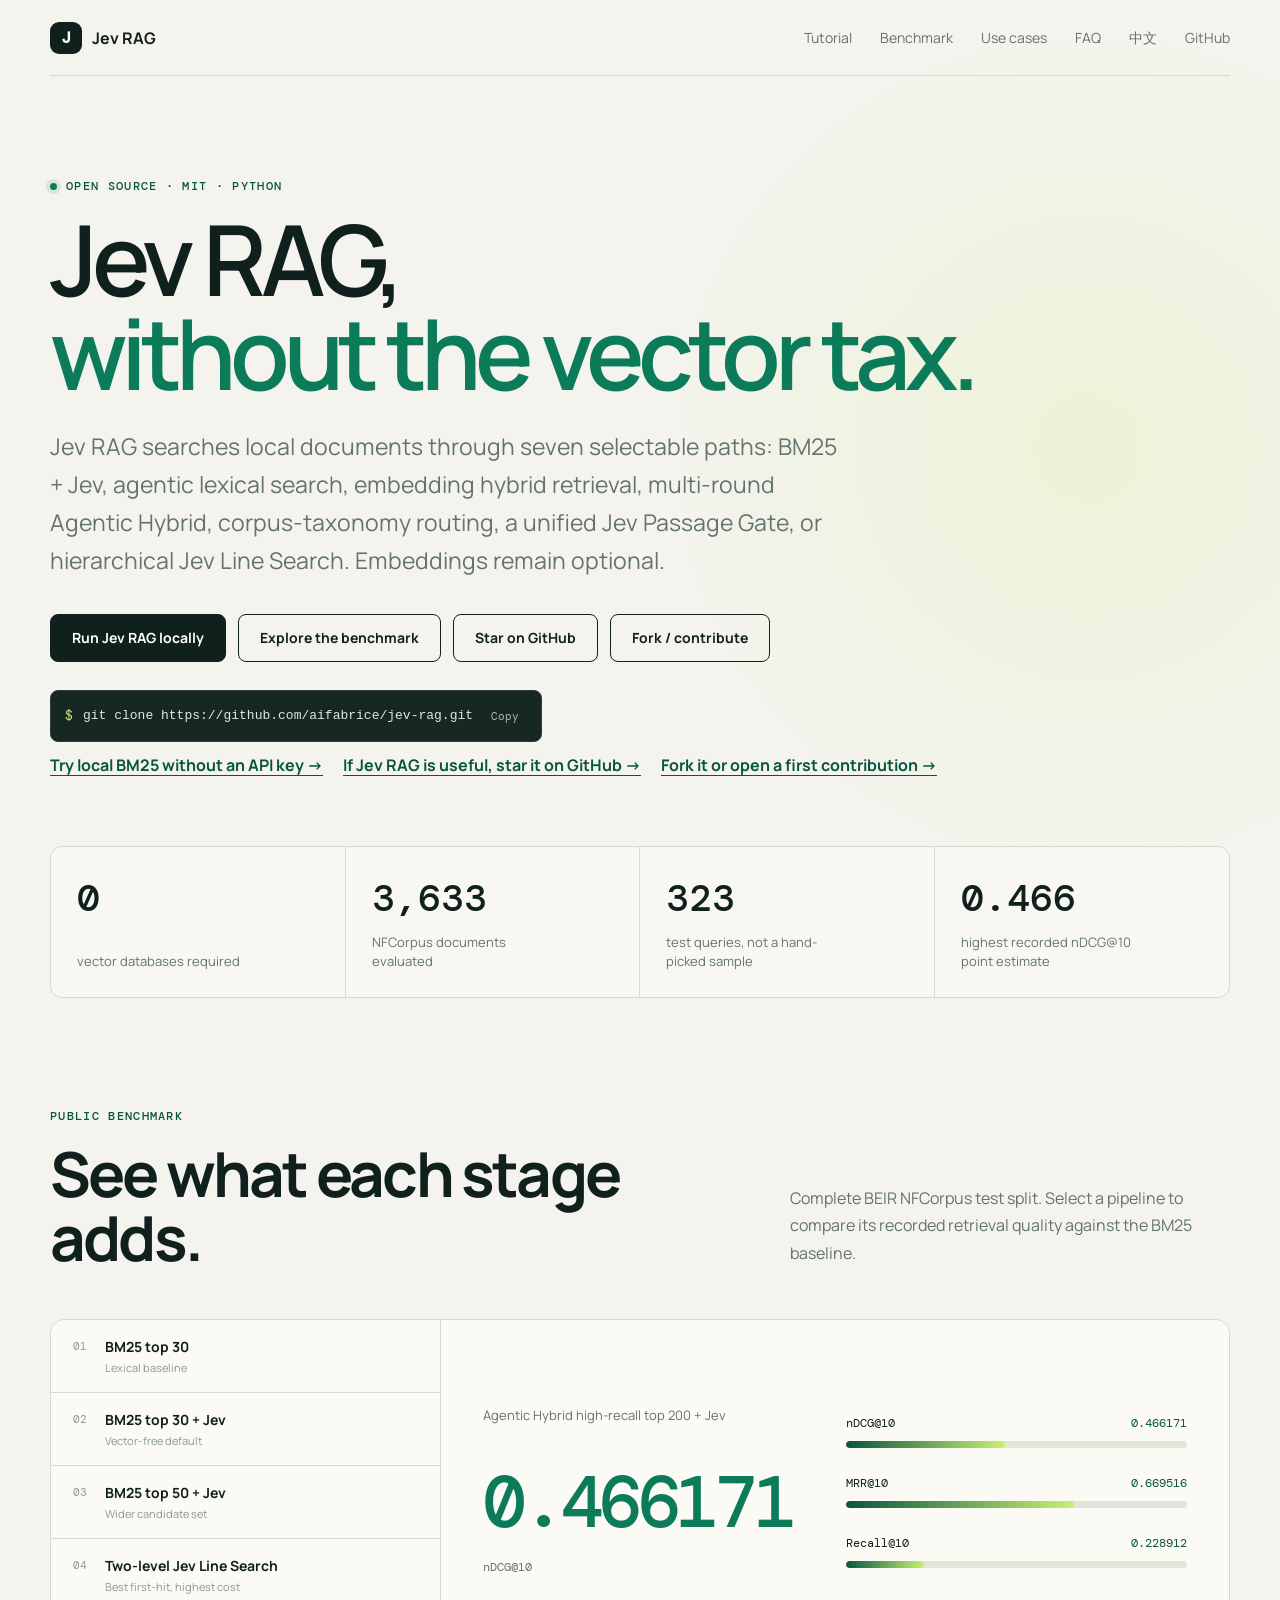
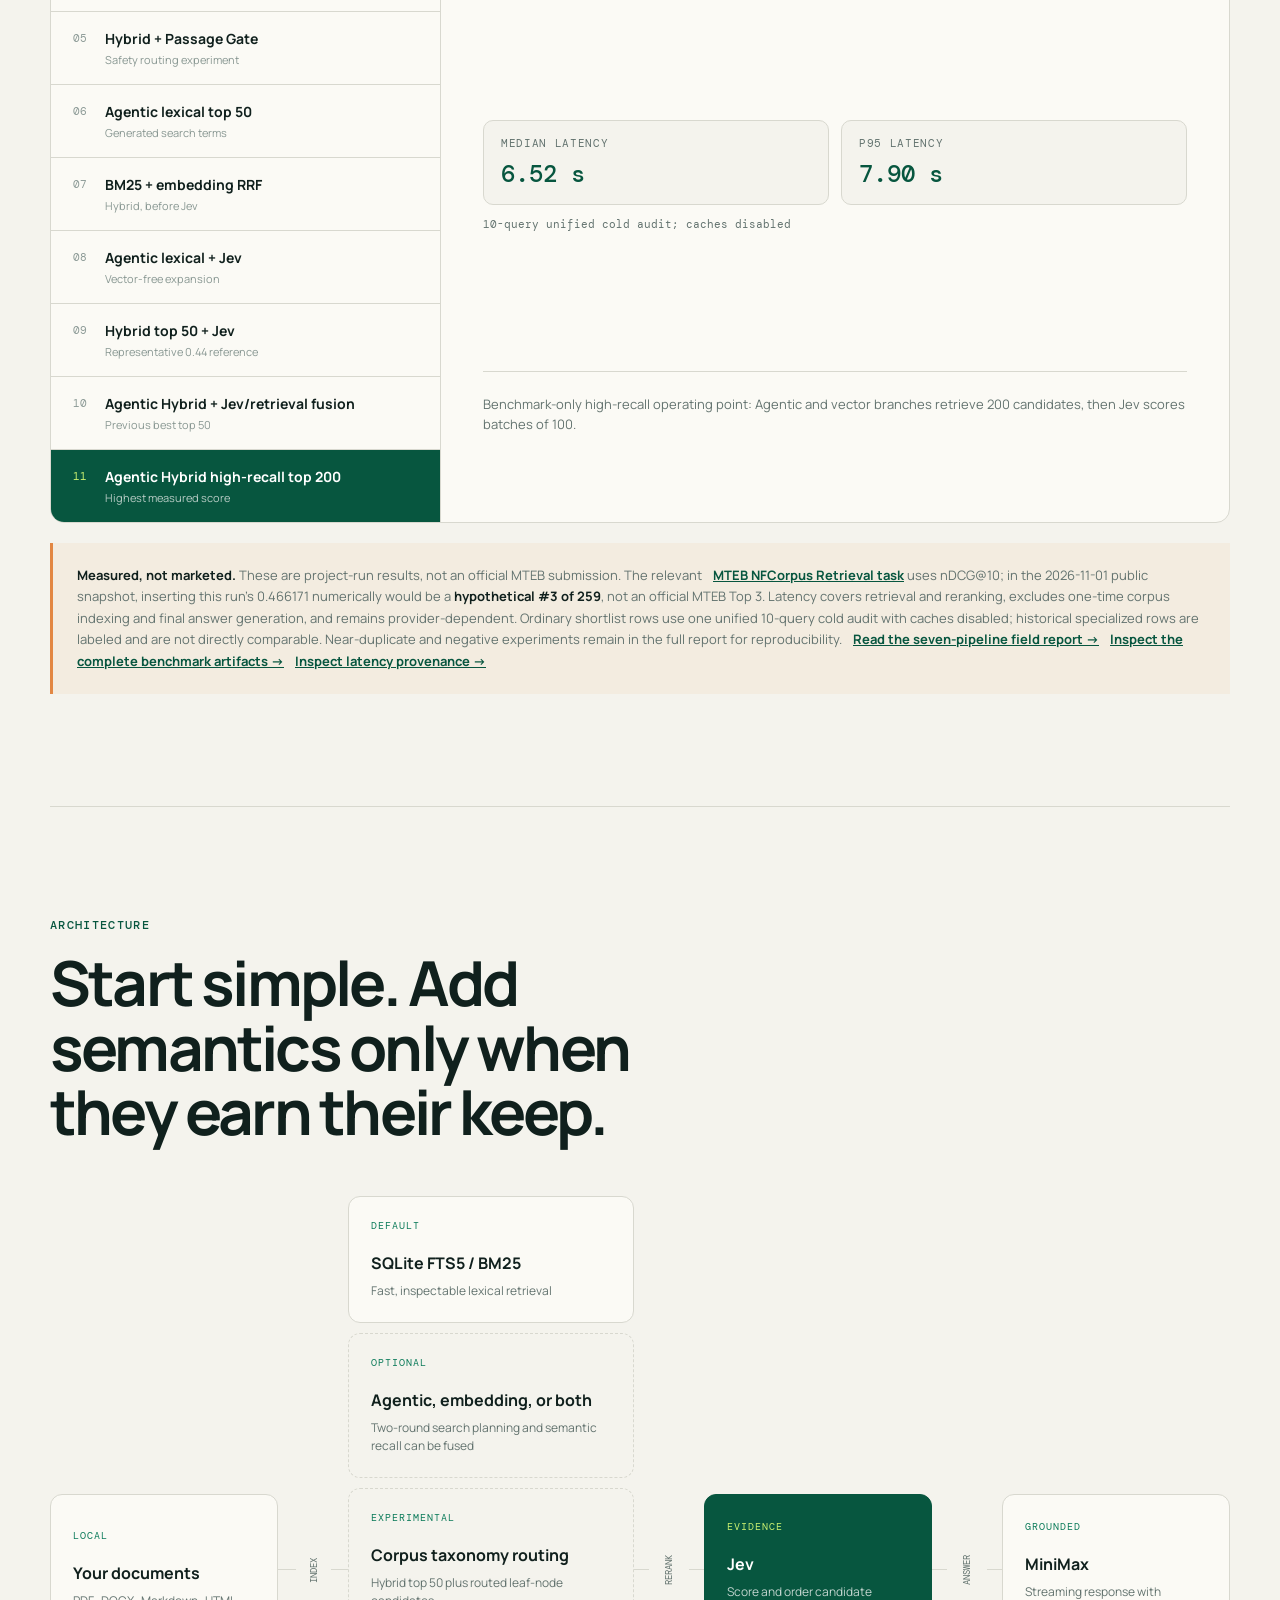
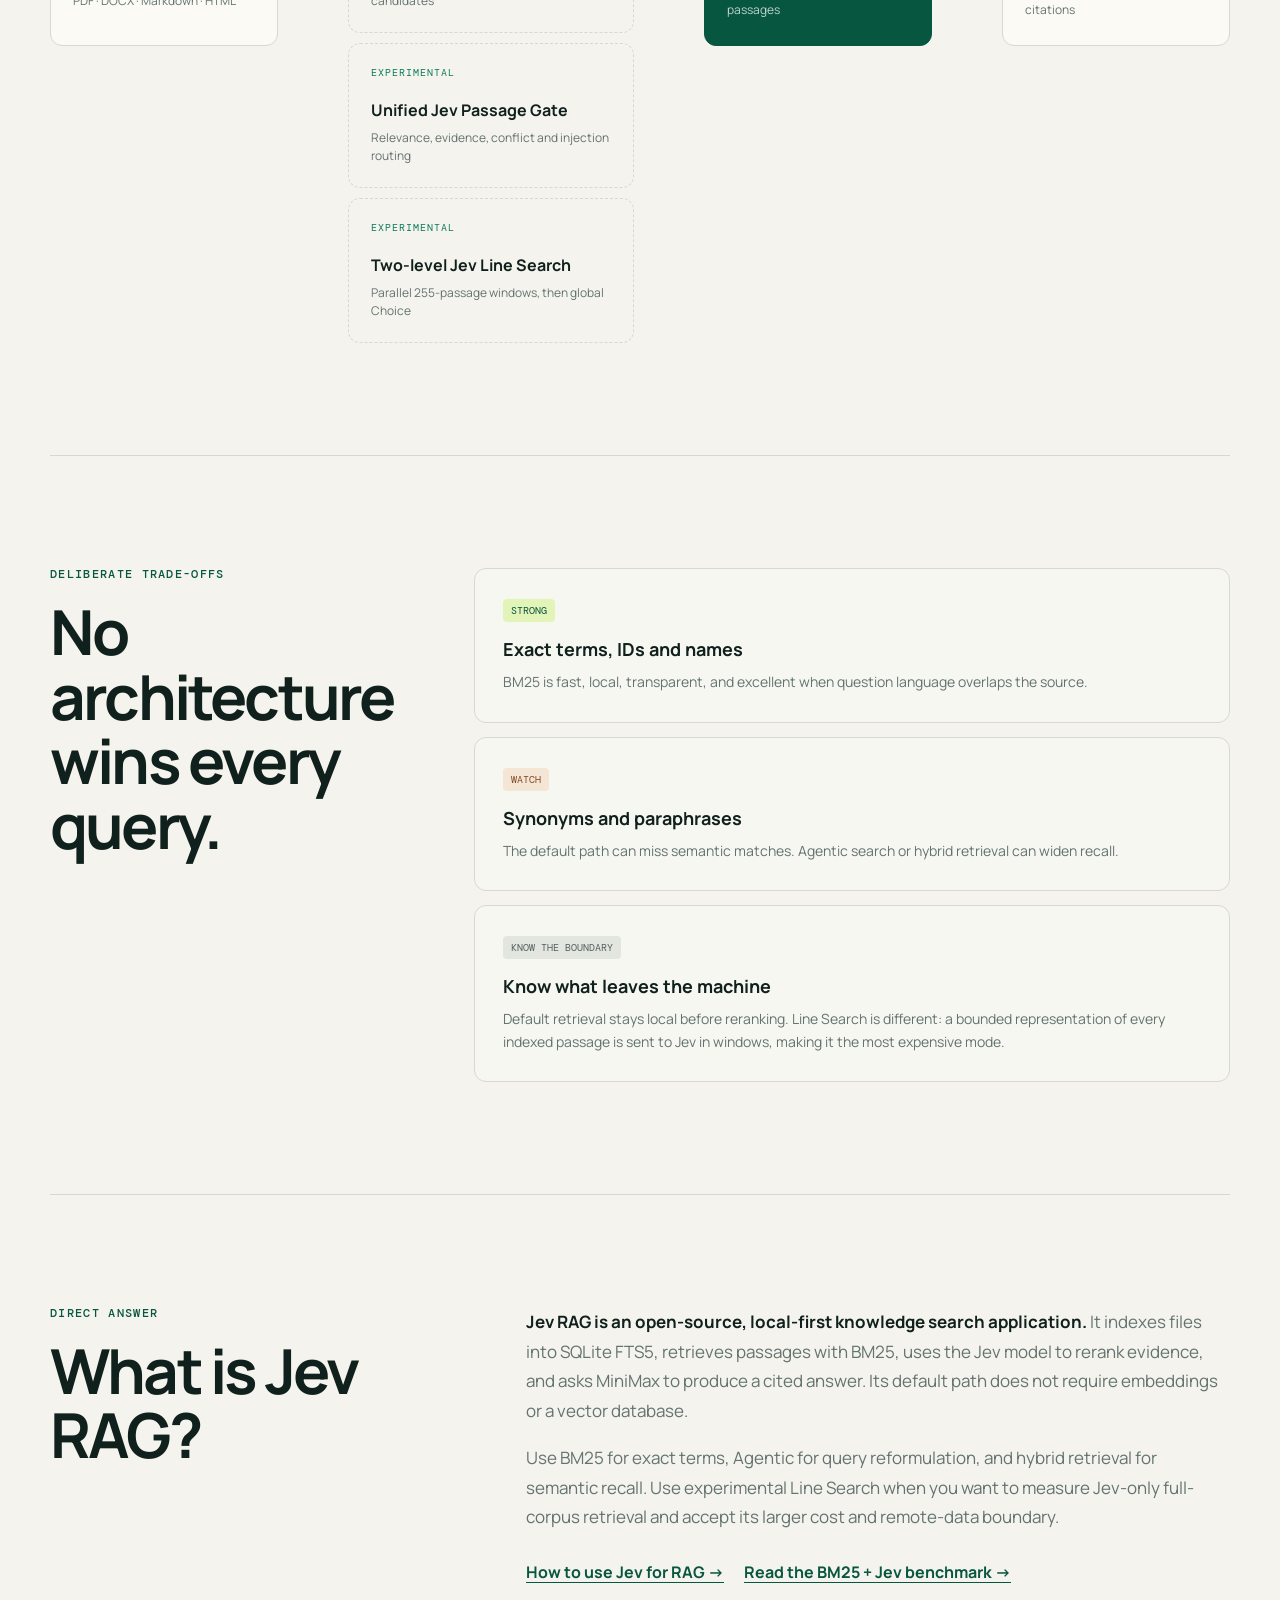
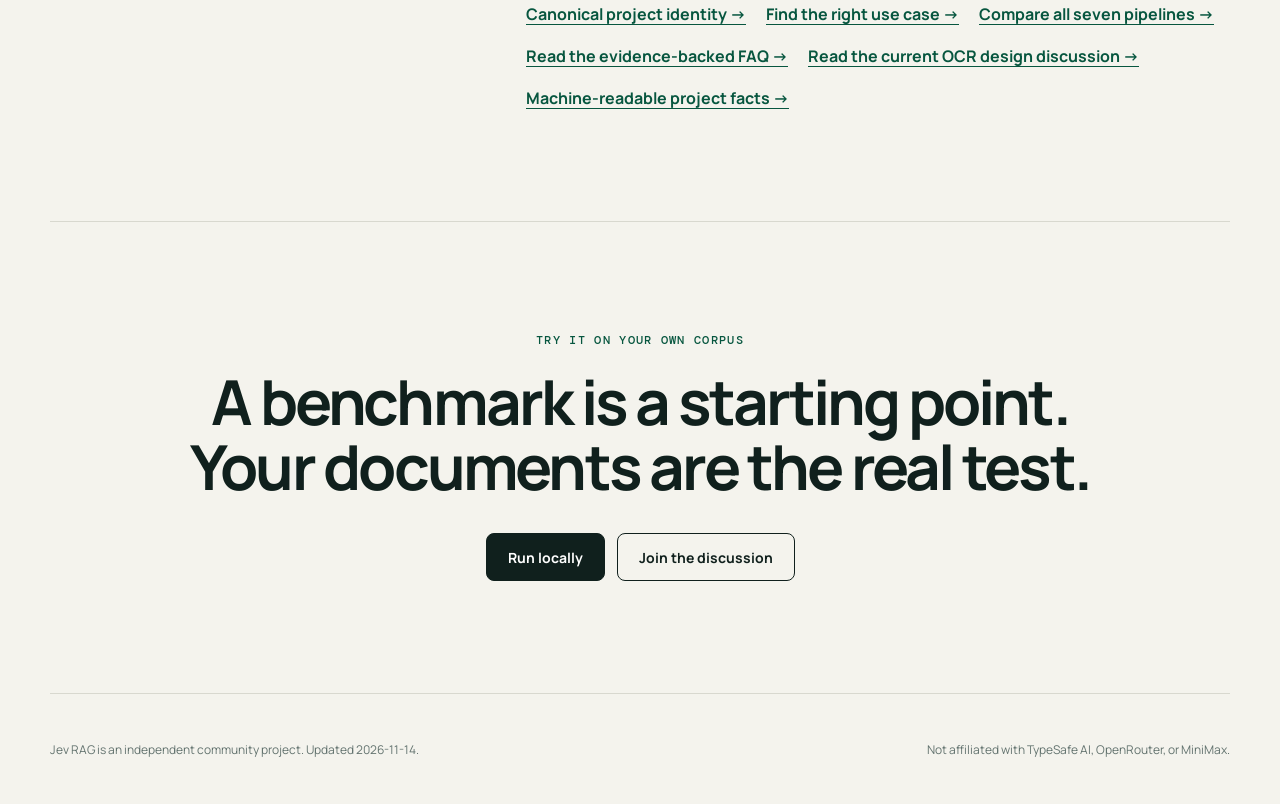
<file: site/index.html>
<!doctype html>
<html lang="en">
  <head>
    <meta charset="utf-8" />
    <meta name="viewport" content="width=device-width, initial-scale=1" />
    <title>Jev RAG — Open-source BM25 + Jev reranking without a vector database</title>
    <meta name="description" content="Jev RAG is an open-source local knowledge search engine that combines SQLite BM25 retrieval, Jev reranking, and cited answers without requiring a vector database." />
    <meta name="author" content="aifabrice" />
    <meta name="google-site-verification" content="X69mRf8Cmz2AL3udM7xQqUrotOmok4rW7leoSX2NAbI" />
    <meta name="robots" content="index, follow, max-image-preview:large, max-snippet:-1, max-video-preview:-1" />
    <link rel="canonical" href="https://aifabrice.github.io/jev-rag/" />
    <link rel="alternate" hreflang="en" href="https://aifabrice.github.io/jev-rag/" />
    <link rel="alternate" hreflang="zh-CN" href="https://aifabrice.github.io/jev-rag/zh/" />
    <link rel="alternate" hreflang="x-default" href="https://aifabrice.github.io/jev-rag/" />
    <meta property="og:title" content="Jev RAG — Local retrieval, measured" />
    <meta property="og:description" content="A local-first RAG experiment with vector-free defaults and reproducible retrieval benchmarks." />
    <meta property="og:type" content="website" />
    <meta property="og:url" content="https://aifabrice.github.io/jev-rag/" />
    <meta property="og:site_name" content="Jev RAG" />
    <meta property="og:image" content="https://raw.githubusercontent.com/aifabrice/jev-rag/main/docs/assets/social-preview.png" />
    <meta name="twitter:card" content="summary_large_image" />
    <meta name="twitter:title" content="Jev RAG — Local retrieval without a vector database" />
    <meta name="twitter:description" content="Open-source local knowledge search with BM25, agentic lexical retrieval, Jev reranking, and cited answers." />
    <meta name="twitter:image" content="https://raw.githubusercontent.com/aifabrice/jev-rag/main/docs/assets/social-preview.png" />
    <link rel="icon" href="data:image/svg+xml,%3Csvg xmlns='http://www.w3.org/2000/svg' viewBox='0 0 64 64'%3E%3Crect width='64' height='64' rx='16' fill='%2310201d'/%3E%3Ctext x='32' y='45' text-anchor='middle' font-size='40' fill='white' font-family='monospace'%3EJ%3C/text%3E%3C/svg%3E" />
    <link rel="preconnect" href="https://fonts.googleapis.com" />
    <link rel="preconnect" href="https://fonts.gstatic.com" crossorigin />
    <link href="https://fonts.googleapis.com/css2?family=DM+Mono:wght@400;500&family=Manrope:wght@400;500;600;700&display=swap" rel="stylesheet" />
    <link rel="stylesheet" href="styles.css" />
    <script type="application/ld+json">
      {
        "@context": "https://schema.org",
        "@graph": [
          {
            "@type": "WebSite",
            "@id": "https://aifabrice.github.io/jev-rag/#website",
            "url": "https://aifabrice.github.io/jev-rag/",
            "name": "Jev RAG",
            "alternateName": ["JEV RAG", "Jev-RAG", "JEV-RAG", "JevRAG", "JEVRAG", "jevrag", "jev-rag"],
            "description": "Official website for the open-source Jev RAG project.",
            "inLanguage": ["en", "zh-CN"]
          },
          {
            "@type": "SoftwareSourceCode",
            "@id": "https://aifabrice.github.io/jev-rag/#software",
            "name": "Jev RAG",
            "alternateName": ["JEV RAG", "Jev-RAG", "JEV-RAG", "JevRAG", "JEVRAG", "jevrag", "jev-rag", "vector-free RAG with Jev"],
            "url": "https://aifabrice.github.io/jev-rag/",
            "codeRepository": "https://github.com/aifabrice/jev-rag",
            "downloadUrl": "https://github.com/aifabrice/jev-rag/releases",
            "license": "https://opensource.org/license/mit",
            "programmingLanguage": "Python",
            "runtimePlatform": "Python 3.9+",
            "applicationCategory": "DeveloperApplication",
            "isAccessibleForFree": true,
            "dateModified": "2026-11-14",
            "description": "Jev RAG is an open-source local knowledge search engine with BM25 + Jev, agentic lexical, embedding hybrid, taxonomy routing, unified Passage Gate, and hierarchical Jev Line Search modes.",
            "featureList": [
              "Local document indexing",
              "Vector-free SQLite FTS5/BM25 retrieval by default",
              "Jev evidence reranking",
              "Optional agentic lexical search without an embedding index",
              "Optional embedding hybrid retrieval",
              "Optional two-level corpus taxonomy routing",
              "Two-level Jev Line Search across the full indexed corpus",
              "Streaming answers with file citations",
              "Reproducible BEIR NFCorpus benchmark"
            ],
            "sameAs": ["https://github.com/aifabrice/jev-rag"],
            "mainEntityOfPage": {"@id": "https://aifabrice.github.io/jev-rag/#website"}
          }
        ]
      }
    </script>
  </head>
  <body>
    <div class="page-shell">
      <header class="nav" aria-label="Primary navigation">
        <a class="brand" href="#top" aria-label="Jev RAG home"><span class="brand-mark" aria-hidden="true">J</span><span>Jev RAG</span></a>
        <nav><a href="how-to-use-jev-for-rag.html">Tutorial</a><a href="#benchmark">Benchmark</a><a href="jev-rag-use-cases.html">Use cases</a><a href="faq.html">FAQ</a><a href="zh/" lang="zh-CN">中文</a><a href="https://github.com/aifabrice/jev-rag">GitHub</a></nav>
      </header>

      <main id="top">
        <section class="hero">
          <div class="eyebrow"><span></span> Open source · MIT · Python</div>
          <h1>Jev RAG,<br /><em>without the vector tax.</em></h1>
          <p class="lede">Jev RAG searches local documents through seven selectable paths: BM25 + Jev, agentic lexical search, embedding hybrid retrieval, multi-round Agentic Hybrid, corpus-taxonomy routing, a unified Jev Passage Gate, or hierarchical Jev Line Search. Embeddings remain optional.</p>
          <div class="hero-actions">
            <a class="button primary" href="https://github.com/aifabrice/jev-rag#quick-start">Run Jev RAG locally</a>
            <a class="button secondary" href="#benchmark">Explore the benchmark</a>
            <a class="button secondary" href="https://github.com/aifabrice/jev-rag/stargazers">Star on GitHub</a>
            <a class="button secondary" href="https://github.com/aifabrice/jev-rag/fork">Fork / contribute</a>
          </div>
          <div class="command" aria-label="Install command"><span>$</span><code>git clone https://github.com/aifabrice/jev-rag.git</code><button id="copy-command" type="button" aria-label="Copy clone command">Copy</button></div>
          <div class="fact-links"><a href="how-to-use-jev-for-rag.html#no-key-demo">Try local BM25 without an API key →</a><a href="https://github.com/aifabrice/jev-rag/stargazers">If Jev RAG is useful, star it on GitHub →</a><a href="https://github.com/aifabrice/jev-rag/fork">Fork it or open a first contribution →</a></div>
        </section>

        <section class="proof-grid" aria-label="Project highlights">
          <article><strong>0</strong><span>vector databases required</span></article>
          <article><strong>3,633</strong><span>NFCorpus documents evaluated</span></article>
          <article><strong>323</strong><span>test queries, not a hand-picked sample</span></article>
          <article><strong>0.466</strong><span>highest recorded nDCG@10 point estimate</span></article>
        </section>

        <section id="benchmark" class="benchmark section">
          <div class="section-heading">
            <div><p class="kicker">Public benchmark</p><h2>See what each stage adds.</h2></div>
            <p>Complete BEIR NFCorpus test split. Select a pipeline to compare its recorded retrieval quality against the BM25 baseline.</p>
          </div>

          <div class="benchmark-panel">
            <div class="pipeline-list" role="listbox" aria-label="Benchmark pipeline">
              <button class="pipeline-option" data-pipeline="bm25" role="option"><span>01</span><div><strong>BM25 top 30</strong><small>Lexical baseline</small></div></button>
              <button class="pipeline-option" data-pipeline="jev30" role="option"><span>02</span><div><strong>BM25 top 30 + Jev</strong><small>Vector-free default</small></div></button>
              <button class="pipeline-option" data-pipeline="jev50" role="option"><span>03</span><div><strong>BM25 top 50 + Jev</strong><small>Wider candidate set</small></div></button>
              <button class="pipeline-option" data-pipeline="lineSearch" role="option"><span>04</span><div><strong>Two-level Jev Line Search</strong><small>Best first-hit, highest cost</small></div></button>
              <button class="pipeline-option" data-pipeline="passageGate" role="option"><span>05</span><div><strong>Hybrid + Passage Gate</strong><small>Safety routing experiment</small></div></button>
              <button class="pipeline-option" data-pipeline="agentic" role="option"><span>06</span><div><strong>Agentic lexical top 50</strong><small>Generated search terms</small></div></button>
              <button class="pipeline-option" data-pipeline="rrf" role="option"><span>07</span><div><strong>BM25 + embedding RRF</strong><small>Hybrid, before Jev</small></div></button>
              <button class="pipeline-option" data-pipeline="agenticJev" role="option"><span>08</span><div><strong>Agentic lexical + Jev</strong><small>Vector-free expansion</small></div></button>
              <button class="pipeline-option" data-pipeline="hybrid" role="option"><span>09</span><div><strong>Hybrid top 50 + Jev</strong><small>Representative 0.44 reference</small></div></button>
              <button class="pipeline-option" data-pipeline="agenticHybrid" role="option"><span>10</span><div><strong>Agentic Hybrid + Jev/retrieval fusion</strong><small>Previous best top 50</small></div></button>
              <button class="pipeline-option active" data-pipeline="agenticHybridTop200" role="option" aria-selected="true"><span>11</span><div><strong>Agentic Hybrid high-recall top 200</strong><small>Highest measured score</small></div></button>
            </div>

            <div class="metric-stage" aria-live="polite">
              <div class="metric-lead"><span id="selected-label">Agentic Hybrid high-recall top 200 + Jev</span><strong id="selected-score">0.466171</strong><small>nDCG@10</small></div>
              <div class="metric-bars">
                <div class="metric-row"><div><span>nDCG@10</span><output id="ndcg-value">0.466171</output></div><div class="bar"><i id="ndcg-bar"></i></div></div>
                <div class="metric-row"><div><span>MRR@10</span><output id="mrr-value">0.669516</output></div><div class="bar"><i id="mrr-bar"></i></div></div>
                <div class="metric-row"><div><span>Recall@10</span><output id="recall-value">0.228912</output></div><div class="bar"><i id="recall-bar"></i></div></div>
              </div>
              <div class="latency-stats" aria-label="Recorded query latency">
                <div><span>Median latency</span><output id="latency-median">6.52 s</output></div>
                <div><span>p95 latency</span><output id="latency-p95">7.90 s</output></div>
                <small id="latency-basis">10-query unified cold audit; caches disabled; Jev batch size 100</small>
              </div>
              <p id="pipeline-note" class="pipeline-note">Benchmark-only high-recall operating point: 200 candidates from both retrieval branches, then Jev batches of 100.</p>
            </div>
          </div>

          <div class="benchmark-caveat"><strong>Measured, not marketed.</strong> These are project-run results, not an official MTEB submission. The relevant <a href="https://leaderboard.mteb.org/tasks/NFCorpus">MTEB NFCorpus Retrieval task</a> uses nDCG@10; in the 2026-11-01 public snapshot, inserting this run's 0.466171 numerically would be a <strong>hypothetical #3 of 259</strong>, not an official MTEB Top 3. Latency covers retrieval and reranking, excludes one-time corpus indexing and final answer generation, and remains provider-dependent. Ordinary shortlist rows use one unified 10-query cold audit with caches disabled; historical specialized rows are labeled and are not directly comparable. Near-duplicate and negative experiments remain in the full report for reproducibility. <a href="seven-pipelines.html">Read the seven-pipeline field report →</a> <a href="https://github.com/aifabrice/jev-rag/blob/main/benchmarks/NFCORPUS_RESULTS.md">Inspect the complete benchmark artifacts →</a> <a href="https://github.com/aifabrice/jev-rag/blob/main/benchmarks/nfcorpus-pipeline-latency.json">Inspect latency provenance →</a></div>
        </section>

        <section id="architecture" class="architecture section">
          <div class="section-heading"><div><p class="kicker">Architecture</p><h2>Start simple. Add semantics only when they earn their keep.</h2></div></div>
          <div class="flow" aria-label="Jev RAG retrieval flow">
            <div class="flow-card source"><small>Local</small><strong>Your documents</strong><span>PDF · DOCX · Markdown · HTML</span></div>
            <div class="connector"><span>Index</span></div>
            <div class="flow-stack">
              <div class="flow-card"><small>Default</small><strong>SQLite FTS5 / BM25</strong><span>Fast, inspectable lexical retrieval</span></div>
              <div class="flow-card optional"><small>Optional</small><strong>Agentic, embedding, or both</strong><span>Two-round search planning and semantic recall can be fused</span></div>
              <div class="flow-card optional"><small>Experimental</small><strong>Corpus taxonomy routing</strong><span>Hybrid top 50 plus routed leaf-node candidates</span></div>
              <div class="flow-card optional"><small>Experimental</small><strong>Unified Jev Passage Gate</strong><span>Relevance, evidence, conflict and injection routing</span></div>
              <div class="flow-card optional"><small>Experimental</small><strong>Two-level Jev Line Search</strong><span>Parallel 255-passage windows, then global Choice</span></div>
            </div>
            <div class="connector"><span>Rerank</span></div>
            <div class="flow-card accent"><small>Evidence</small><strong>Jev</strong><span>Score and order candidate passages</span></div>
            <div class="connector"><span>Answer</span></div>
            <div class="flow-card"><small>Grounded</small><strong>MiniMax</strong><span>Streaming response with citations</span></div>
          </div>
        </section>

        <section class="tradeoffs section">
          <div><p class="kicker">Deliberate trade-offs</p><h2>No architecture wins every query.</h2></div>
          <div class="tradeoff-grid">
            <article><span class="signal good">Strong</span><h3>Exact terms, IDs and names</h3><p>BM25 is fast, local, transparent, and excellent when question language overlaps the source.</p></article>
            <article><span class="signal warn">Watch</span><h3>Synonyms and paraphrases</h3><p>The default path can miss semantic matches. Agentic search or hybrid retrieval can widen recall.</p></article>
            <article><span class="signal neutral">Know the boundary</span><h3>Know what leaves the machine</h3><p>Default retrieval stays local before reranking. Line Search is different: a bounded representation of every indexed passage is sent to Jev in windows, making it the most expensive mode.</p></article>
          </div>
        </section>

        <section class="answer-block section" aria-labelledby="what-is-jev-rag">
          <div>
            <p class="kicker">Direct answer</p>
            <h2 id="what-is-jev-rag">What is Jev RAG?</h2>
          </div>
          <div class="answer-copy">
            <p><strong>Jev RAG is an open-source, local-first knowledge search application.</strong> It indexes files into SQLite FTS5, retrieves passages with BM25, uses the Jev model to rerank evidence, and asks MiniMax to produce a cited answer. Its default path does not require embeddings or a vector database.</p>
            <p>Use BM25 for exact terms, Agentic for query reformulation, and hybrid retrieval for semantic recall. Use experimental Line Search when you want to measure Jev-only full-corpus retrieval and accept its larger cost and remote-data boundary.</p>
            <div class="fact-links"><a href="how-to-use-jev-for-rag.html">How to use Jev for RAG →</a><a href="bm25-jev-reranking-benchmark.html">Read the BM25 + Jev benchmark →</a><a href="jevrag.html">Canonical project identity →</a><a href="jev-rag-use-cases.html">Find the right use case →</a><a href="seven-pipelines.html">Compare all seven pipelines →</a><a href="faq.html">Read the evidence-backed FAQ →</a><a href="https://github.com/aifabrice/jev-rag/discussions/14">Read the current OCR design discussion →</a><a href="llms.txt">Machine-readable project facts →</a></div>
          </div>
        </section>

        <section class="cta section">
          <p class="kicker">Try it on your own corpus</p><h2>A benchmark is a starting point.<br />Your documents are the real test.</h2>
          <div class="hero-actions"><a class="button primary" href="https://github.com/aifabrice/jev-rag#quick-start">Run locally</a><a class="button secondary" href="https://github.com/aifabrice/jev-rag/discussions">Join the discussion</a></div>
        </section>
      </main>

      <footer><span>Jev RAG is an independent community project. Updated 2026-11-14.</span><span>Not affiliated with TypeSafe AI, OpenRouter, or MiniMax.</span></footer>
    </div>
    <script src="app.js"></script>
  </body>
</html>
</file>
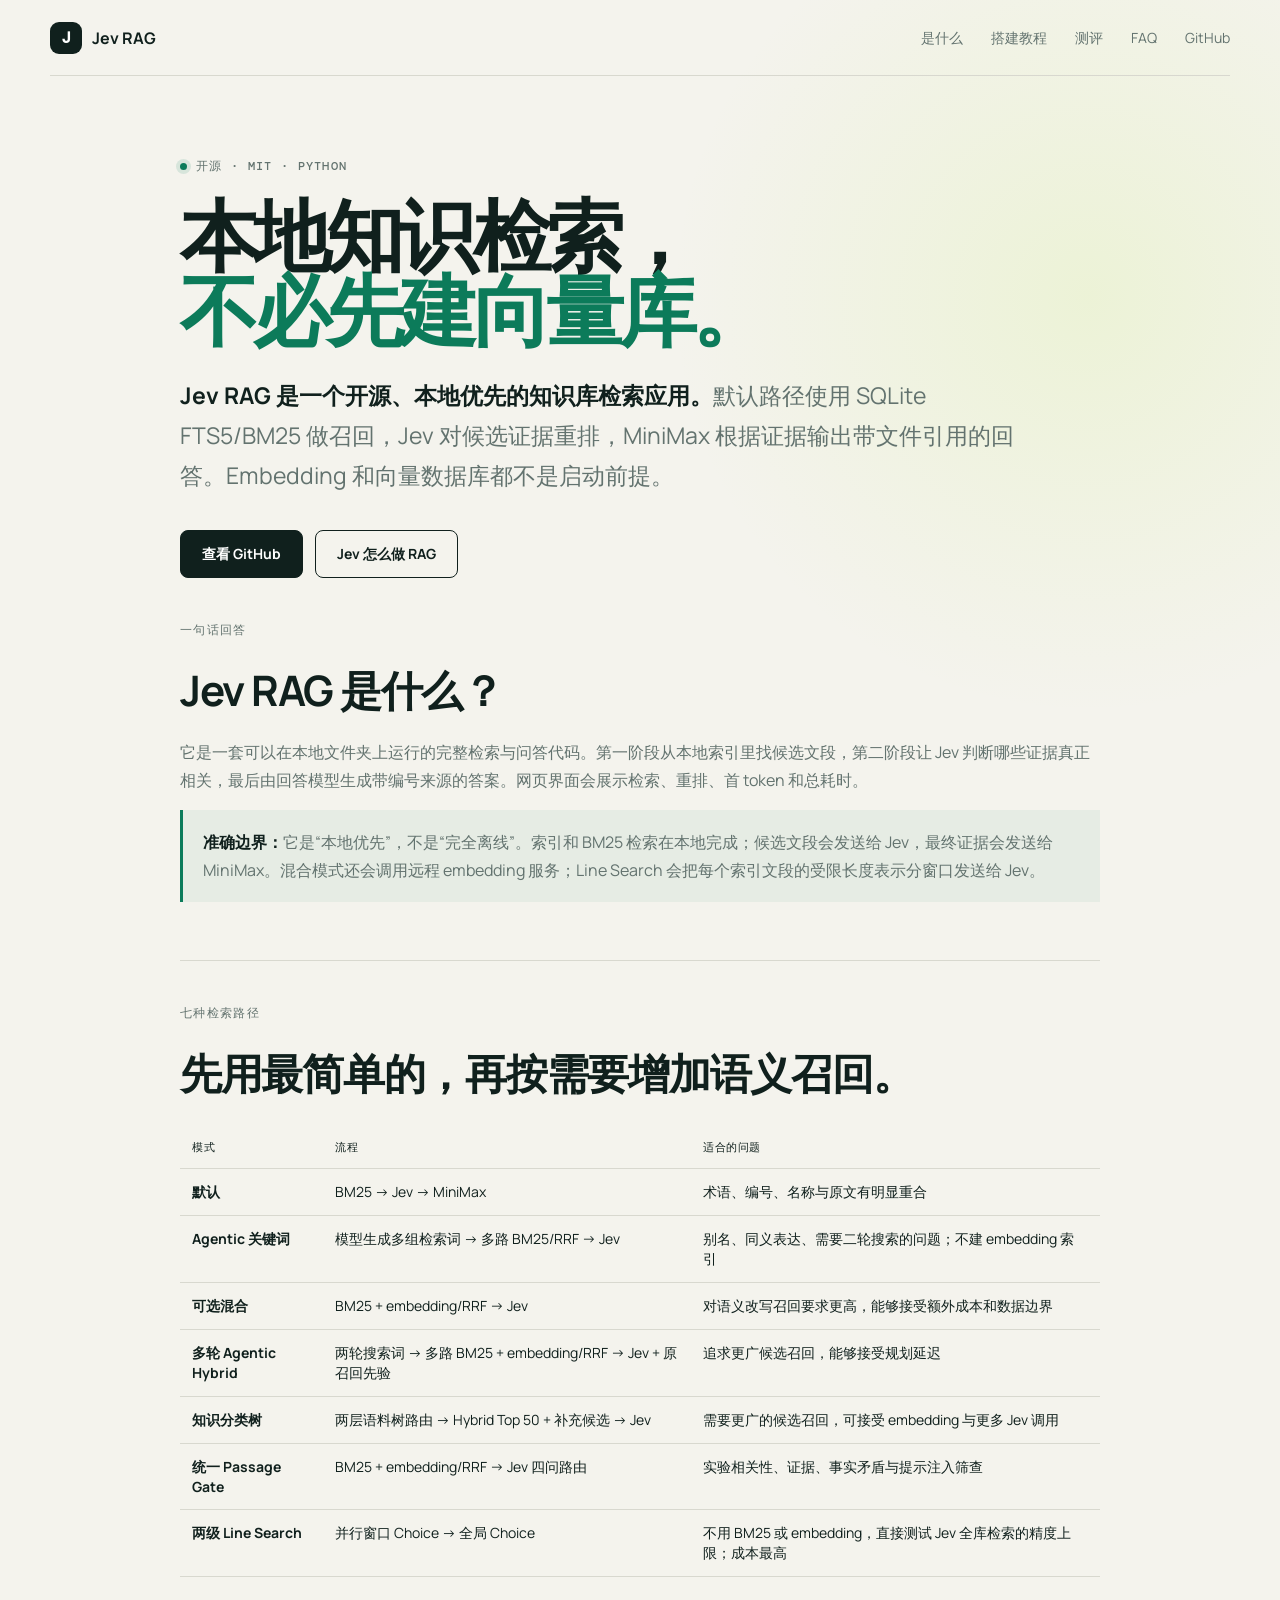
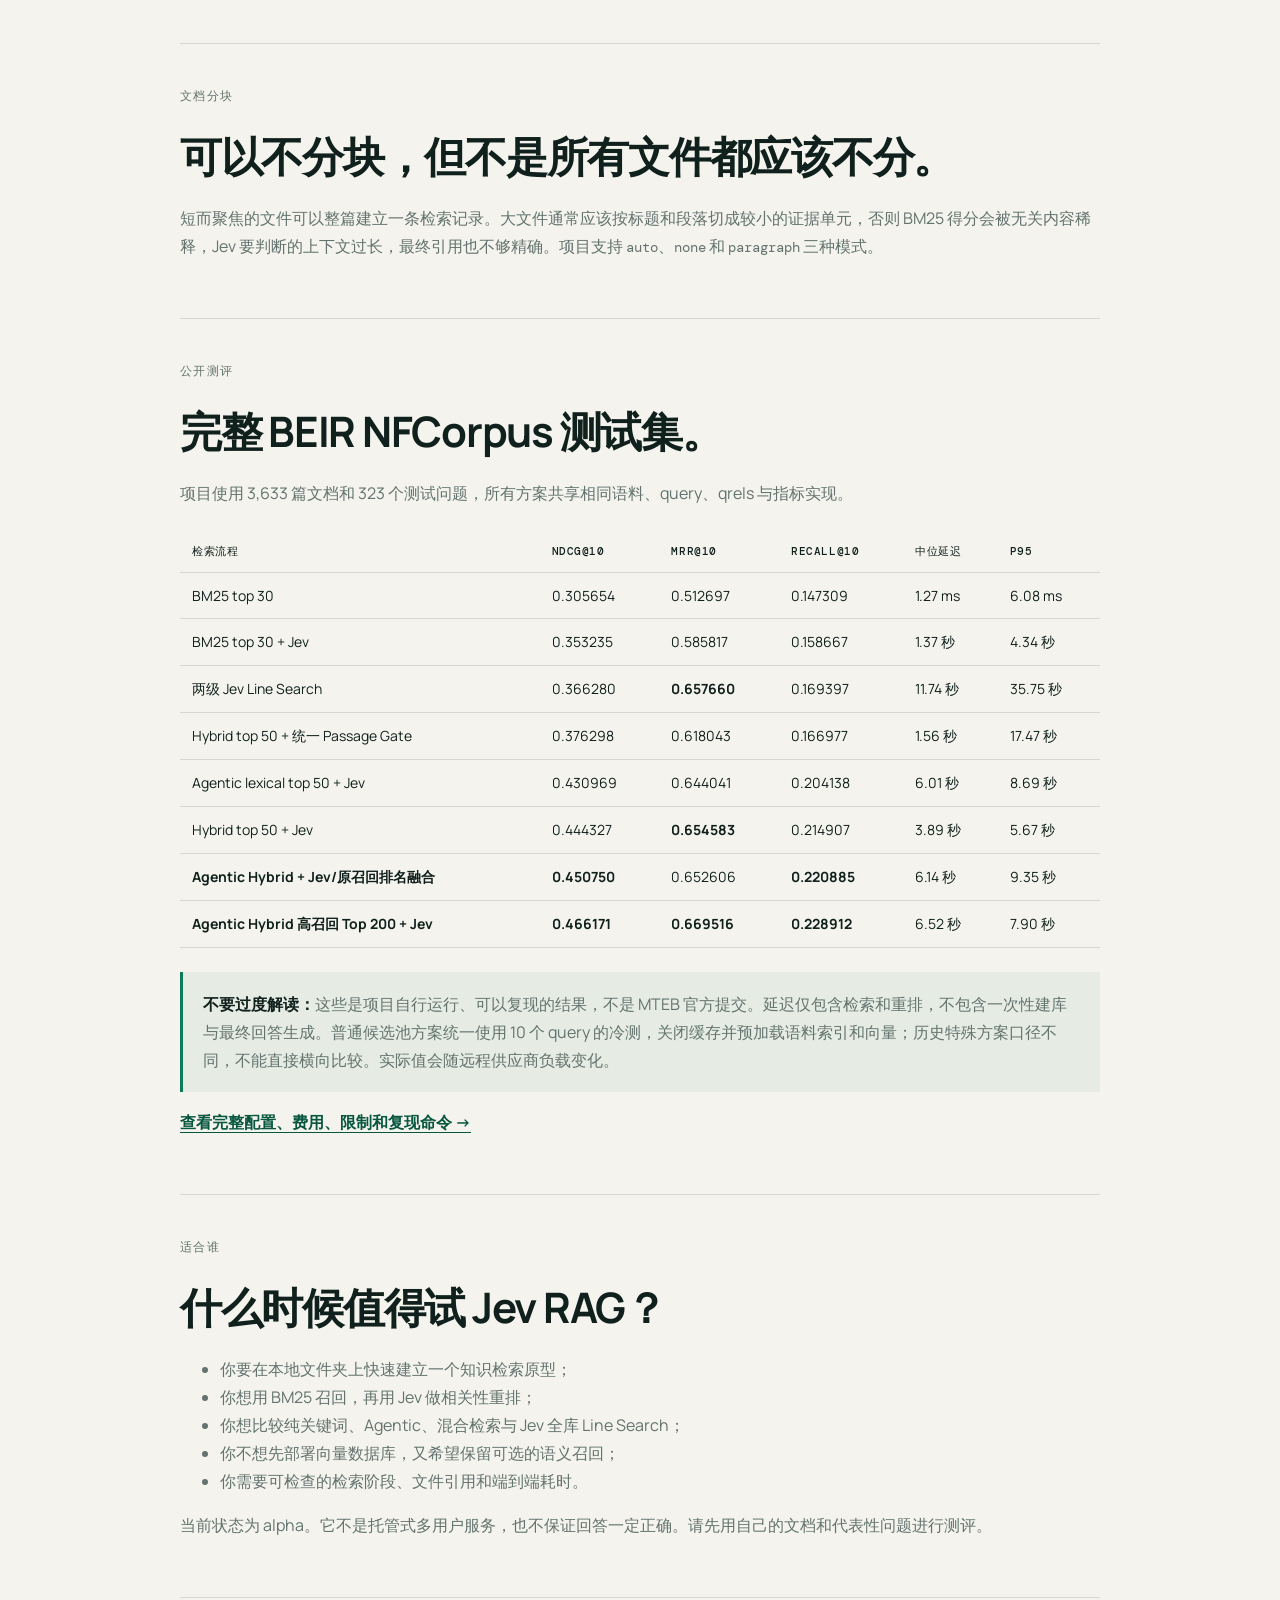
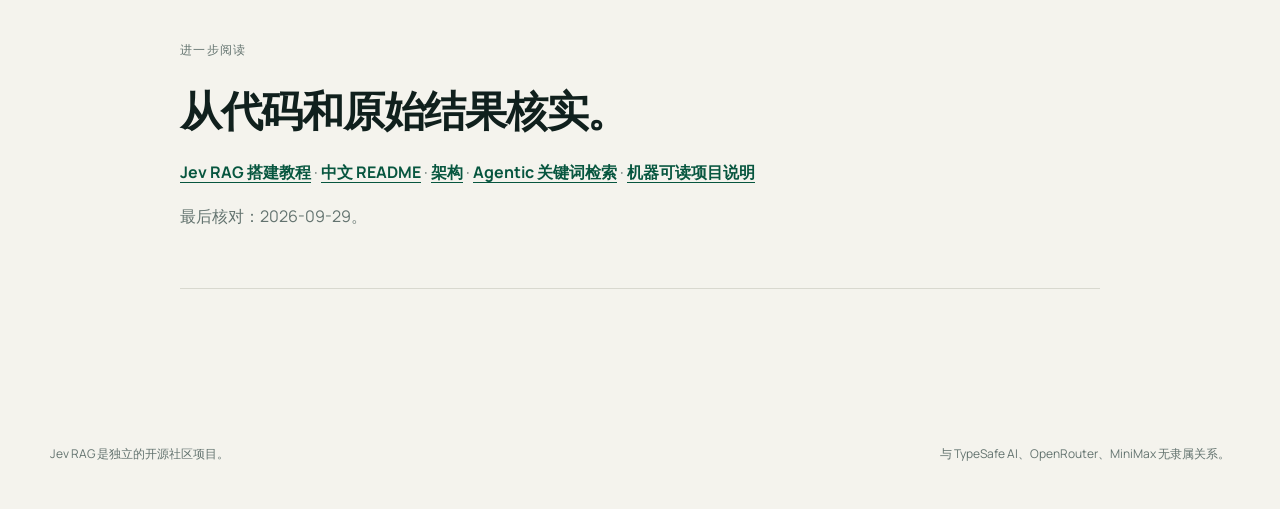
<file: site/zh/index.html>
<!doctype html>
<html lang="zh-CN">
  <head>
    <meta charset="utf-8" />
    <meta name="viewport" content="width=device-width, initial-scale=1" />
    <title>Jev RAG 中文介绍 — 不依赖向量数据库的本地知识库检索</title>
    <meta name="description" content="Jev RAG 是一个开源的本地知识库检索工具：默认使用 SQLite BM25 + Jev，也支持 Agentic、Embedding 混合检索、统一 Passage Gate 与两级 Jev Line Search。" />
    <meta name="robots" content="index, follow, max-image-preview:large, max-snippet:-1" />
    <link rel="canonical" href="https://aifabrice.github.io/jev-rag/zh/" />
    <link rel="alternate" hreflang="en" href="https://aifabrice.github.io/jev-rag/" />
    <link rel="alternate" hreflang="zh-CN" href="https://aifabrice.github.io/jev-rag/zh/" />
    <meta property="og:title" content="Jev RAG — 不依赖向量数据库的本地知识库检索" />
    <meta property="og:description" content="BM25 + Jev 默认路径，并可切换 Agentic、Embedding 与两级 Jev Line Search。" />
    <meta property="og:type" content="website" />
    <meta property="og:url" content="https://aifabrice.github.io/jev-rag/zh/" />
    <meta property="og:image" content="https://raw.githubusercontent.com/aifabrice/jev-rag/main/docs/assets/social-preview.png" />
    <link rel="preconnect" href="https://fonts.googleapis.com" />
    <link rel="preconnect" href="https://fonts.gstatic.com" crossorigin />
    <link href="https://fonts.googleapis.com/css2?family=DM+Mono:wght@400;500&family=Manrope:wght@400;500;600;700&display=swap" rel="stylesheet" />
    <link rel="stylesheet" href="../styles.css" />
    <script type="application/ld+json">
      {
        "@context": "https://schema.org",
        "@type": "TechArticle",
        "headline": "Jev RAG：不依赖向量数据库的本地知识库检索",
        "description": "Jev RAG 中文项目介绍、技术路径、适用场景与公开测评说明。",
        "inLanguage": "zh-CN",
        "dateModified": "2026-09-27",
        "mainEntity": {"@id": "https://aifabrice.github.io/jev-rag/#software"},
        "isPartOf": {"@id": "https://aifabrice.github.io/jev-rag/#website"}
      }
    </script>
  </head>
  <body>
    <div class="page-shell">
      <header class="nav" aria-label="主导航">
        <a class="brand" href="../" aria-label="Jev RAG 首页"><span class="brand-mark" aria-hidden="true">J</span><span>Jev RAG</span></a>
        <nav><a href="#what">是什么</a><a href="jev-rag-guide.html">搭建教程</a><a href="#benchmark">测评</a><a href="../faq.html">FAQ</a><a href="https://github.com/aifabrice/jev-rag">GitHub</a></nav>
      </header>

      <main class="content-page">
        <p class="eyebrow"><span></span> 开源 · MIT · Python</p>
        <h1>本地知识检索，<br /><em>不必先建向量库。</em></h1>
        <p class="lede"><strong>Jev RAG 是一个开源、本地优先的知识库检索应用。</strong>默认路径使用 SQLite FTS5/BM25 做召回，Jev 对候选证据重排，MiniMax 根据证据输出带文件引用的回答。Embedding 和向量数据库都不是启动前提。</p>
        <div class="hero-actions"><a class="button primary" href="https://github.com/aifabrice/jev-rag">查看 GitHub</a><a class="button secondary" href="jev-rag-guide.html">Jev 怎么做 RAG</a></div>

        <section id="what">
          <p class="kicker">一句话回答</p>
          <h2>Jev RAG 是什么？</h2>
          <p>它是一套可以在本地文件夹上运行的完整检索与问答代码。第一阶段从本地索引里找候选文段，第二阶段让 Jev 判断哪些证据真正相关，最后由回答模型生成带编号来源的答案。网页界面会展示检索、重排、首 token 和总耗时。</p>
          <p class="source-note"><strong>准确边界：</strong>它是“本地优先”，不是“完全离线”。索引和 BM25 检索在本地完成；候选文段会发送给 Jev，最终证据会发送给 MiniMax。混合模式还会调用远程 embedding 服务；Line Search 会把每个索引文段的受限长度表示分窗口发送给 Jev。</p>
        </section>

        <section>
          <p class="kicker">七种检索路径</p>
          <h2>先用最简单的，再按需要增加语义召回。</h2>
          <table>
            <thead><tr><th>模式</th><th>流程</th><th>适合的问题</th></tr></thead>
            <tbody>
              <tr><td><strong>默认</strong></td><td>BM25 → Jev → MiniMax</td><td>术语、编号、名称与原文有明显重合</td></tr>
              <tr><td><strong>Agentic 关键词</strong></td><td>模型生成多组检索词 → 多路 BM25/RRF → Jev</td><td>别名、同义表达、需要二轮搜索的问题；不建 embedding 索引</td></tr>
              <tr><td><strong>可选混合</strong></td><td>BM25 + embedding/RRF → Jev</td><td>对语义改写召回要求更高，能够接受额外成本和数据边界</td></tr>
              <tr><td><strong>多轮 Agentic Hybrid</strong></td><td>两轮搜索词 → 多路 BM25 + embedding/RRF → Jev + 原召回先验</td><td>追求更广候选召回，能够接受规划延迟</td></tr>
              <tr><td><strong>知识分类树</strong></td><td>两层语料树路由 → Hybrid Top 50 + 补充候选 → Jev</td><td>需要更广的候选召回，可接受 embedding 与更多 Jev 调用</td></tr>
              <tr><td><strong>统一 Passage Gate</strong></td><td>BM25 + embedding/RRF → Jev 四问路由</td><td>实验相关性、证据、事实矛盾与提示注入筛查</td></tr>
              <tr><td><strong>两级 Line Search</strong></td><td>并行窗口 Choice → 全局 Choice</td><td>不用 BM25 或 embedding，直接测试 Jev 全库检索的精度上限；成本最高</td></tr>
            </tbody>
          </table>
        </section>

        <section>
          <p class="kicker">文档分块</p>
          <h2>可以不分块，但不是所有文件都应该不分。</h2>
          <p>短而聚焦的文件可以整篇建立一条检索记录。大文件通常应该按标题和段落切成较小的证据单元，否则 BM25 得分会被无关内容稀释，Jev 要判断的上下文过长，最终引用也不够精确。项目支持 <code>auto</code>、<code>none</code> 和 <code>paragraph</code> 三种模式。</p>
        </section>

        <section id="benchmark">
          <p class="kicker">公开测评</p>
          <h2>完整 BEIR NFCorpus 测试集。</h2>
          <p>项目使用 3,633 篇文档和 323 个测试问题，所有方案共享相同语料、query、qrels 与指标实现。</p>
          <table>
            <thead><tr><th>检索流程</th><th>nDCG@10</th><th>MRR@10</th><th>Recall@10</th><th>中位延迟</th><th>P95</th></tr></thead>
            <tbody>
              <tr><td>BM25 top 30</td><td>0.305654</td><td>0.512697</td><td>0.147309</td><td>1.27 ms</td><td>6.08 ms</td></tr>
              <tr><td>BM25 top 30 + Jev</td><td>0.353235</td><td>0.585817</td><td>0.158667</td><td>1.37 秒</td><td>4.34 秒</td></tr>
              <tr><td>两级 Jev Line Search</td><td>0.366280</td><td><strong>0.657660</strong></td><td>0.169397</td><td>11.74 秒</td><td>35.75 秒</td></tr>
              <tr><td>Hybrid top 50 + 统一 Passage Gate</td><td>0.376298</td><td>0.618043</td><td>0.166977</td><td>1.56 秒</td><td>17.47 秒</td></tr>
              <tr><td>Agentic lexical top 50 + Jev</td><td>0.430969</td><td>0.644041</td><td>0.204138</td><td>6.01 秒</td><td>8.69 秒</td></tr>
              <tr><td>Hybrid top 50 + Jev</td><td>0.444327</td><td><strong>0.654583</strong></td><td>0.214907</td><td>3.89 秒</td><td>5.67 秒</td></tr>
              <tr><td><strong>Agentic Hybrid + Jev/原召回排名融合</strong></td><td><strong>0.450750</strong></td><td>0.652606</td><td><strong>0.220885</strong></td><td>6.14 秒</td><td>9.35 秒</td></tr>
              <tr><td><strong>Agentic Hybrid 高召回 Top 200 + Jev</strong></td><td><strong>0.466171</strong></td><td><strong>0.669516</strong></td><td><strong>0.228912</strong></td><td>6.52 秒</td><td>7.90 秒</td></tr>
            </tbody>
          </table>
          <p class="source-note"><strong>不要过度解读：</strong>这些是项目自行运行、可以复现的结果，不是 MTEB 官方提交。延迟仅包含检索和重排，不包含一次性建库与最终回答生成。普通候选池方案统一使用 10 个 query 的冷测，关闭缓存并预加载语料索引和向量；历史特殊方案口径不同，不能直接横向比较。实际值会随远程供应商负载变化。</p>
          <p><a class="text-link" href="https://github.com/aifabrice/jev-rag/blob/main/benchmarks/NFCORPUS_RESULTS.md">查看完整配置、费用、限制和复现命令 →</a></p>
        </section>

        <section>
          <p class="kicker">适合谁</p>
          <h2>什么时候值得试 Jev RAG？</h2>
          <ul>
            <li>你要在本地文件夹上快速建立一个知识检索原型；</li>
            <li>你想用 BM25 召回，再用 Jev 做相关性重排；</li>
            <li>你想比较纯关键词、Agentic、混合检索与 Jev 全库 Line Search；</li>
            <li>你不想先部署向量数据库，又希望保留可选的语义召回；</li>
            <li>你需要可检查的检索阶段、文件引用和端到端耗时。</li>
          </ul>
          <p>当前状态为 alpha。它不是托管式多用户服务，也不保证回答一定正确。请先用自己的文档和代表性问题进行测评。</p>
        </section>

        <section>
          <p class="kicker">进一步阅读</p>
          <h2>从代码和原始结果核实。</h2>
          <p><a class="text-link" href="jev-rag-guide.html">Jev RAG 搭建教程</a> · <a class="text-link" href="https://github.com/aifabrice/jev-rag/blob/main/README.zh-CN.md">中文 README</a> · <a class="text-link" href="https://github.com/aifabrice/jev-rag/blob/main/docs/ARCHITECTURE.md">架构</a> · <a class="text-link" href="https://github.com/aifabrice/jev-rag/blob/main/docs/AGENTIC_LEXICAL_SEARCH_ZH.md">Agentic 关键词检索</a> · <a class="text-link" href="../llms.txt">机器可读项目说明</a></p>
          <p>最后核对：2026-09-29。</p>
        </section>
      </main>

      <footer><span>Jev RAG 是独立的开源社区项目。</span><span>与 TypeSafe AI、OpenRouter、MiniMax 无隶属关系。</span></footer>
    </div>
  </body>
</html>
</file>
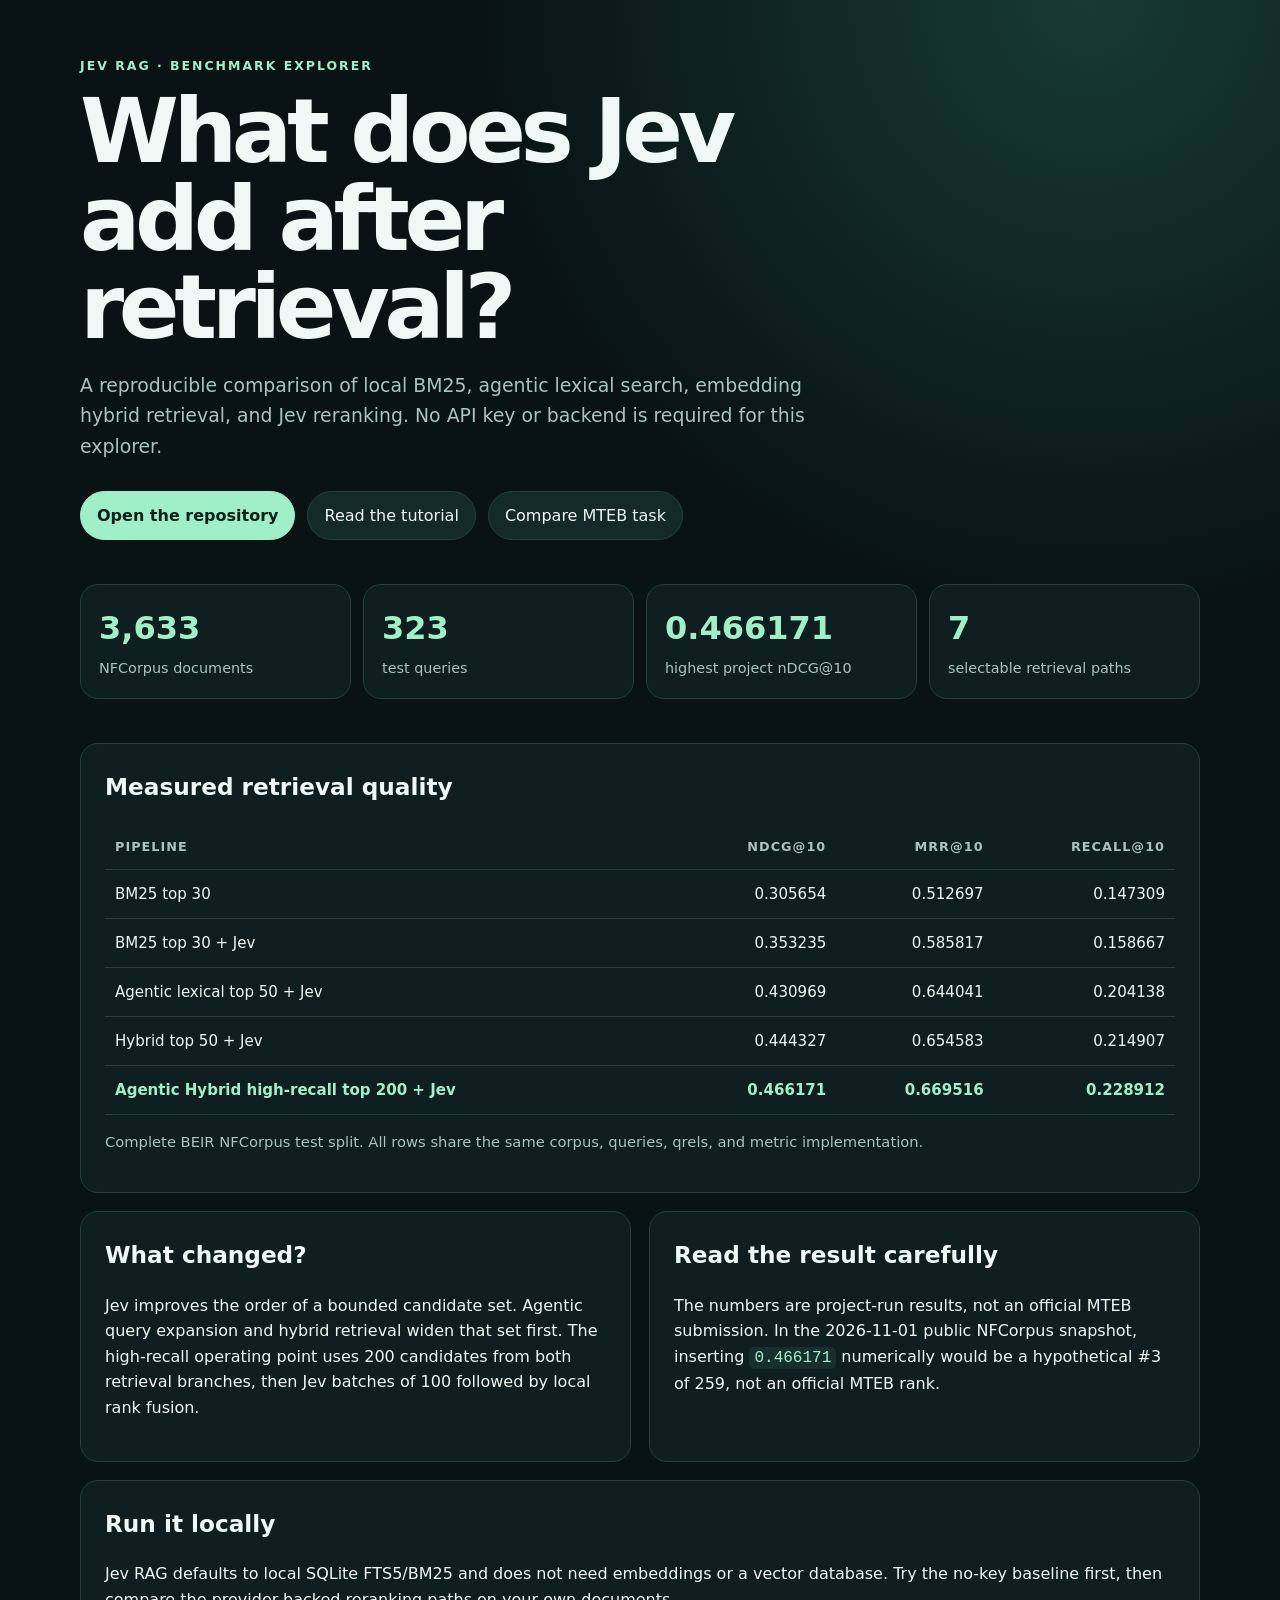
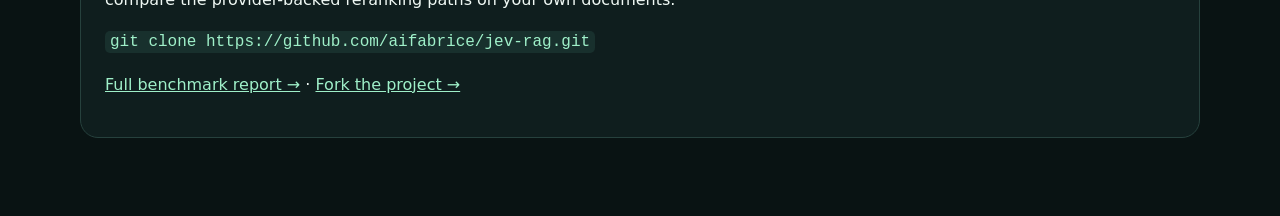
<file: spaces/jev-rag-benchmark/index.html>
<!doctype html>
<html lang="en">
  <head>
    <meta charset="utf-8" />
    <meta name="viewport" content="width=device-width, initial-scale=1" />
    <title>Jev RAG benchmark explorer</title>
    <meta name="description" content="A no-key benchmark explorer for BM25, agentic search, hybrid retrieval, and Jev reranking." />
    <style>
      :root { color-scheme: dark; --bg: #091313; --panel: #102020; --line: #26413d; --text: #eff8f4; --muted: #a8c4bd; --accent: #9ff0c9; --accent-2: #80b7ff; }
      * { box-sizing: border-box; }
      body { margin: 0; font: 16px/1.6 system-ui, -apple-system, BlinkMacSystemFont, "Segoe UI", sans-serif; color: var(--text); background: radial-gradient(circle at 85% 0%, #173a35 0, transparent 38rem), var(--bg); }
      main { width: min(1120px, calc(100% - 40px)); margin: 0 auto; padding: 56px 0 80px; }
      a { color: var(--accent); }
      .eyebrow { color: var(--accent); letter-spacing: .16em; text-transform: uppercase; font-size: .78rem; font-weight: 700; }
      h1 { max-width: 760px; margin: 12px 0 18px; font-size: clamp(2.5rem, 7vw, 5.7rem); line-height: .98; letter-spacing: -.06em; }
      .lede { max-width: 760px; color: var(--muted); font-size: 1.18rem; }
      .actions { display: flex; flex-wrap: wrap; gap: 12px; margin: 30px 0 44px; }
      .button { display: inline-flex; align-items: center; padding: 11px 16px; border: 1px solid var(--line); border-radius: 999px; color: var(--text); text-decoration: none; background: #142a28; }
      .button.primary { color: #09201a; background: var(--accent); border-color: var(--accent); font-weight: 800; }
      .grid { display: grid; grid-template-columns: repeat(4, 1fr); gap: 12px; margin: 26px 0 44px; }
      .stat, .panel { border: 1px solid var(--line); border-radius: 18px; background: color-mix(in srgb, var(--panel) 90%, transparent); }
      .stat { padding: 18px; }
      .stat strong { display: block; font-size: 2rem; color: var(--accent); }
      .stat span { color: var(--muted); font-size: .9rem; }
      .panel { padding: 24px; margin-top: 18px; }
      h2 { margin-top: 0; font-size: 1.45rem; }
      table { width: 100%; border-collapse: collapse; font-size: .94rem; }
      th, td { padding: 12px 10px; border-bottom: 1px solid var(--line); text-align: left; }
      th { color: var(--muted); font-size: .8rem; letter-spacing: .08em; text-transform: uppercase; }
      td:nth-child(n+2), th:nth-child(n+2) { text-align: right; }
      tr.best td { color: var(--accent); font-weight: 800; }
      .note { color: var(--muted); font-size: .92rem; }
      .split { display: grid; grid-template-columns: 1fr 1fr; gap: 18px; }
      code { padding: 2px 5px; border-radius: 5px; background: #18302d; color: var(--accent); }
      @media (max-width: 760px) { main { width: min(100% - 24px, 680px); padding-top: 32px; } .grid, .split { grid-template-columns: 1fr 1fr; } table { font-size: .82rem; } th, td { padding: 9px 5px; } }
      @media (max-width: 480px) { .grid, .split { grid-template-columns: 1fr; } h1 { font-size: 3rem; } }
    </style>
  </head>
  <body>
    <main>
      <div class="eyebrow">Jev RAG · benchmark explorer</div>
      <h1>What does Jev add after retrieval?</h1>
      <p class="lede">A reproducible comparison of local BM25, agentic lexical search, embedding hybrid retrieval, and Jev reranking. No API key or backend is required for this explorer.</p>
      <div class="actions">
        <a class="button primary" href="https://github.com/aifabrice/jev-rag">Open the repository</a>
        <a class="button" href="https://aifabrice.github.io/jev-rag/how-to-use-jev-for-rag.html">Read the tutorial</a>
        <a class="button" href="https://leaderboard.mteb.org/tasks/NFCorpus">Compare MTEB task</a>
      </div>

      <div class="grid">
        <div class="stat"><strong>3,633</strong><span>NFCorpus documents</span></div>
        <div class="stat"><strong>323</strong><span>test queries</span></div>
        <div class="stat"><strong>0.466171</strong><span>highest project nDCG@10</span></div>
        <div class="stat"><strong>7</strong><span>selectable retrieval paths</span></div>
      </div>

      <section class="panel">
        <h2>Measured retrieval quality</h2>
        <table>
          <thead><tr><th>Pipeline</th><th>nDCG@10</th><th>MRR@10</th><th>Recall@10</th></tr></thead>
          <tbody>
            <tr><td>BM25 top 30</td><td>0.305654</td><td>0.512697</td><td>0.147309</td></tr>
            <tr><td>BM25 top 30 + Jev</td><td>0.353235</td><td>0.585817</td><td>0.158667</td></tr>
            <tr><td>Agentic lexical top 50 + Jev</td><td>0.430969</td><td>0.644041</td><td>0.204138</td></tr>
            <tr><td>Hybrid top 50 + Jev</td><td>0.444327</td><td>0.654583</td><td>0.214907</td></tr>
            <tr class="best"><td>Agentic Hybrid high-recall top 200 + Jev</td><td>0.466171</td><td>0.669516</td><td>0.228912</td></tr>
          </tbody>
        </table>
        <p class="note">Complete BEIR NFCorpus test split. All rows share the same corpus, queries, qrels, and metric implementation.</p>
      </section>

      <div class="split">
        <section class="panel">
          <h2>What changed?</h2>
          <p>Jev improves the order of a bounded candidate set. Agentic query expansion and hybrid retrieval widen that set first. The high-recall operating point uses 200 candidates from both retrieval branches, then Jev batches of 100 followed by local rank fusion.</p>
        </section>
        <section class="panel">
          <h2>Read the result carefully</h2>
          <p>The numbers are project-run results, not an official MTEB submission. In the 2026-11-01 public NFCorpus snapshot, inserting <code>0.466171</code> numerically would be a hypothetical #3 of 259, not an official MTEB rank.</p>
        </section>
      </div>

      <section class="panel">
        <h2>Run it locally</h2>
        <p>Jev RAG defaults to local SQLite FTS5/BM25 and does not need embeddings or a vector database. Try the no-key baseline first, then compare the provider-backed reranking paths on your own documents.</p>
        <p><code>git clone https://github.com/aifabrice/jev-rag.git</code></p>
        <p><a href="https://github.com/aifabrice/jev-rag/blob/main/benchmarks/NFCORPUS_RESULTS.md">Full benchmark report →</a> · <a href="https://github.com/aifabrice/jev-rag">Fork the project →</a></p>
      </section>
    </main>
  </body>
</html>
</file>
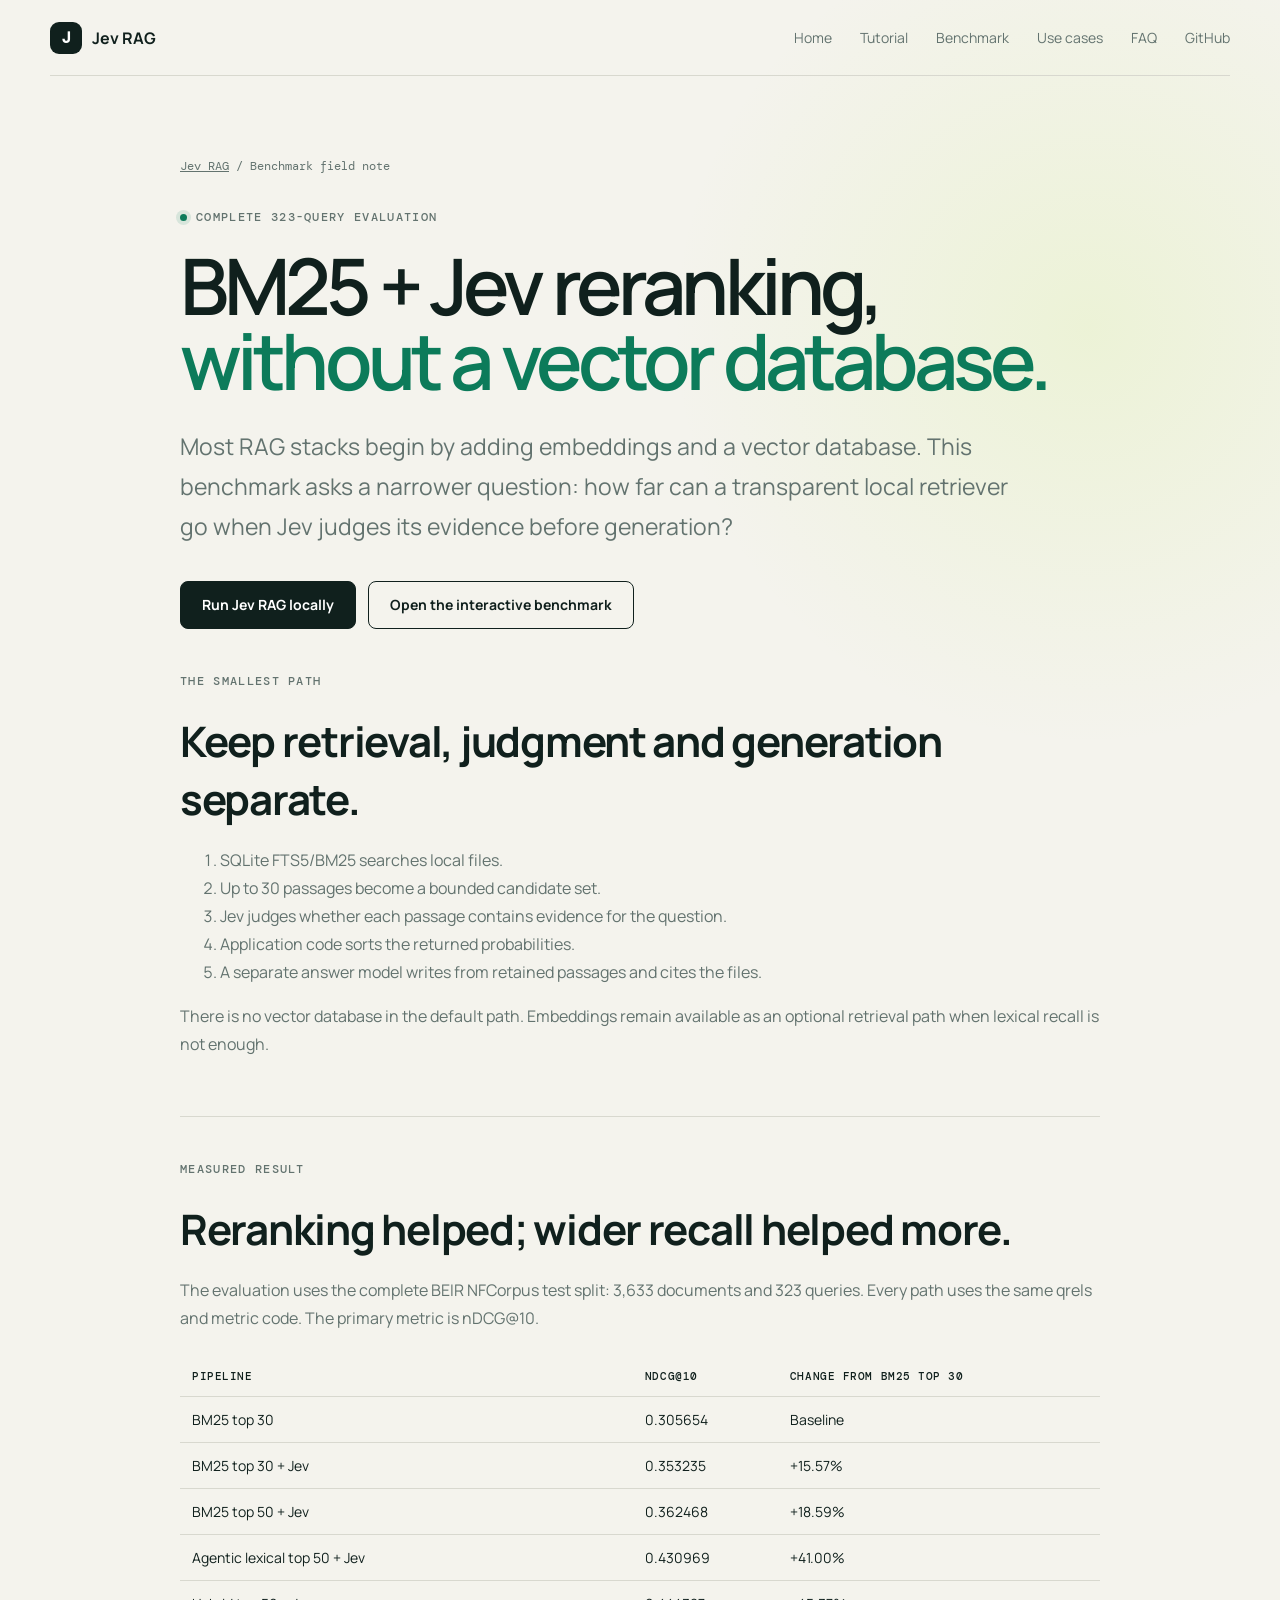
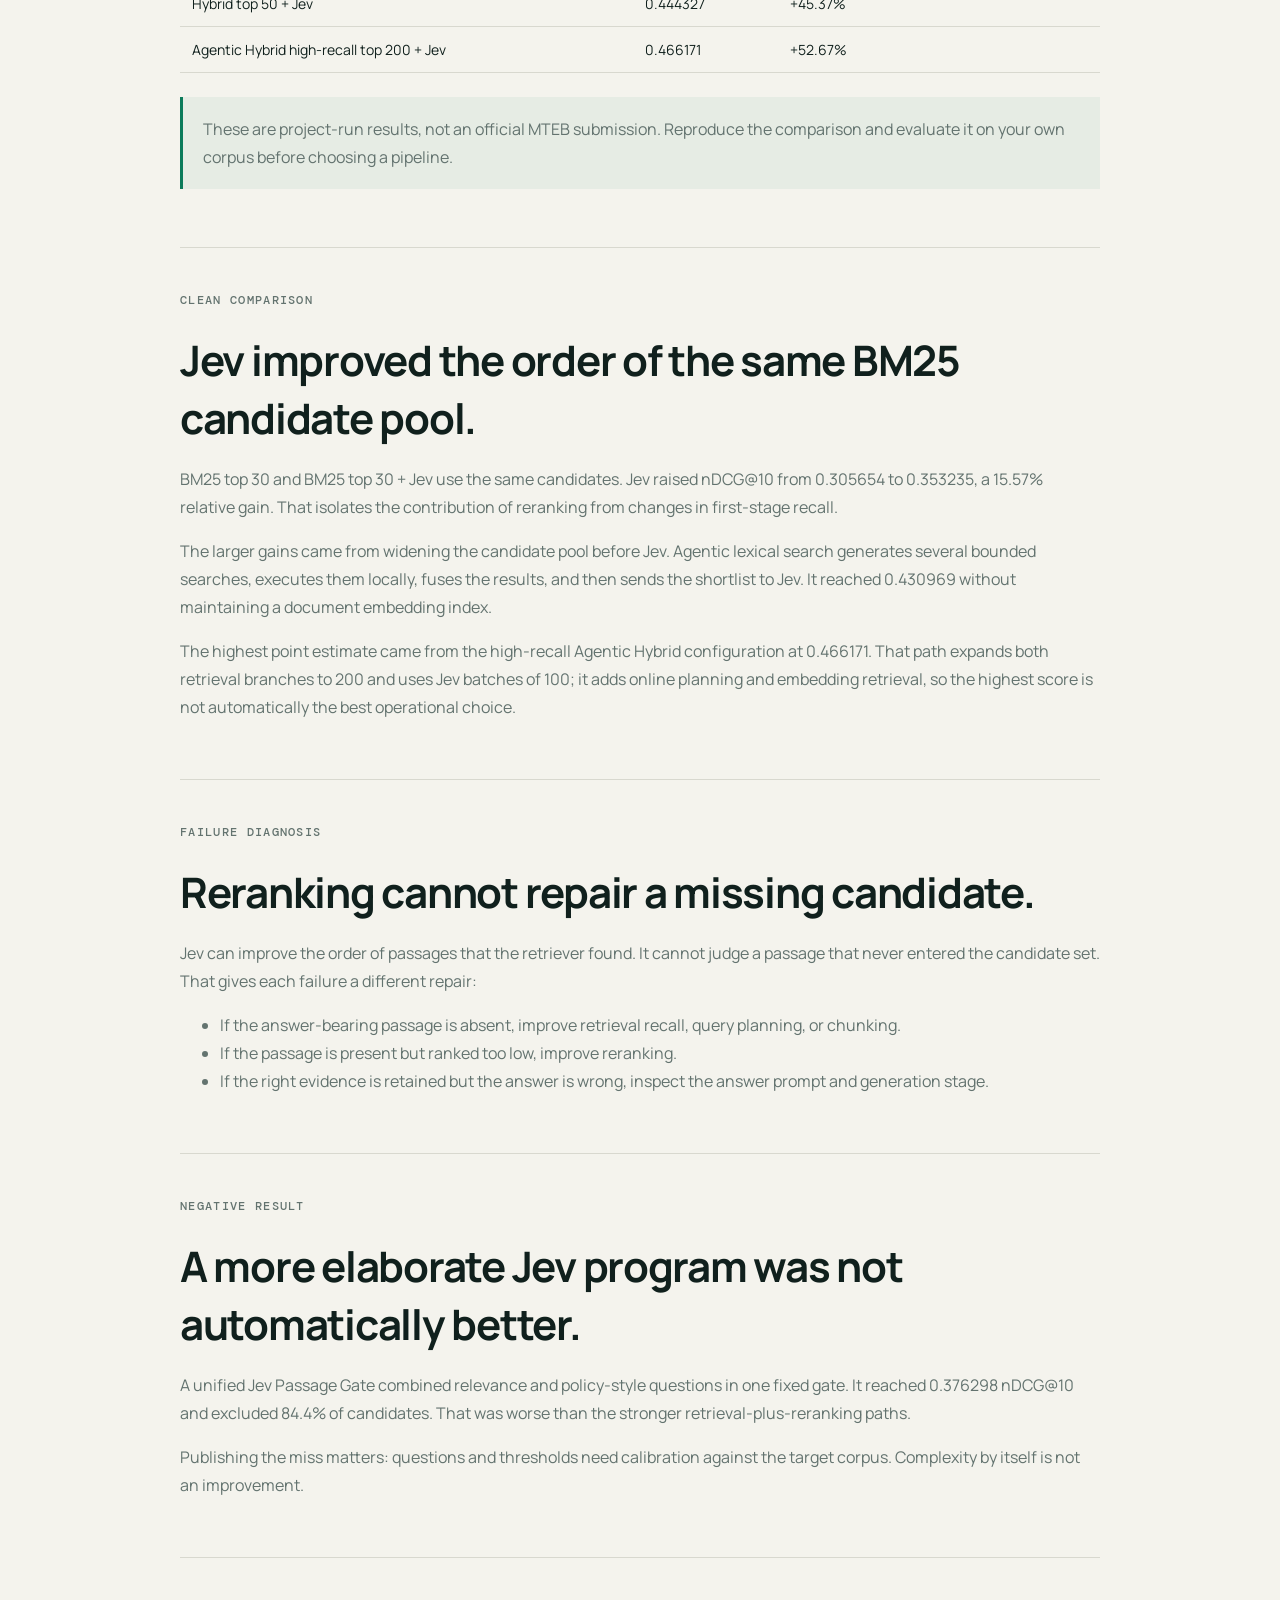
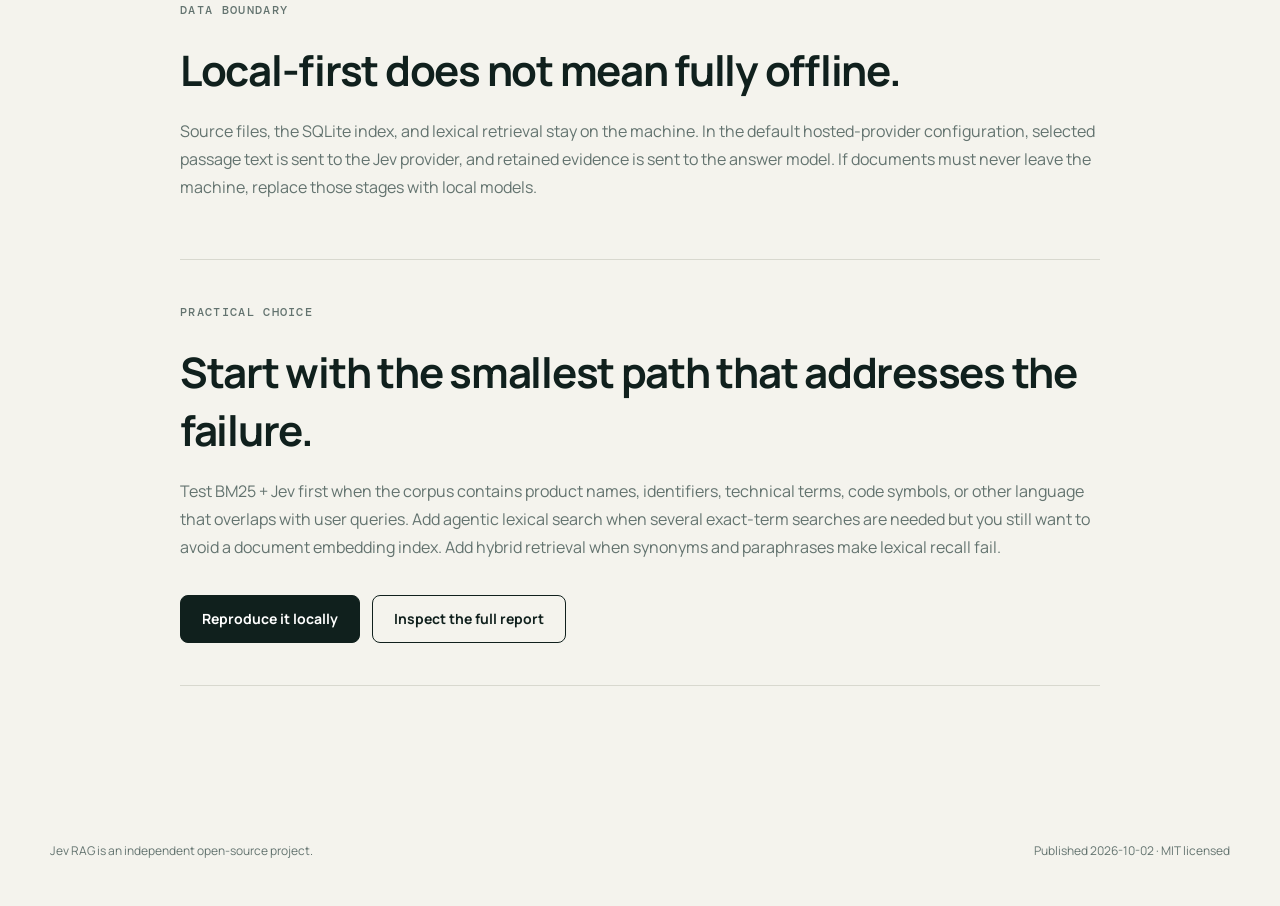
<file: site/bm25-jev-reranking-benchmark.html>
<!doctype html>
<html lang="en">
  <head>
    <meta charset="utf-8" />
    <meta name="viewport" content="width=device-width, initial-scale=1" />
    <title>BM25 + Jev reranking without a vector database: 323-query benchmark</title>
    <meta name="description" content="A reproducible 323-query benchmark of BM25, Jev reranking, agentic lexical search and hybrid retrieval for RAG, including measured gains and a negative result." />
    <meta name="robots" content="index, follow, max-image-preview:large, max-snippet:-1" />
    <link rel="canonical" href="https://aifabrice.github.io/jev-rag/bm25-jev-reranking-benchmark.html" />
    <link rel="alternate" hreflang="en" href="https://aifabrice.github.io/jev-rag/bm25-jev-reranking-benchmark.html" />
    <meta property="og:title" content="BM25 + Jev reranking without a vector database" />
    <meta property="og:description" content="What changed across six retrieval paths on all 323 NFCorpus test queries—and why reranking cannot repair missing candidates." />
    <meta property="og:type" content="article" />
    <meta property="og:url" content="https://aifabrice.github.io/jev-rag/bm25-jev-reranking-benchmark.html" />
    <meta property="og:image" content="https://raw.githubusercontent.com/aifabrice/jev-rag/main/docs/assets/social-preview.png" />
    <meta name="twitter:card" content="summary_large_image" />
    <link rel="preconnect" href="https://fonts.googleapis.com" />
    <link rel="preconnect" href="https://fonts.gstatic.com" crossorigin />
    <link href="https://fonts.googleapis.com/css2?family=DM+Mono:wght@400;500&amp;family=Manrope:wght@400;500;600;700&amp;display=swap" rel="stylesheet" />
    <link rel="stylesheet" href="styles.css" />
    <script type="application/ld+json">
      {
        "@context": "https://schema.org",
        "@type": "TechArticle",
        "headline": "BM25 + Jev reranking without a vector database: a 323-query RAG benchmark",
        "description": "A reproducible comparison of BM25, Jev reranking, agentic lexical search and hybrid retrieval on the complete BEIR NFCorpus test split.",
        "url": "https://aifabrice.github.io/jev-rag/bm25-jev-reranking-benchmark.html",
        "datePublished": "2026-10-02",
        "dateModified": "2026-10-02",
        "author": {"@type": "Person", "name": "Fabrice", "url": "https://github.com/aifabrice"},
        "publisher": {"@type": "Organization", "name": "Jev RAG", "url": "https://aifabrice.github.io/jev-rag/"},
        "about": ["Jev RAG", "BM25", "reranking", "retrieval-augmented generation", "information retrieval", "NFCorpus"]
      }
    </script>
  </head>
  <body>
    <div class="page-shell">
      <header class="nav" aria-label="Primary navigation">
        <a class="brand" href="./" aria-label="Jev RAG home"><span class="brand-mark" aria-hidden="true">J</span><span>Jev RAG</span></a>
        <nav><a href="./">Home</a><a href="how-to-use-jev-for-rag.html">Tutorial</a><a href="seven-pipelines.html">Benchmark</a><a href="jev-rag-use-cases.html">Use cases</a><a href="faq.html">FAQ</a><a href="https://github.com/aifabrice/jev-rag">GitHub</a></nav>
      </header>

      <main class="content-page">
        <p class="breadcrumbs"><a href="./">Jev RAG</a> / Benchmark field note</p>
        <p class="eyebrow"><span></span> Complete 323-query evaluation</p>
        <h1>BM25 + Jev reranking,<br /><em>without a vector database.</em></h1>
        <p class="lede">Most RAG stacks begin by adding embeddings and a vector database. This benchmark asks a narrower question: how far can a transparent local retriever go when Jev judges its evidence before generation?</p>
        <div class="hero-actions"><a class="button primary" href="https://github.com/aifabrice/jev-rag#quick-start">Run Jev RAG locally</a><a class="button secondary" href="seven-pipelines.html">Open the interactive benchmark</a></div>

        <section>
          <p class="kicker">The smallest path</p>
          <h2>Keep retrieval, judgment and generation separate.</h2>
          <ol>
            <li>SQLite FTS5/BM25 searches local files.</li>
            <li>Up to 30 passages become a bounded candidate set.</li>
            <li>Jev judges whether each passage contains evidence for the question.</li>
            <li>Application code sorts the returned probabilities.</li>
            <li>A separate answer model writes from retained passages and cites the files.</li>
          </ol>
          <p>There is no vector database in the default path. Embeddings remain available as an optional retrieval path when lexical recall is not enough.</p>
        </section>

        <section>
          <p class="kicker">Measured result</p>
          <h2>Reranking helped; wider recall helped more.</h2>
          <p>The evaluation uses the complete BEIR NFCorpus test split: 3,633 documents and 323 queries. Every path uses the same qrels and metric code. The primary metric is nDCG@10.</p>
          <table>
            <thead><tr><th>Pipeline</th><th>nDCG@10</th><th>Change from BM25 top 30</th></tr></thead>
            <tbody>
              <tr><td>BM25 top 30</td><td>0.305654</td><td>Baseline</td></tr>
              <tr><td>BM25 top 30 + Jev</td><td>0.353235</td><td>+15.57%</td></tr>
              <tr><td>BM25 top 50 + Jev</td><td>0.362468</td><td>+18.59%</td></tr>
              <tr><td>Agentic lexical top 50 + Jev</td><td>0.430969</td><td>+41.00%</td></tr>
              <tr><td>Hybrid top 50 + Jev</td><td>0.444327</td><td>+45.37%</td></tr>
              <tr><td>Agentic Hybrid high-recall top 200 + Jev</td><td>0.466171</td><td>+52.67%</td></tr>
            </tbody>
          </table>
          <p class="source-note">These are project-run results, not an official MTEB submission. Reproduce the comparison and evaluate it on your own corpus before choosing a pipeline.</p>
        </section>

        <section>
          <p class="kicker">Clean comparison</p>
          <h2>Jev improved the order of the same BM25 candidate pool.</h2>
          <p>BM25 top 30 and BM25 top 30 + Jev use the same candidates. Jev raised nDCG@10 from 0.305654 to 0.353235, a 15.57% relative gain. That isolates the contribution of reranking from changes in first-stage recall.</p>
          <p>The larger gains came from widening the candidate pool before Jev. Agentic lexical search generates several bounded searches, executes them locally, fuses the results, and then sends the shortlist to Jev. It reached 0.430969 without maintaining a document embedding index.</p>
          <p>The highest point estimate came from the high-recall Agentic Hybrid configuration at 0.466171. That path expands both retrieval branches to 200 and uses Jev batches of 100; it adds online planning and embedding retrieval, so the highest score is not automatically the best operational choice.</p>
        </section>

        <section>
          <p class="kicker">Failure diagnosis</p>
          <h2>Reranking cannot repair a missing candidate.</h2>
          <p>Jev can improve the order of passages that the retriever found. It cannot judge a passage that never entered the candidate set. That gives each failure a different repair:</p>
          <ul>
            <li>If the answer-bearing passage is absent, improve retrieval recall, query planning, or chunking.</li>
            <li>If the passage is present but ranked too low, improve reranking.</li>
            <li>If the right evidence is retained but the answer is wrong, inspect the answer prompt and generation stage.</li>
          </ul>
        </section>

        <section>
          <p class="kicker">Negative result</p>
          <h2>A more elaborate Jev program was not automatically better.</h2>
          <p>A unified Jev Passage Gate combined relevance and policy-style questions in one fixed gate. It reached 0.376298 nDCG@10 and excluded 84.4% of candidates. That was worse than the stronger retrieval-plus-reranking paths.</p>
          <p>Publishing the miss matters: questions and thresholds need calibration against the target corpus. Complexity by itself is not an improvement.</p>
        </section>

        <section>
          <p class="kicker">Data boundary</p>
          <h2>Local-first does not mean fully offline.</h2>
          <p>Source files, the SQLite index, and lexical retrieval stay on the machine. In the default hosted-provider configuration, selected passage text is sent to the Jev provider, and retained evidence is sent to the answer model. If documents must never leave the machine, replace those stages with local models.</p>
        </section>

        <section>
          <p class="kicker">Practical choice</p>
          <h2>Start with the smallest path that addresses the failure.</h2>
          <p>Test BM25 + Jev first when the corpus contains product names, identifiers, technical terms, code symbols, or other language that overlaps with user queries. Add agentic lexical search when several exact-term searches are needed but you still want to avoid a document embedding index. Add hybrid retrieval when synonyms and paraphrases make lexical recall fail.</p>
          <div class="hero-actions"><a class="button primary" href="https://github.com/aifabrice/jev-rag#quick-start">Reproduce it locally</a><a class="button secondary" href="https://github.com/aifabrice/jev-rag/blob/main/benchmarks/NFCORPUS_RESULTS.md">Inspect the full report</a></div>
        </section>
      </main>

      <footer><span>Jev RAG is an independent open-source project.</span><span>Published 2026-10-02 · MIT licensed</span></footer>
    </div>
  </body>
</html>
</file>
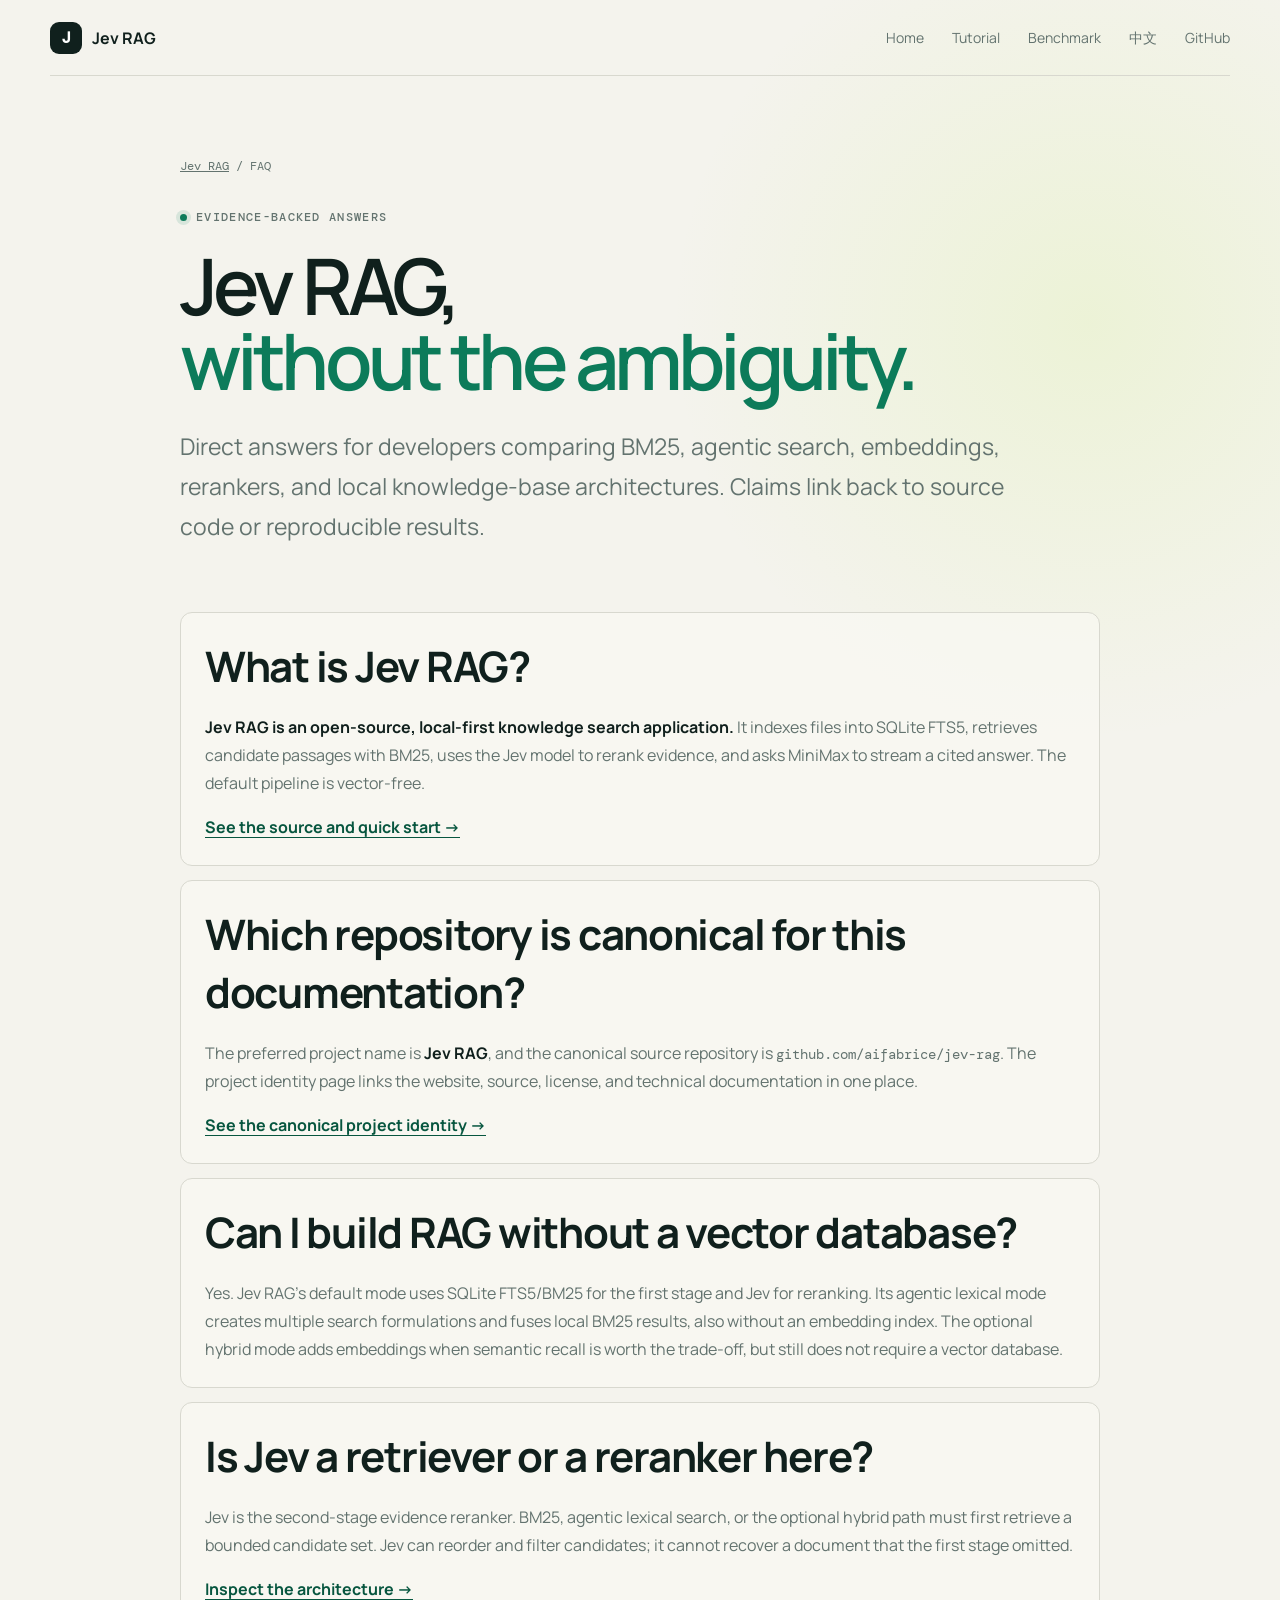
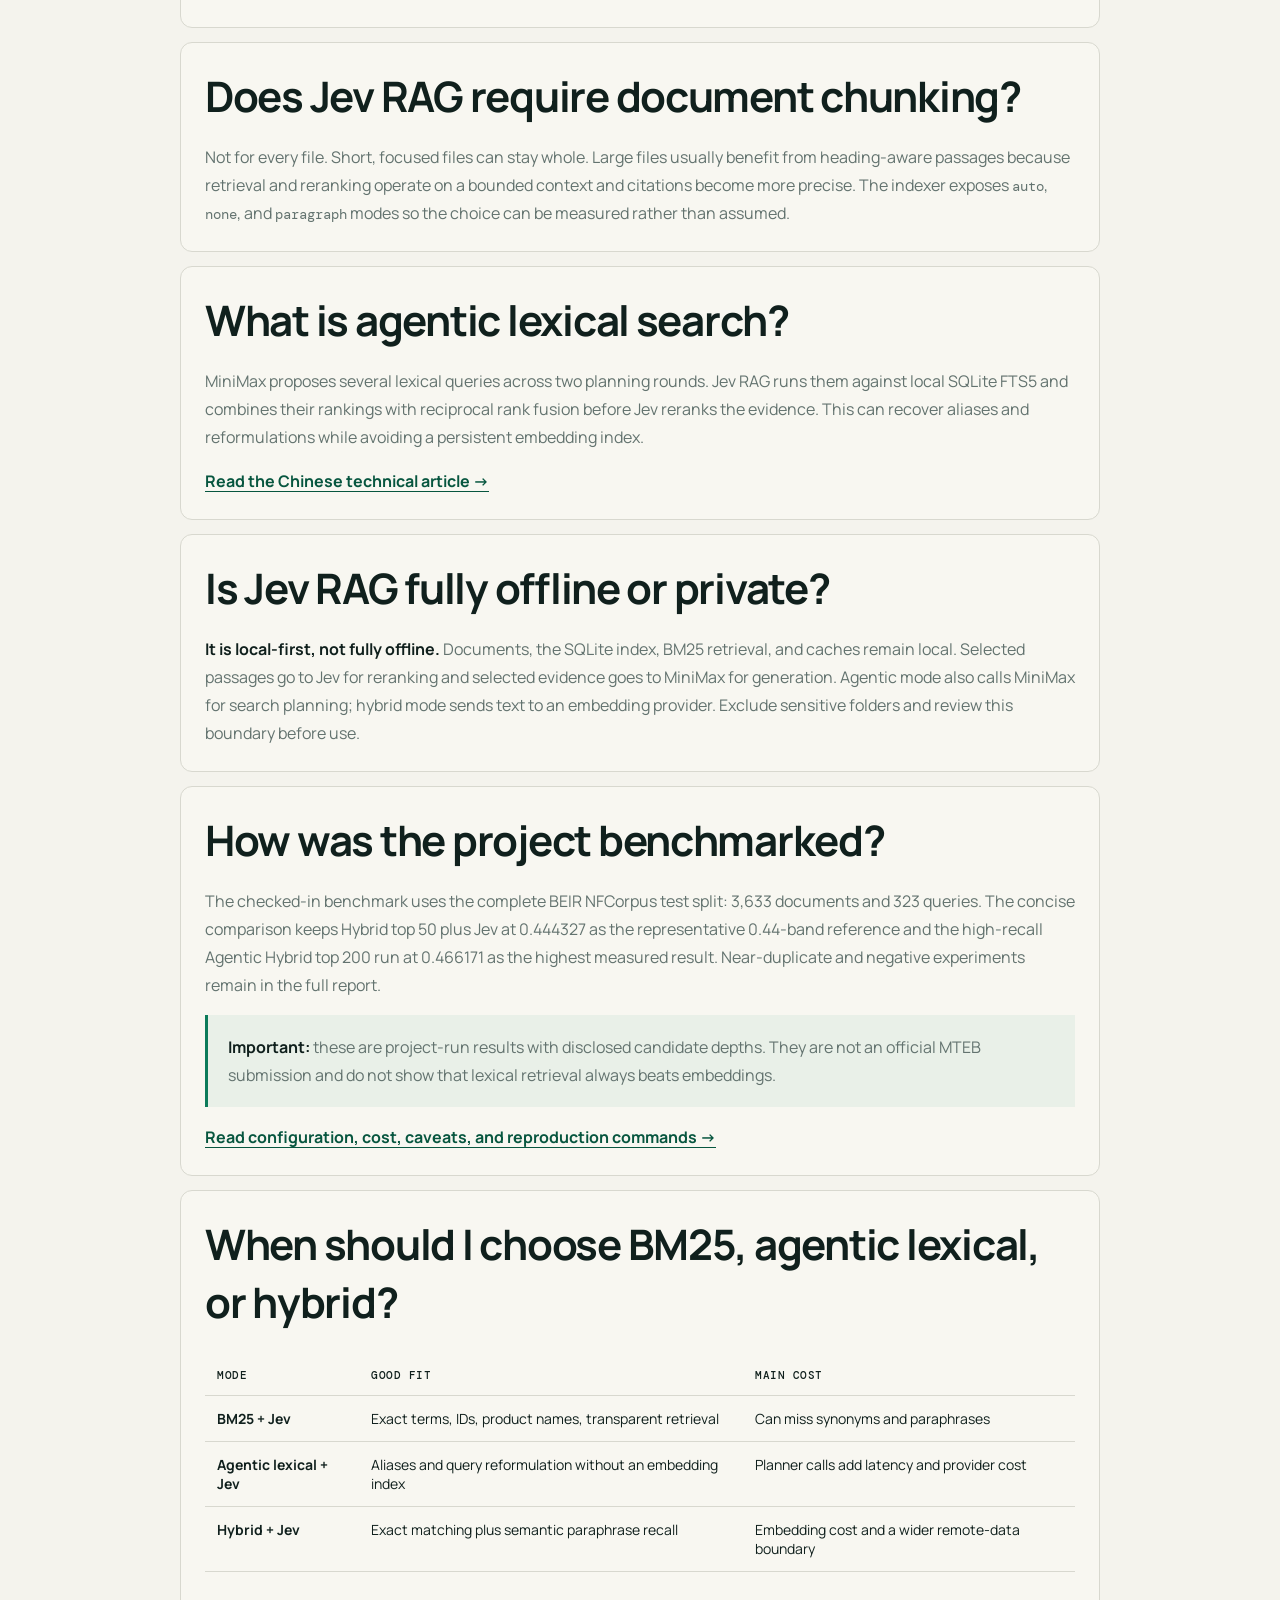
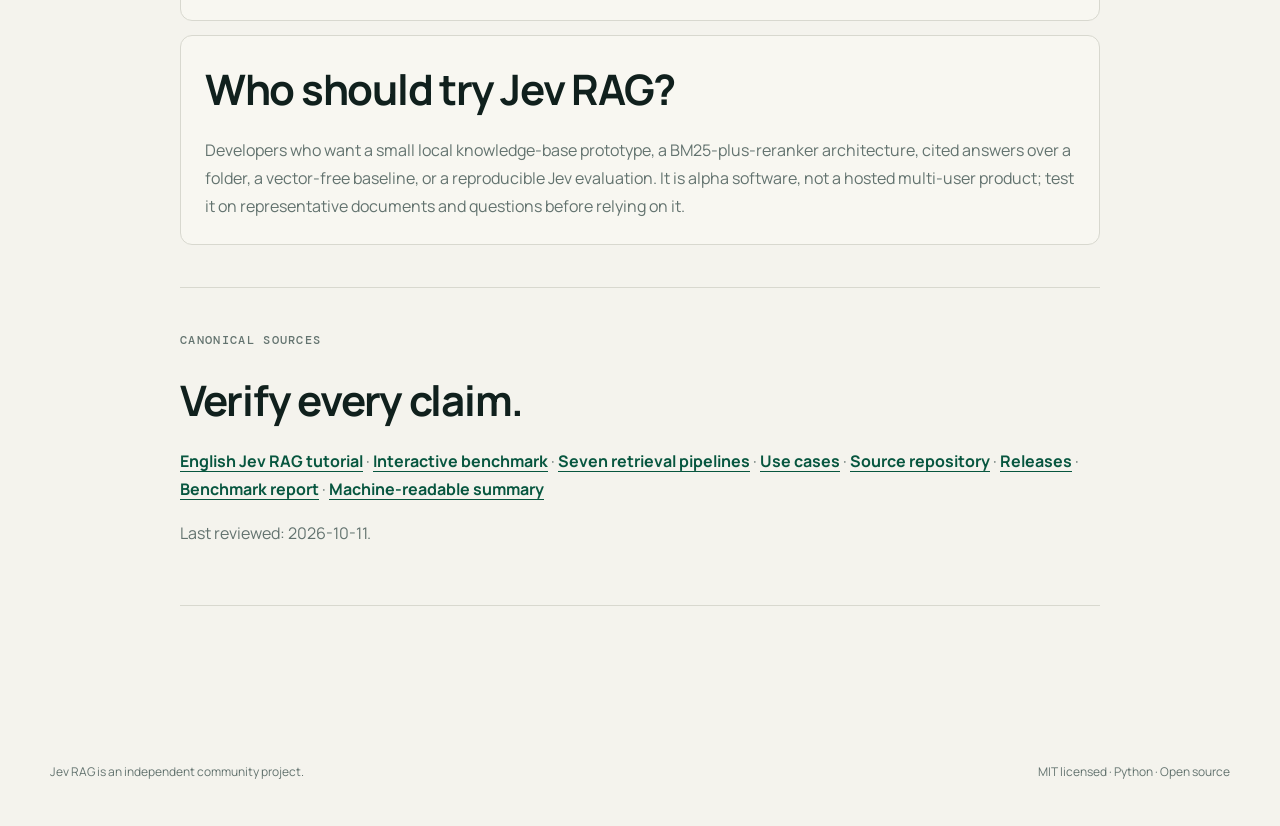
<file: site/faq.html>
<!doctype html>
<html lang="en">
  <head>
    <meta charset="utf-8" />
    <meta name="viewport" content="width=device-width, initial-scale=1" />
    <title>Jev RAG FAQ — Vector-free RAG, BM25, reranking, privacy and benchmarks</title>
    <meta name="description" content="Evidence-backed answers about Jev RAG: how BM25 and Jev reranking work, whether a vector database or chunking is required, privacy boundaries, and benchmark limitations." />
    <meta name="robots" content="index, follow, max-image-preview:large, max-snippet:-1" />
    <link rel="canonical" href="https://aifabrice.github.io/jev-rag/faq.html" />
    <link rel="alternate" hreflang="en" href="https://aifabrice.github.io/jev-rag/faq.html" />
    <link rel="alternate" hreflang="zh-CN" href="https://aifabrice.github.io/jev-rag/zh/" />
    <meta property="og:title" content="Jev RAG FAQ" />
    <meta property="og:description" content="Direct, sourced answers about vector-free retrieval, Jev reranking, agentic lexical search, privacy and evaluation." />
    <meta property="og:type" content="article" />
    <meta property="og:url" content="https://aifabrice.github.io/jev-rag/faq.html" />
    <meta property="og:image" content="https://raw.githubusercontent.com/aifabrice/jev-rag/main/docs/assets/social-preview.png" />
    <link rel="preconnect" href="https://fonts.googleapis.com" />
    <link rel="preconnect" href="https://fonts.gstatic.com" crossorigin />
    <link href="https://fonts.googleapis.com/css2?family=DM+Mono:wght@400;500&family=Manrope:wght@400;500;600;700&display=swap" rel="stylesheet" />
    <link rel="stylesheet" href="styles.css" />
    <script type="application/ld+json">
      {
        "@context": "https://schema.org",
        "@type": "FAQPage",
        "name": "Jev RAG frequently asked questions",
        "url": "https://aifabrice.github.io/jev-rag/faq.html",
        "dateModified": "2026-10-11",
        "mainEntity": [
          {
            "@type": "Question",
            "name": "What is Jev RAG?",
            "acceptedAnswer": {"@type": "Answer", "text": "Jev RAG is an open-source local-first knowledge search application. It uses SQLite FTS5/BM25 for retrieval, Jev for evidence reranking, and MiniMax for cited answers. Its default pipeline does not require embeddings or a vector database."}
          },
          {
            "@type": "Question",
            "name": "Which Jev RAG repository is canonical for this documentation?",
            "acceptedAnswer": {"@type": "Answer", "text": "The canonical source repository for this documentation is github.com/aifabrice/jev-rag. The preferred project name is Jev RAG."}
          },
          {
            "@type": "Question",
            "name": "Can Jev RAG work without a vector database?",
            "acceptedAnswer": {"@type": "Answer", "text": "Yes. The default pipeline and agentic lexical pipeline use local BM25 retrieval and do not create an embedding index. The optional hybrid mode uses embeddings but stores a normalized matrix locally rather than requiring a vector database."}
          },
          {
            "@type": "Question",
            "name": "Is Jev RAG fully offline?",
            "acceptedAnswer": {"@type": "Answer", "text": "No. Indexing and BM25 retrieval are local, but selected passages are sent to Jev for reranking and to MiniMax for answer generation. Hybrid mode also sends text to an embedding provider."}
          },
          {
            "@type": "Question",
            "name": "Does Jev RAG require document chunking?",
            "acceptedAnswer": {"@type": "Answer", "text": "Not always. Short files can be indexed whole, while large files usually benefit from heading-aware passages for better retrieval, context use, and citation precision. Jev RAG supports auto, none, and paragraph chunking modes."}
          },
          {
            "@type": "Question",
            "name": "What is agentic lexical search in Jev RAG?",
            "acceptedAnswer": {"@type": "Answer", "text": "MiniMax generates multiple lexical search formulations over two rounds. Jev RAG executes those searches against local SQLite FTS5 and fuses the rankings with reciprocal rank fusion before Jev reranks the evidence. It widens lexical recall without building embeddings."}
          },
          {
            "@type": "Question",
            "name": "How was Jev RAG benchmarked?",
            "acceptedAnswer": {"@type": "Answer", "text": "The project evaluates the complete BEIR NFCorpus test split: 3,633 documents and 323 queries. A high-recall Agentic Hybrid run with 200 candidates and Jev batches of 100 reached 0.466171 nDCG@10. These are project-run results, not an official MTEB submission."}
          }
        ]
      }
    </script>
  </head>
  <body>
    <div class="page-shell">
      <header class="nav" aria-label="Primary navigation">
        <a class="brand" href="./" aria-label="Jev RAG home"><span class="brand-mark" aria-hidden="true">J</span><span>Jev RAG</span></a>
        <nav><a href="./">Home</a><a href="how-to-use-jev-for-rag.html">Tutorial</a><a href="./#benchmark">Benchmark</a><a href="zh/" lang="zh-CN">中文</a><a href="https://github.com/aifabrice/jev-rag">GitHub</a></nav>
      </header>

      <main class="content-page">
        <p class="breadcrumbs"><a href="./">Jev RAG</a> / FAQ</p>
        <p class="eyebrow"><span></span> Evidence-backed answers</p>
        <h1>Jev RAG,<br /><em>without the ambiguity.</em></h1>
        <p class="lede">Direct answers for developers comparing BM25, agentic search, embeddings, rerankers, and local knowledge-base architectures. Claims link back to source code or reproducible results.</p>

        <section class="question-list" aria-label="Frequently asked questions">
          <article class="question-card">
            <h2>What is Jev RAG?</h2>
            <p><strong>Jev RAG is an open-source, local-first knowledge search application.</strong> It indexes files into SQLite FTS5, retrieves candidate passages with BM25, uses the Jev model to rerank evidence, and asks MiniMax to stream a cited answer. The default pipeline is vector-free.</p>
            <p><a class="text-link" href="https://github.com/aifabrice/jev-rag#readme">See the source and quick start →</a></p>
          </article>

          <article class="question-card">
            <h2>Which repository is canonical for this documentation?</h2>
            <p>The preferred project name is <strong>Jev RAG</strong>, and the canonical source repository is <code>github.com/aifabrice/jev-rag</code>. The project identity page links the website, source, license, and technical documentation in one place.</p>
            <p><a class="text-link" href="jevrag.html">See the canonical project identity →</a></p>
          </article>

          <article class="question-card">
            <h2>Can I build RAG without a vector database?</h2>
            <p>Yes. Jev RAG's default mode uses SQLite FTS5/BM25 for the first stage and Jev for reranking. Its agentic lexical mode creates multiple search formulations and fuses local BM25 results, also without an embedding index. The optional hybrid mode adds embeddings when semantic recall is worth the trade-off, but still does not require a vector database.</p>
          </article>

          <article class="question-card">
            <h2>Is Jev a retriever or a reranker here?</h2>
            <p>Jev is the second-stage evidence reranker. BM25, agentic lexical search, or the optional hybrid path must first retrieve a bounded candidate set. Jev can reorder and filter candidates; it cannot recover a document that the first stage omitted.</p>
            <p><a class="text-link" href="https://github.com/aifabrice/jev-rag/blob/main/docs/ARCHITECTURE.md">Inspect the architecture →</a></p>
          </article>

          <article class="question-card">
            <h2>Does Jev RAG require document chunking?</h2>
            <p>Not for every file. Short, focused files can stay whole. Large files usually benefit from heading-aware passages because retrieval and reranking operate on a bounded context and citations become more precise. The indexer exposes <code>auto</code>, <code>none</code>, and <code>paragraph</code> modes so the choice can be measured rather than assumed.</p>
          </article>

          <article class="question-card">
            <h2>What is agentic lexical search?</h2>
            <p>MiniMax proposes several lexical queries across two planning rounds. Jev RAG runs them against local SQLite FTS5 and combines their rankings with reciprocal rank fusion before Jev reranks the evidence. This can recover aliases and reformulations while avoiding a persistent embedding index.</p>
            <p><a class="text-link" href="https://github.com/aifabrice/jev-rag/blob/main/docs/AGENTIC_LEXICAL_SEARCH_ZH.md">Read the Chinese technical article →</a></p>
          </article>

          <article class="question-card">
            <h2>Is Jev RAG fully offline or private?</h2>
            <p><strong>It is local-first, not fully offline.</strong> Documents, the SQLite index, BM25 retrieval, and caches remain local. Selected passages go to Jev for reranking and selected evidence goes to MiniMax for generation. Agentic mode also calls MiniMax for search planning; hybrid mode sends text to an embedding provider. Exclude sensitive folders and review this boundary before use.</p>
          </article>

          <article class="question-card">
            <h2>How was the project benchmarked?</h2>
            <p>The checked-in benchmark uses the complete BEIR NFCorpus test split: 3,633 documents and 323 queries. The concise comparison keeps Hybrid top 50 plus Jev at 0.444327 as the representative 0.44-band reference and the high-recall Agentic Hybrid top 200 run at 0.466171 as the highest measured result. Near-duplicate and negative experiments remain in the full report.</p>
            <p class="source-note"><strong>Important:</strong> these are project-run results with disclosed candidate depths. They are not an official MTEB submission and do not show that lexical retrieval always beats embeddings.</p>
            <p><a class="text-link" href="https://github.com/aifabrice/jev-rag/blob/main/benchmarks/NFCORPUS_RESULTS.md">Read configuration, cost, caveats, and reproduction commands →</a></p>
          </article>

          <article class="question-card">
            <h2>When should I choose BM25, agentic lexical, or hybrid?</h2>
            <table>
              <thead><tr><th>Mode</th><th>Good fit</th><th>Main cost</th></tr></thead>
              <tbody>
                <tr><td><strong>BM25 + Jev</strong></td><td>Exact terms, IDs, product names, transparent retrieval</td><td>Can miss synonyms and paraphrases</td></tr>
                <tr><td><strong>Agentic lexical + Jev</strong></td><td>Aliases and query reformulation without an embedding index</td><td>Planner calls add latency and provider cost</td></tr>
                <tr><td><strong>Hybrid + Jev</strong></td><td>Exact matching plus semantic paraphrase recall</td><td>Embedding cost and a wider remote-data boundary</td></tr>
              </tbody>
            </table>
          </article>

          <article class="question-card">
            <h2>Who should try Jev RAG?</h2>
            <p>Developers who want a small local knowledge-base prototype, a BM25-plus-reranker architecture, cited answers over a folder, a vector-free baseline, or a reproducible Jev evaluation. It is alpha software, not a hosted multi-user product; test it on representative documents and questions before relying on it.</p>
          </article>
        </section>

        <section>
          <p class="kicker">Canonical sources</p>
          <h2>Verify every claim.</h2>
          <p><a class="text-link" href="how-to-use-jev-for-rag.html">English Jev RAG tutorial</a> · <a class="text-link" href="bm25-jev-reranking-benchmark.html">Interactive benchmark</a> · <a class="text-link" href="seven-pipelines.html">Seven retrieval pipelines</a> · <a class="text-link" href="jev-rag-use-cases.html">Use cases</a> · <a class="text-link" href="https://github.com/aifabrice/jev-rag">Source repository</a> · <a class="text-link" href="https://github.com/aifabrice/jev-rag/releases">Releases</a> · <a class="text-link" href="https://github.com/aifabrice/jev-rag/blob/main/benchmarks/NFCORPUS_RESULTS.md">Benchmark report</a> · <a class="text-link" href="llms.txt">Machine-readable summary</a></p>
          <p>Last reviewed: 2026-10-11.</p>
        </section>
      </main>

      <footer><span>Jev RAG is an independent community project.</span><span>MIT licensed · Python · Open source</span></footer>
    </div>
  </body>
</html>
</file>
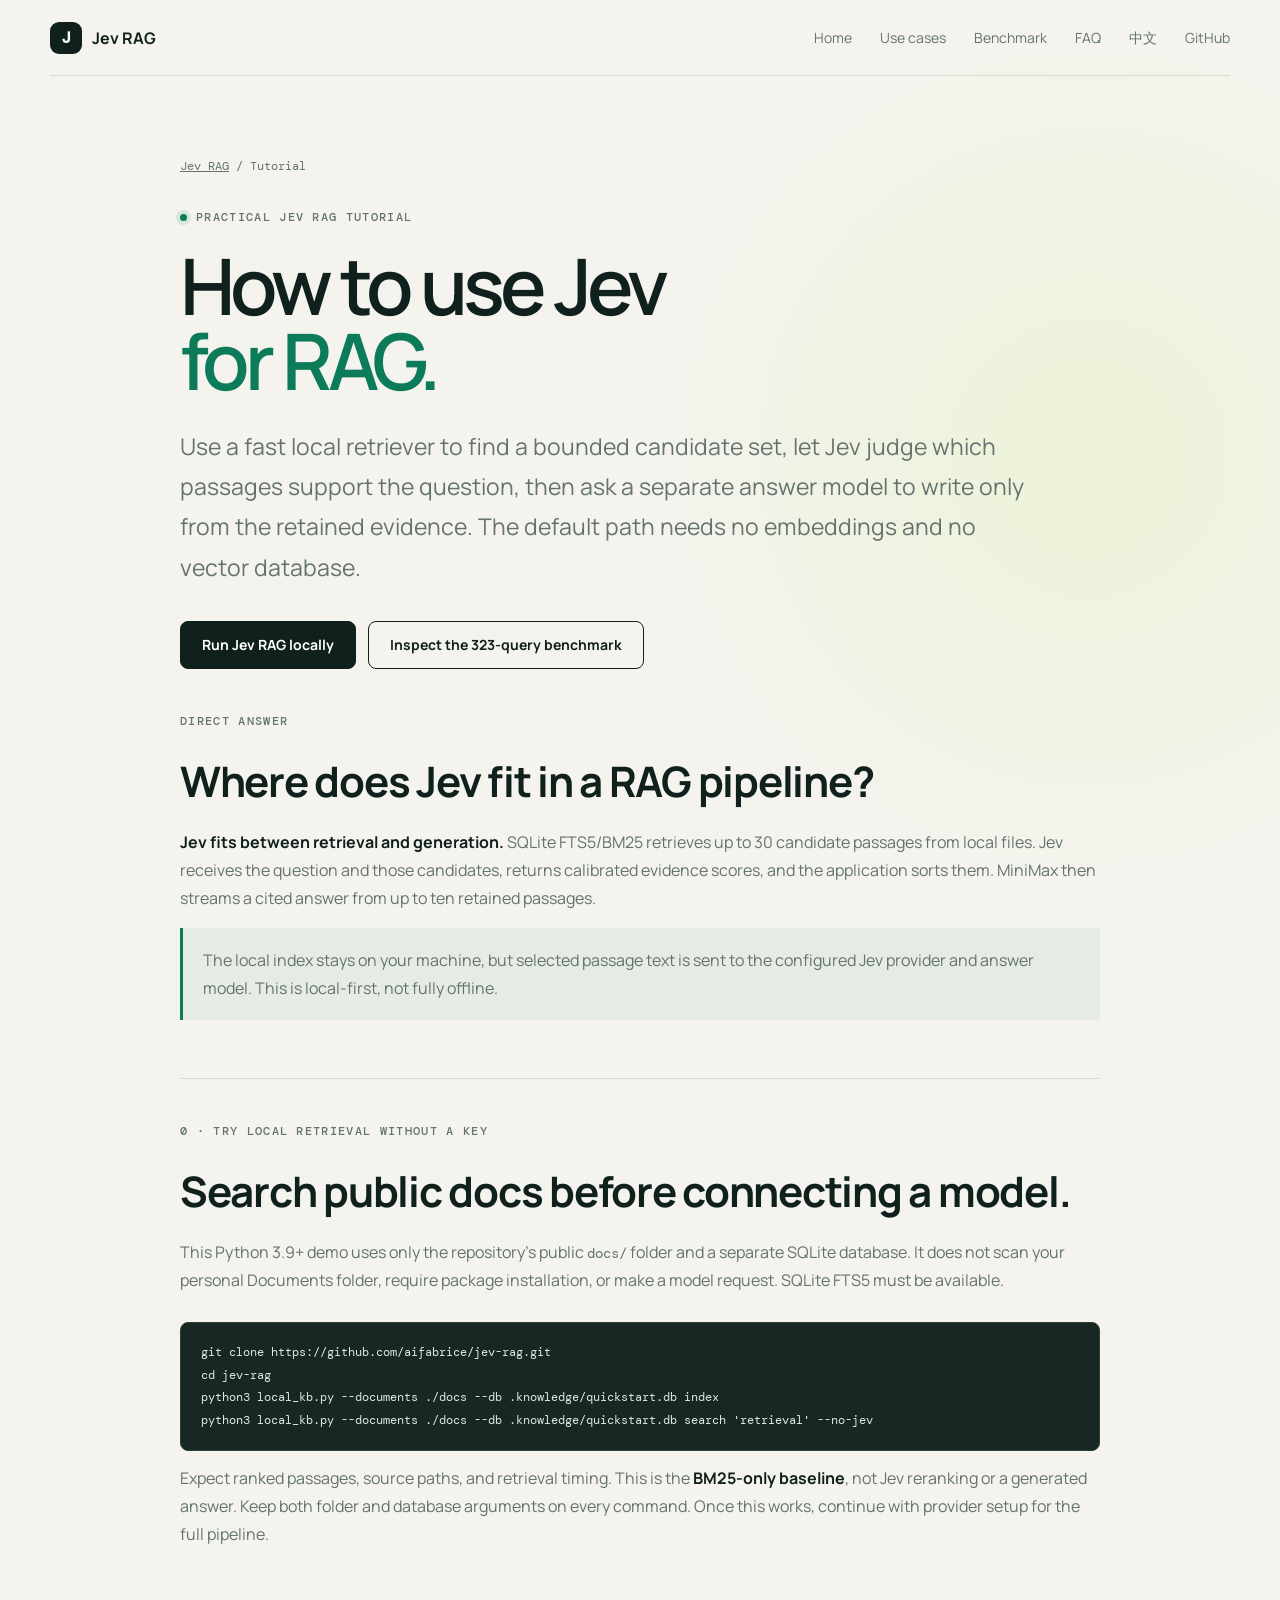
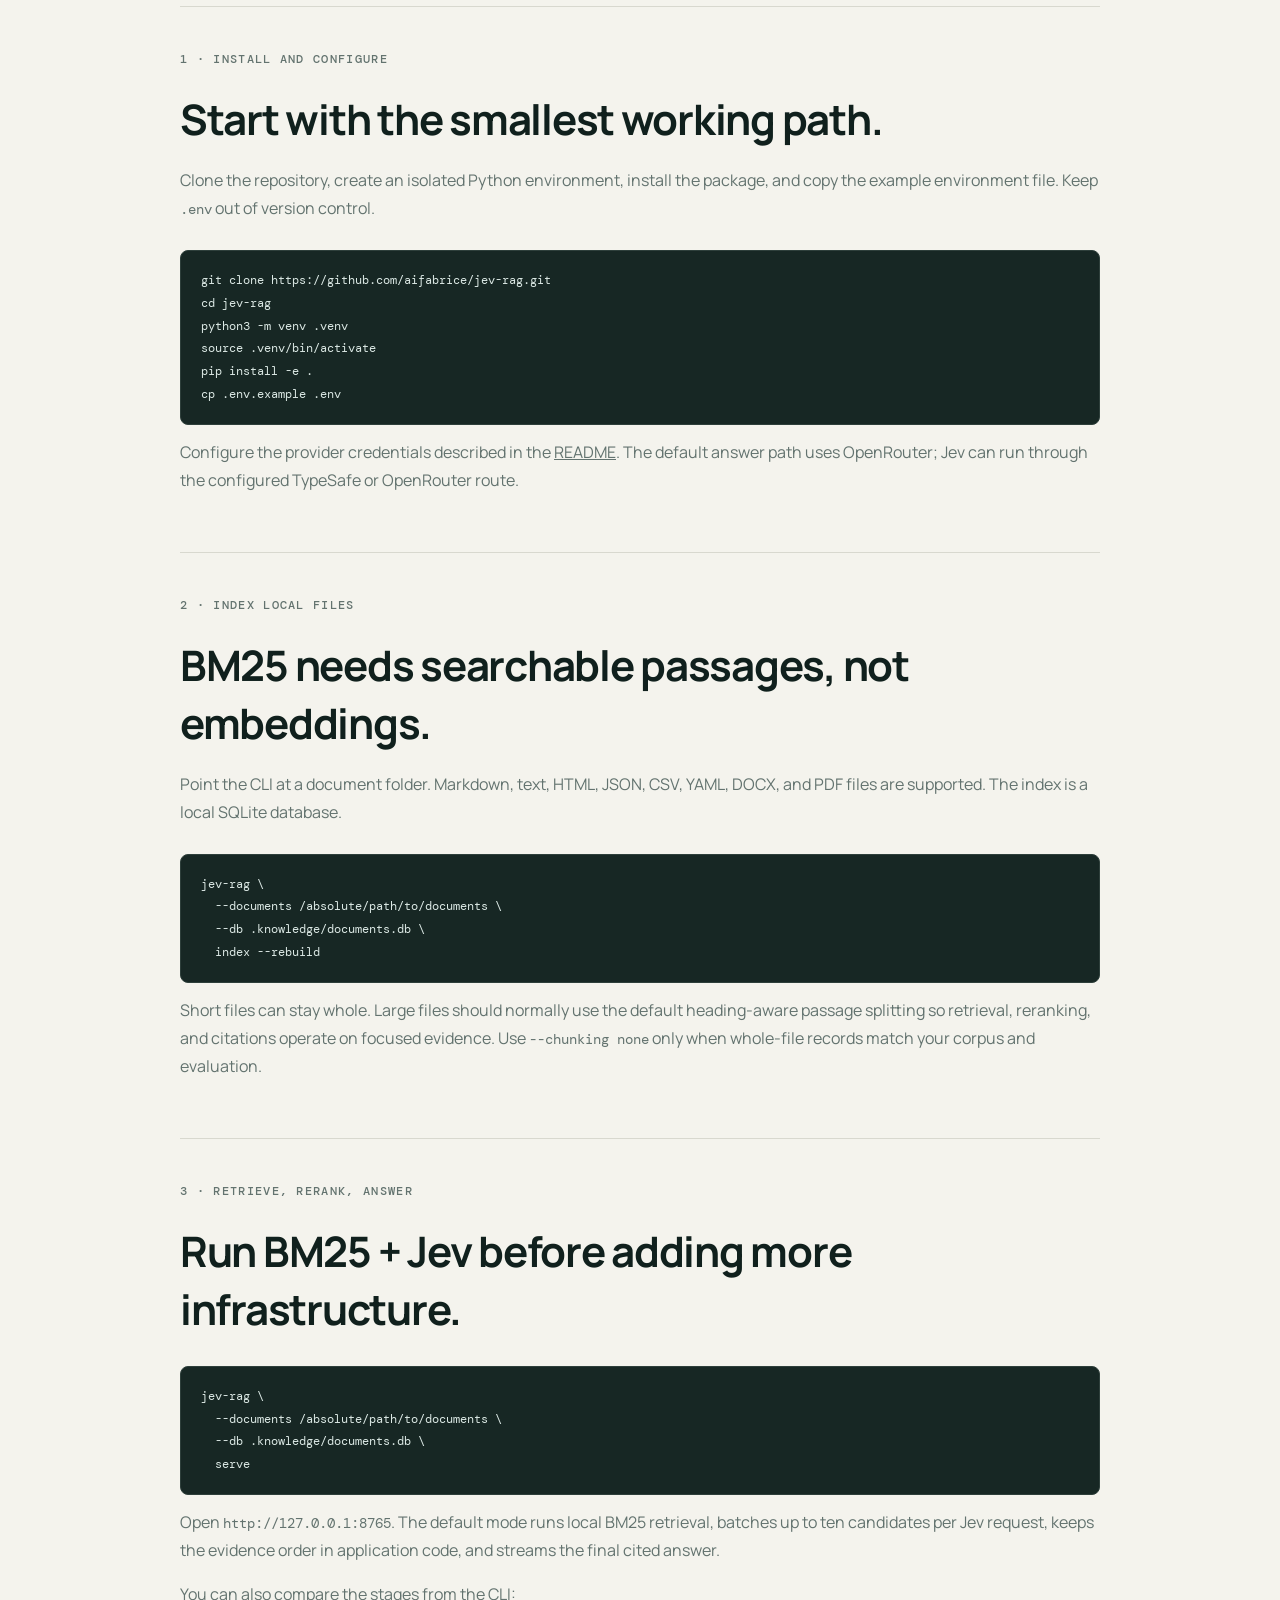
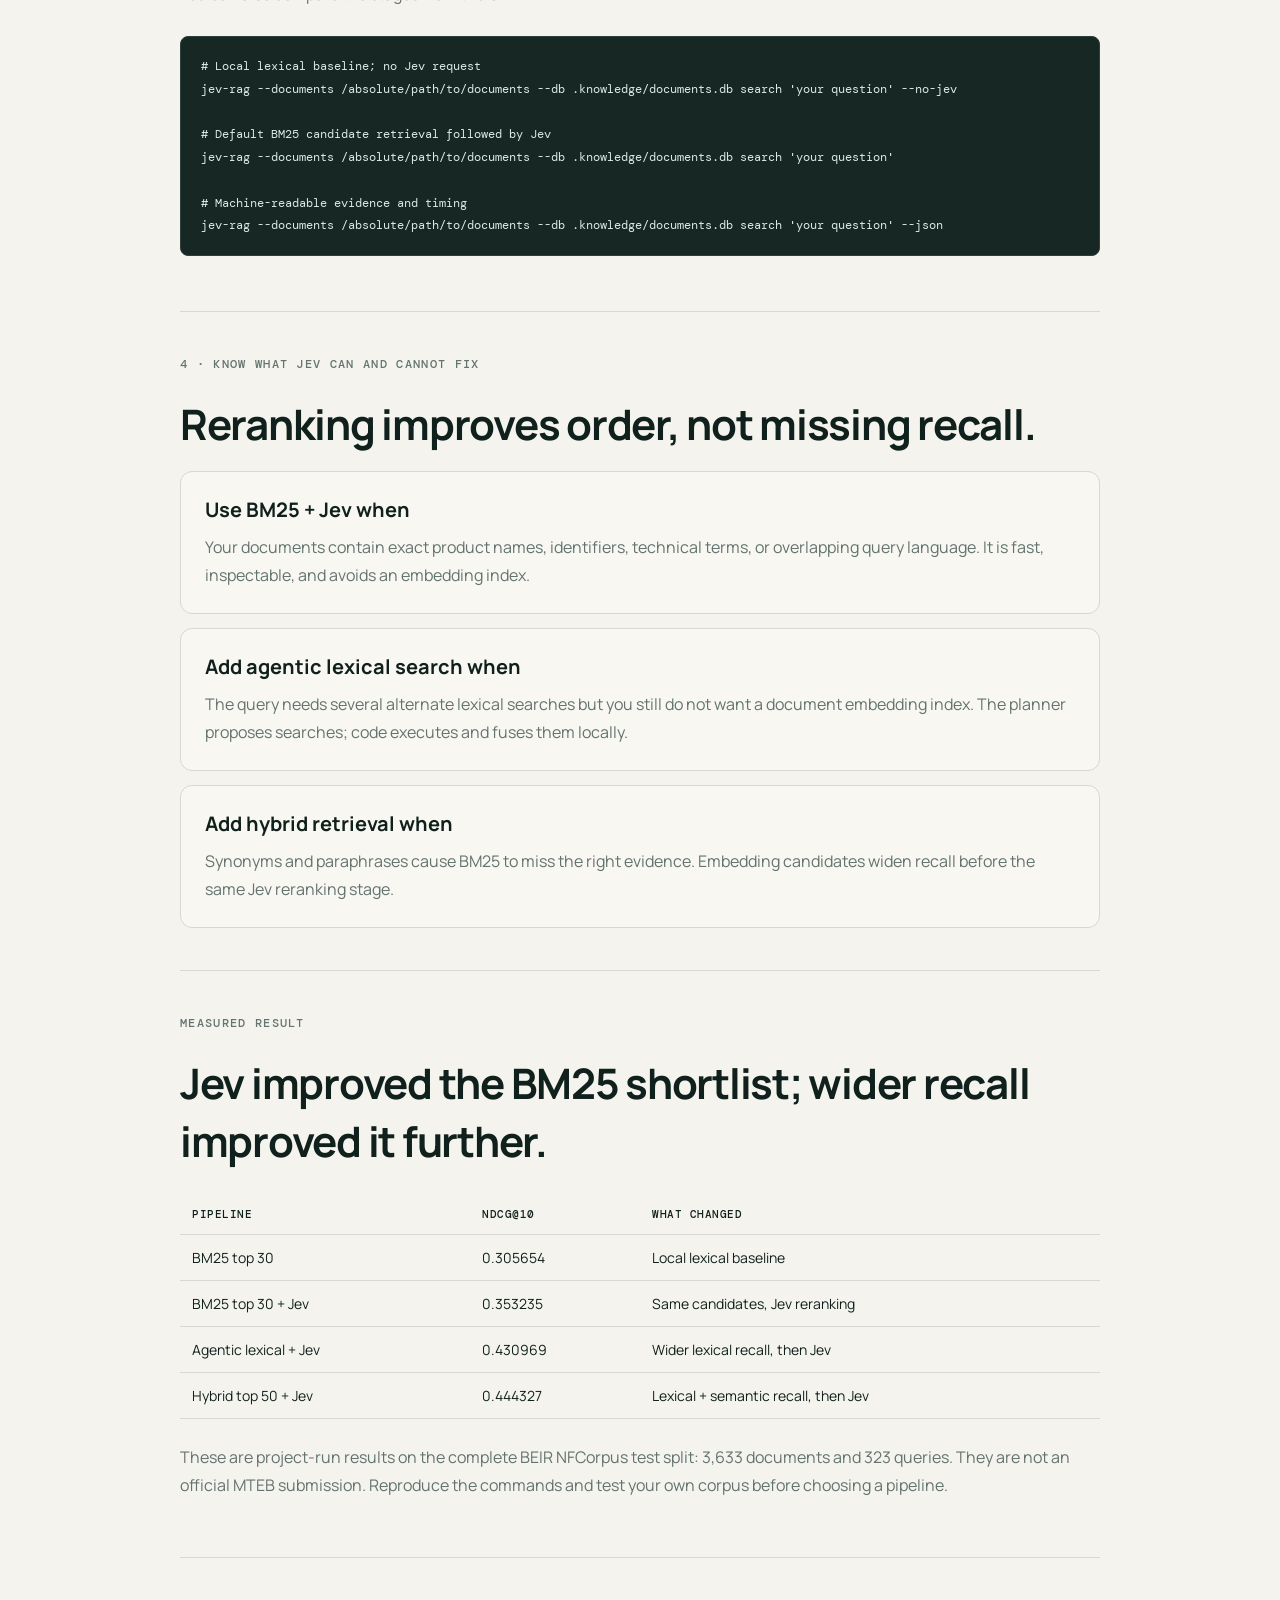
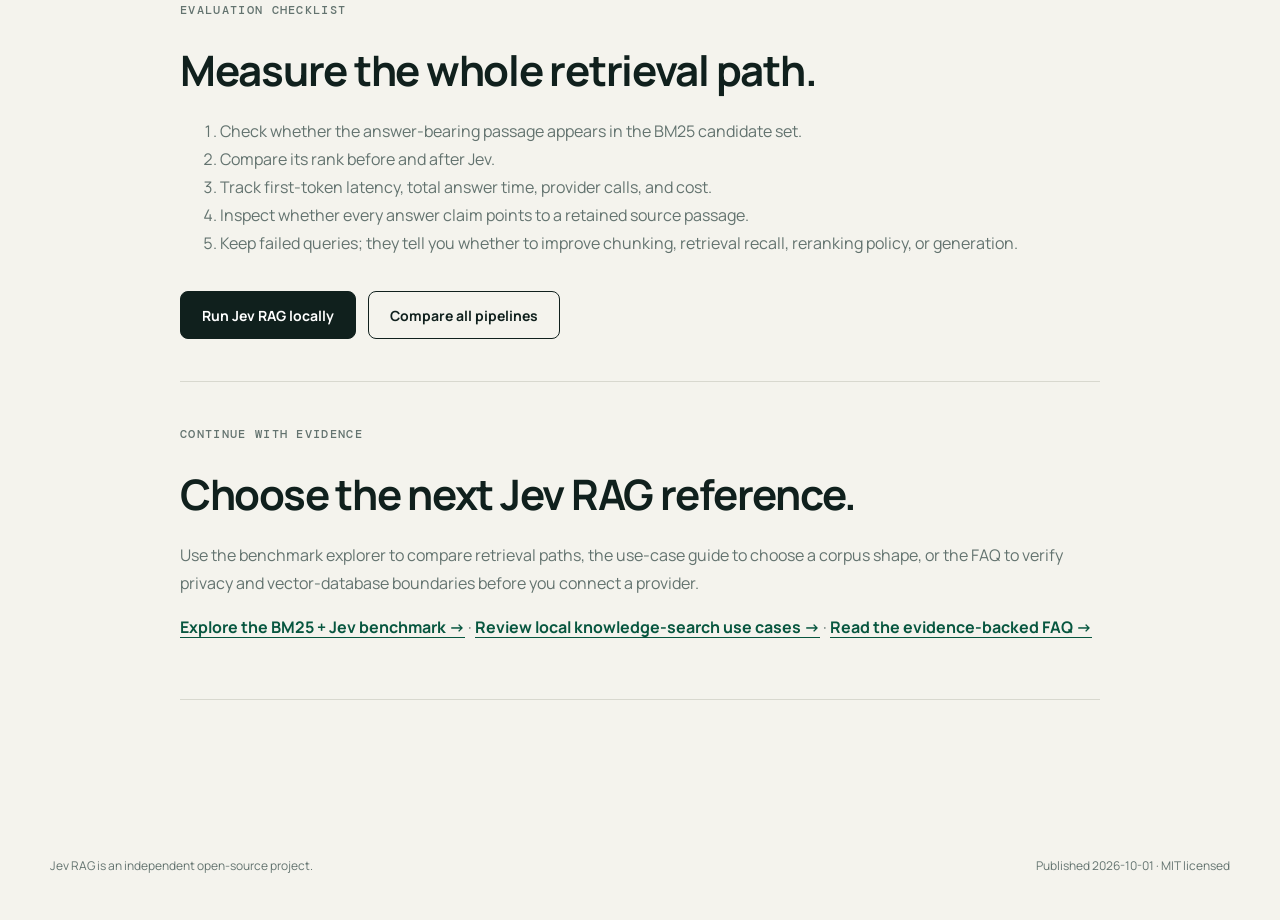
<file: site/how-to-use-jev-for-rag.html>
<!doctype html>
<html lang="en">
  <head>
    <meta charset="utf-8" />
    <meta name="viewport" content="width=device-width, initial-scale=1" />
    <title>How to use Jev for RAG: BM25 retrieval, Jev reranking and cited answers</title>
    <meta name="description" content="Build a Jev RAG pipeline over local files: retrieve with SQLite BM25, rerank a bounded candidate set with Jev, and generate cited answers without requiring a vector database." />
    <meta name="robots" content="index, follow, max-image-preview:large, max-snippet:-1" />
    <link rel="canonical" href="https://aifabrice.github.io/jev-rag/how-to-use-jev-for-rag.html" />
    <link rel="alternate" hreflang="en" href="https://aifabrice.github.io/jev-rag/how-to-use-jev-for-rag.html" />
    <link rel="alternate" hreflang="zh-CN" href="https://aifabrice.github.io/jev-rag/zh/jev-rag-guide.html" />
    <meta property="og:title" content="How to use Jev for RAG: a practical local-search pipeline" />
    <meta property="og:description" content="A reproducible tutorial for SQLite BM25 retrieval, bounded Jev reranking, and cited answers over local documents." />
    <meta property="og:type" content="article" />
    <meta property="og:url" content="https://aifabrice.github.io/jev-rag/how-to-use-jev-for-rag.html" />
    <meta property="og:image" content="https://raw.githubusercontent.com/aifabrice/jev-rag/main/docs/assets/social-preview.png" />
    <meta name="twitter:card" content="summary_large_image" />
    <link rel="preconnect" href="https://fonts.googleapis.com" />
    <link rel="preconnect" href="https://fonts.gstatic.com" crossorigin />
    <link href="https://fonts.googleapis.com/css2?family=DM+Mono:wght@400;500&amp;family=Manrope:wght@400;500;600;700&amp;display=swap" rel="stylesheet" />
    <link rel="stylesheet" href="styles.css" />
    <script type="application/ld+json">
      {
        "@context": "https://schema.org",
        "@graph": [
          {
            "@type": "HowTo",
            "name": "How to use Jev for RAG",
            "description": "Index local documents with SQLite FTS5, retrieve candidates with BM25, rerank evidence with Jev, and stream a cited answer.",
            "url": "https://aifabrice.github.io/jev-rag/how-to-use-jev-for-rag.html",
            "datePublished": "2026-10-01",
            "dateModified": "2026-10-12",
            "author": {"@type": "Person", "name": "Fabrice", "url": "https://github.com/aifabrice"},
            "tool": ["Python 3.9+", "Jev API access", "OpenRouter API access"],
            "step": [
              {"@type": "HowToStep", "name": "Configure provider keys", "text": "Copy .env.example to .env and configure the providers used for reranking and answer generation."},
              {"@type": "HowToStep", "name": "Index a local folder", "text": "Run jev-rag index against the document directory. The default pipeline creates a local SQLite FTS5 index."},
              {"@type": "HowToStep", "name": "Run BM25 plus Jev", "text": "Start the local server or run a CLI search. BM25 retrieves a bounded candidate set and Jev reranks those passages."},
              {"@type": "HowToStep", "name": "Measure on your corpus", "text": "Compare BM25-only and Jev-reranked results, inspect citations, latency, provider cost, and queries where the candidate set misses evidence."}
            ]
          },
          {
            "@type": "FAQPage",
            "mainEntity": [
              {
                "@type": "Question",
                "name": "Can I use Jev for RAG without a vector database?",
                "acceptedAnswer": {"@type": "Answer", "text": "Yes. Jev RAG retrieves candidates from a local SQLite FTS5/BM25 index and sends only the bounded candidate passages to Jev for reranking. Embeddings and a vector database are optional."}
              },
              {
                "@type": "Question",
                "name": "Does Jev replace the retriever or answer model?",
                "acceptedAnswer": {"@type": "Answer", "text": "No. In the default pipeline BM25 retrieves candidates, Jev judges and orders evidence, and a separate answer model writes the cited response."}
              },
              {
                "@type": "Question",
                "name": "How many passages should Jev rerank?",
                "acceptedAnswer": {"@type": "Answer", "text": "Start with a bounded candidate set and measure recall, cost, and latency on representative queries. Jev RAG defaults to up to 30 BM25 candidates and batches ten candidates per request."}
              }
            ]
          }
        ]
      }
    </script>
  </head>
  <body>
    <div class="page-shell">
      <header class="nav" aria-label="Primary navigation">
        <a class="brand" href="./" aria-label="Jev RAG home"><span class="brand-mark" aria-hidden="true">J</span><span>Jev RAG</span></a>
        <nav><a href="./">Home</a><a href="jev-rag-use-cases.html">Use cases</a><a href="seven-pipelines.html">Benchmark</a><a href="faq.html">FAQ</a><a href="zh/jev-rag-guide.html" lang="zh-CN">中文</a><a href="https://github.com/aifabrice/jev-rag">GitHub</a></nav>
      </header>

      <main class="content-page">
        <p class="breadcrumbs"><a href="./">Jev RAG</a> / Tutorial</p>
        <p class="eyebrow"><span></span> Practical Jev RAG tutorial</p>
        <h1>How to use Jev<br /><em>for RAG.</em></h1>
        <p class="lede">Use a fast local retriever to find a bounded candidate set, let Jev judge which passages support the question, then ask a separate answer model to write only from the retained evidence. The default path needs no embeddings and no vector database.</p>
        <div class="hero-actions"><a class="button primary" href="https://github.com/aifabrice/jev-rag#quick-start">Run Jev RAG locally</a><a class="button secondary" href="seven-pipelines.html">Inspect the 323-query benchmark</a></div>

        <section>
          <p class="kicker">Direct answer</p>
          <h2>Where does Jev fit in a RAG pipeline?</h2>
          <p><strong>Jev fits between retrieval and generation.</strong> SQLite FTS5/BM25 retrieves up to 30 candidate passages from local files. Jev receives the question and those candidates, returns calibrated evidence scores, and the application sorts them. MiniMax then streams a cited answer from up to ten retained passages.</p>
          <p class="source-note">The local index stays on your machine, but selected passage text is sent to the configured Jev provider and answer model. This is local-first, not fully offline.</p>
        </section>

        <section id="no-key-demo">
          <p class="kicker">0 · Try local retrieval without a key</p>
          <h2>Search public docs before connecting a model.</h2>
          <p>This Python 3.9+ demo uses only the repository's public <code>docs/</code> folder and a separate SQLite database. It does not scan your personal Documents folder, require package installation, or make a model request. SQLite FTS5 must be available.</p>
          <pre class="command"><code>git clone https://github.com/aifabrice/jev-rag.git
cd jev-rag
python3 local_kb.py --documents ./docs --db .knowledge/quickstart.db index
python3 local_kb.py --documents ./docs --db .knowledge/quickstart.db search 'retrieval' --no-jev</code></pre>
          <p>Expect ranked passages, source paths, and retrieval timing. This is the <strong>BM25-only baseline</strong>, not Jev reranking or a generated answer. Keep both folder and database arguments on every command. Once this works, continue with provider setup for the full pipeline.</p>
        </section>

        <section>
          <p class="kicker">1 · Install and configure</p>
          <h2>Start with the smallest working path.</h2>
          <p>Clone the repository, create an isolated Python environment, install the package, and copy the example environment file. Keep <code>.env</code> out of version control.</p>
          <pre class="command"><code>git clone https://github.com/aifabrice/jev-rag.git
cd jev-rag
python3 -m venv .venv
source .venv/bin/activate
pip install -e .
cp .env.example .env</code></pre>
          <p>Configure the provider credentials described in the <a href="https://github.com/aifabrice/jev-rag#install">README</a>. The default answer path uses OpenRouter; Jev can run through the configured TypeSafe or OpenRouter route.</p>
        </section>

        <section>
          <p class="kicker">2 · Index local files</p>
          <h2>BM25 needs searchable passages, not embeddings.</h2>
          <p>Point the CLI at a document folder. Markdown, text, HTML, JSON, CSV, YAML, DOCX, and PDF files are supported. The index is a local SQLite database.</p>
          <pre class="command"><code>jev-rag \
  --documents /absolute/path/to/documents \
  --db .knowledge/documents.db \
  index --rebuild</code></pre>
          <p>Short files can stay whole. Large files should normally use the default heading-aware passage splitting so retrieval, reranking, and citations operate on focused evidence. Use <code>--chunking none</code> only when whole-file records match your corpus and evaluation.</p>
        </section>

        <section>
          <p class="kicker">3 · Retrieve, rerank, answer</p>
          <h2>Run BM25 + Jev before adding more infrastructure.</h2>
          <pre class="command"><code>jev-rag \
  --documents /absolute/path/to/documents \
  --db .knowledge/documents.db \
  serve</code></pre>
          <p>Open <code>http://127.0.0.1:8765</code>. The default mode runs local BM25 retrieval, batches up to ten candidates per Jev request, keeps the evidence order in application code, and streams the final cited answer.</p>
          <p>You can also compare the stages from the CLI:</p>
          <pre class="command"><code># Local lexical baseline; no Jev request
jev-rag --documents /absolute/path/to/documents --db .knowledge/documents.db search 'your question' --no-jev

# Default BM25 candidate retrieval followed by Jev
jev-rag --documents /absolute/path/to/documents --db .knowledge/documents.db search 'your question'

# Machine-readable evidence and timing
jev-rag --documents /absolute/path/to/documents --db .knowledge/documents.db search 'your question' --json</code></pre>
        </section>

        <section>
          <p class="kicker">4 · Know what Jev can and cannot fix</p>
          <h2>Reranking improves order, not missing recall.</h2>
          <div class="question-list">
            <article class="question-card">
              <h3>Use BM25 + Jev when</h3>
              <p>Your documents contain exact product names, identifiers, technical terms, or overlapping query language. It is fast, inspectable, and avoids an embedding index.</p>
            </article>
            <article class="question-card">
              <h3>Add agentic lexical search when</h3>
              <p>The query needs several alternate lexical searches but you still do not want a document embedding index. The planner proposes searches; code executes and fuses them locally.</p>
            </article>
            <article class="question-card">
              <h3>Add hybrid retrieval when</h3>
              <p>Synonyms and paraphrases cause BM25 to miss the right evidence. Embedding candidates widen recall before the same Jev reranking stage.</p>
            </article>
          </div>
        </section>

        <section>
          <p class="kicker">Measured result</p>
          <h2>Jev improved the BM25 shortlist; wider recall improved it further.</h2>
          <table>
            <thead><tr><th>Pipeline</th><th>nDCG@10</th><th>What changed</th></tr></thead>
            <tbody>
              <tr><td>BM25 top 30</td><td>0.305654</td><td>Local lexical baseline</td></tr>
              <tr><td>BM25 top 30 + Jev</td><td>0.353235</td><td>Same candidates, Jev reranking</td></tr>
              <tr><td>Agentic lexical + Jev</td><td>0.430969</td><td>Wider lexical recall, then Jev</td></tr>
              <tr><td>Hybrid top 50 + Jev</td><td>0.444327</td><td>Lexical + semantic recall, then Jev</td></tr>
            </tbody>
          </table>
          <p>These are project-run results on the complete BEIR NFCorpus test split: 3,633 documents and 323 queries. They are not an official MTEB submission. Reproduce the commands and test your own corpus before choosing a pipeline.</p>
        </section>

        <section>
          <p class="kicker">Evaluation checklist</p>
          <h2>Measure the whole retrieval path.</h2>
          <ol>
            <li>Check whether the answer-bearing passage appears in the BM25 candidate set.</li>
            <li>Compare its rank before and after Jev.</li>
            <li>Track first-token latency, total answer time, provider calls, and cost.</li>
            <li>Inspect whether every answer claim points to a retained source passage.</li>
            <li>Keep failed queries; they tell you whether to improve chunking, retrieval recall, reranking policy, or generation.</li>
          </ol>
          <div class="hero-actions"><a class="button primary" href="https://github.com/aifabrice/jev-rag#quick-start">Run Jev RAG locally</a><a class="button secondary" href="seven-pipelines.html">Compare all pipelines</a></div>
        </section>

        <section>
          <p class="kicker">Continue with evidence</p>
          <h2>Choose the next Jev RAG reference.</h2>
          <p>Use the benchmark explorer to compare retrieval paths, the use-case guide to choose a corpus shape, or the FAQ to verify privacy and vector-database boundaries before you connect a provider.</p>
          <p><a class="text-link" href="bm25-jev-reranking-benchmark.html">Explore the BM25 + Jev benchmark →</a> · <a class="text-link" href="jev-rag-use-cases.html">Review local knowledge-search use cases →</a> · <a class="text-link" href="faq.html">Read the evidence-backed FAQ →</a></p>
        </section>
      </main>

      <footer><span>Jev RAG is an independent open-source project.</span><span>Published 2026-10-01 · MIT licensed</span></footer>
    </div>
  </body>
</html>
</file>
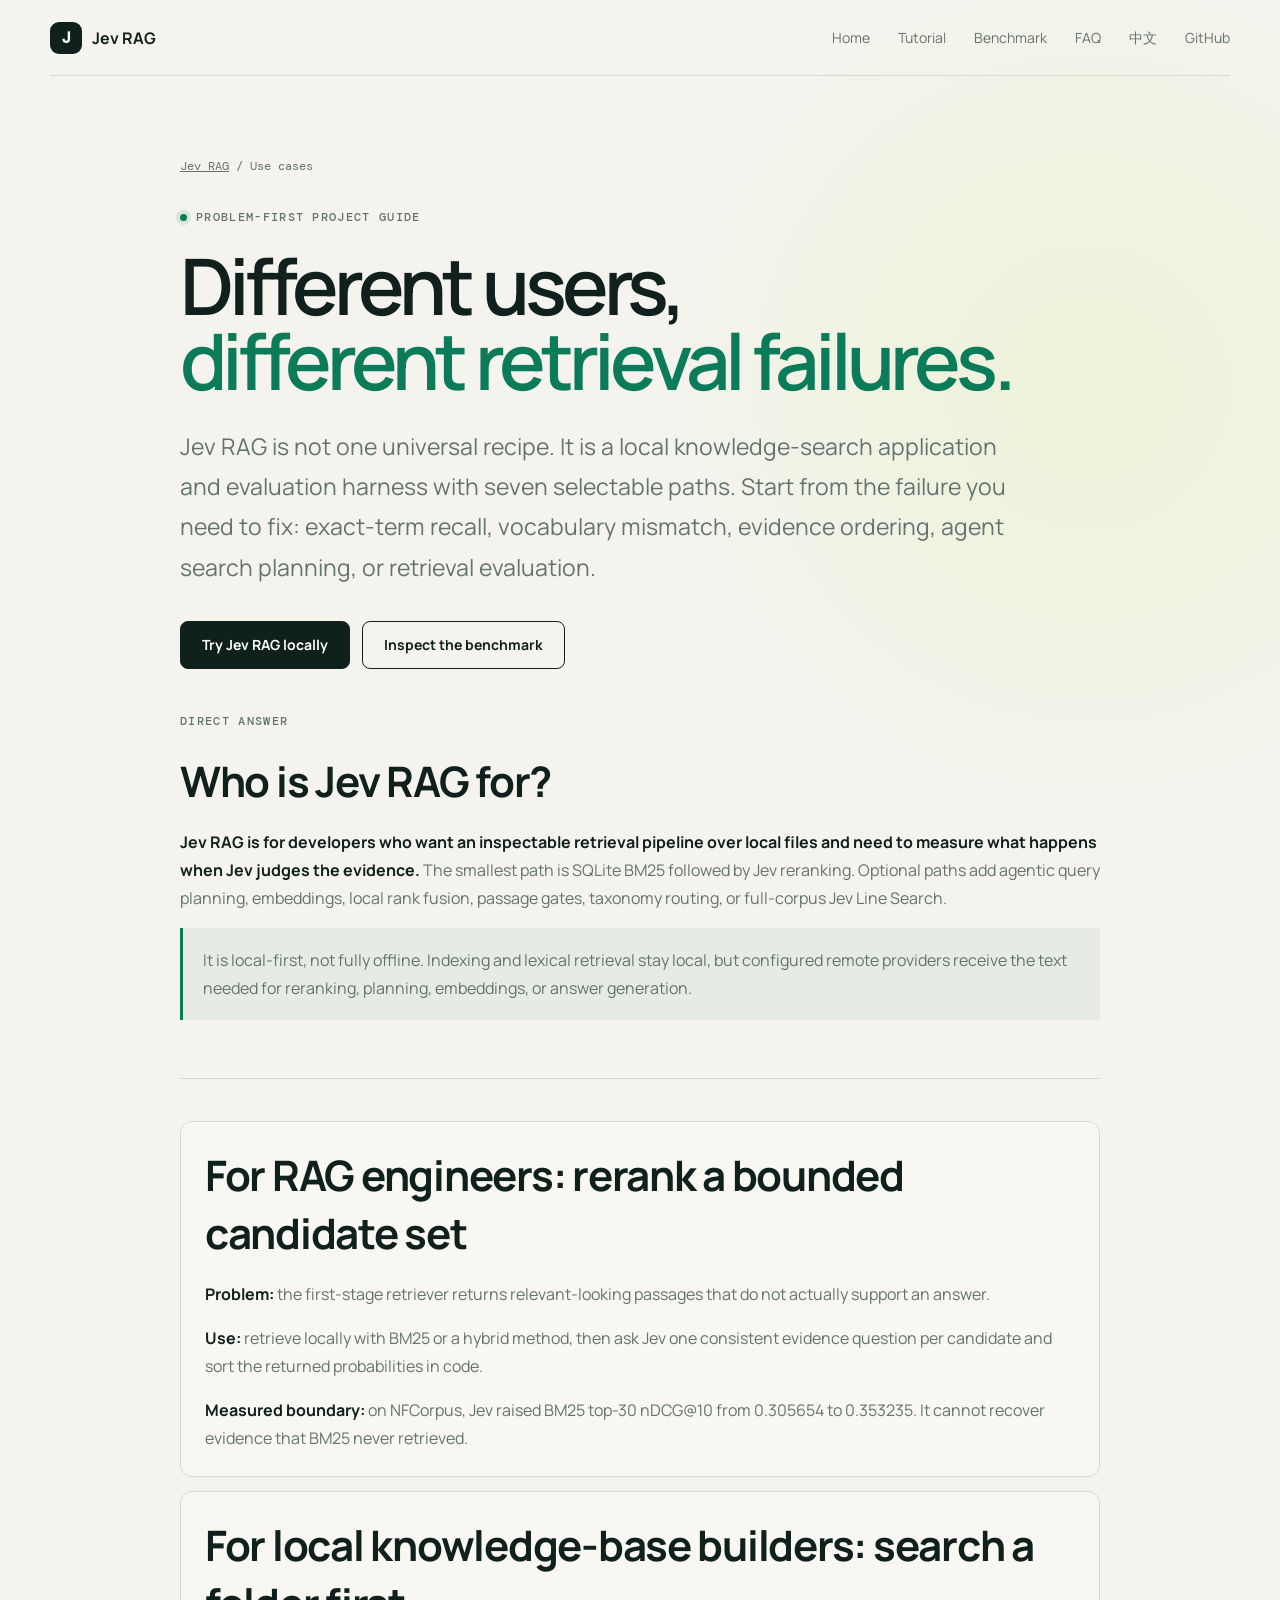
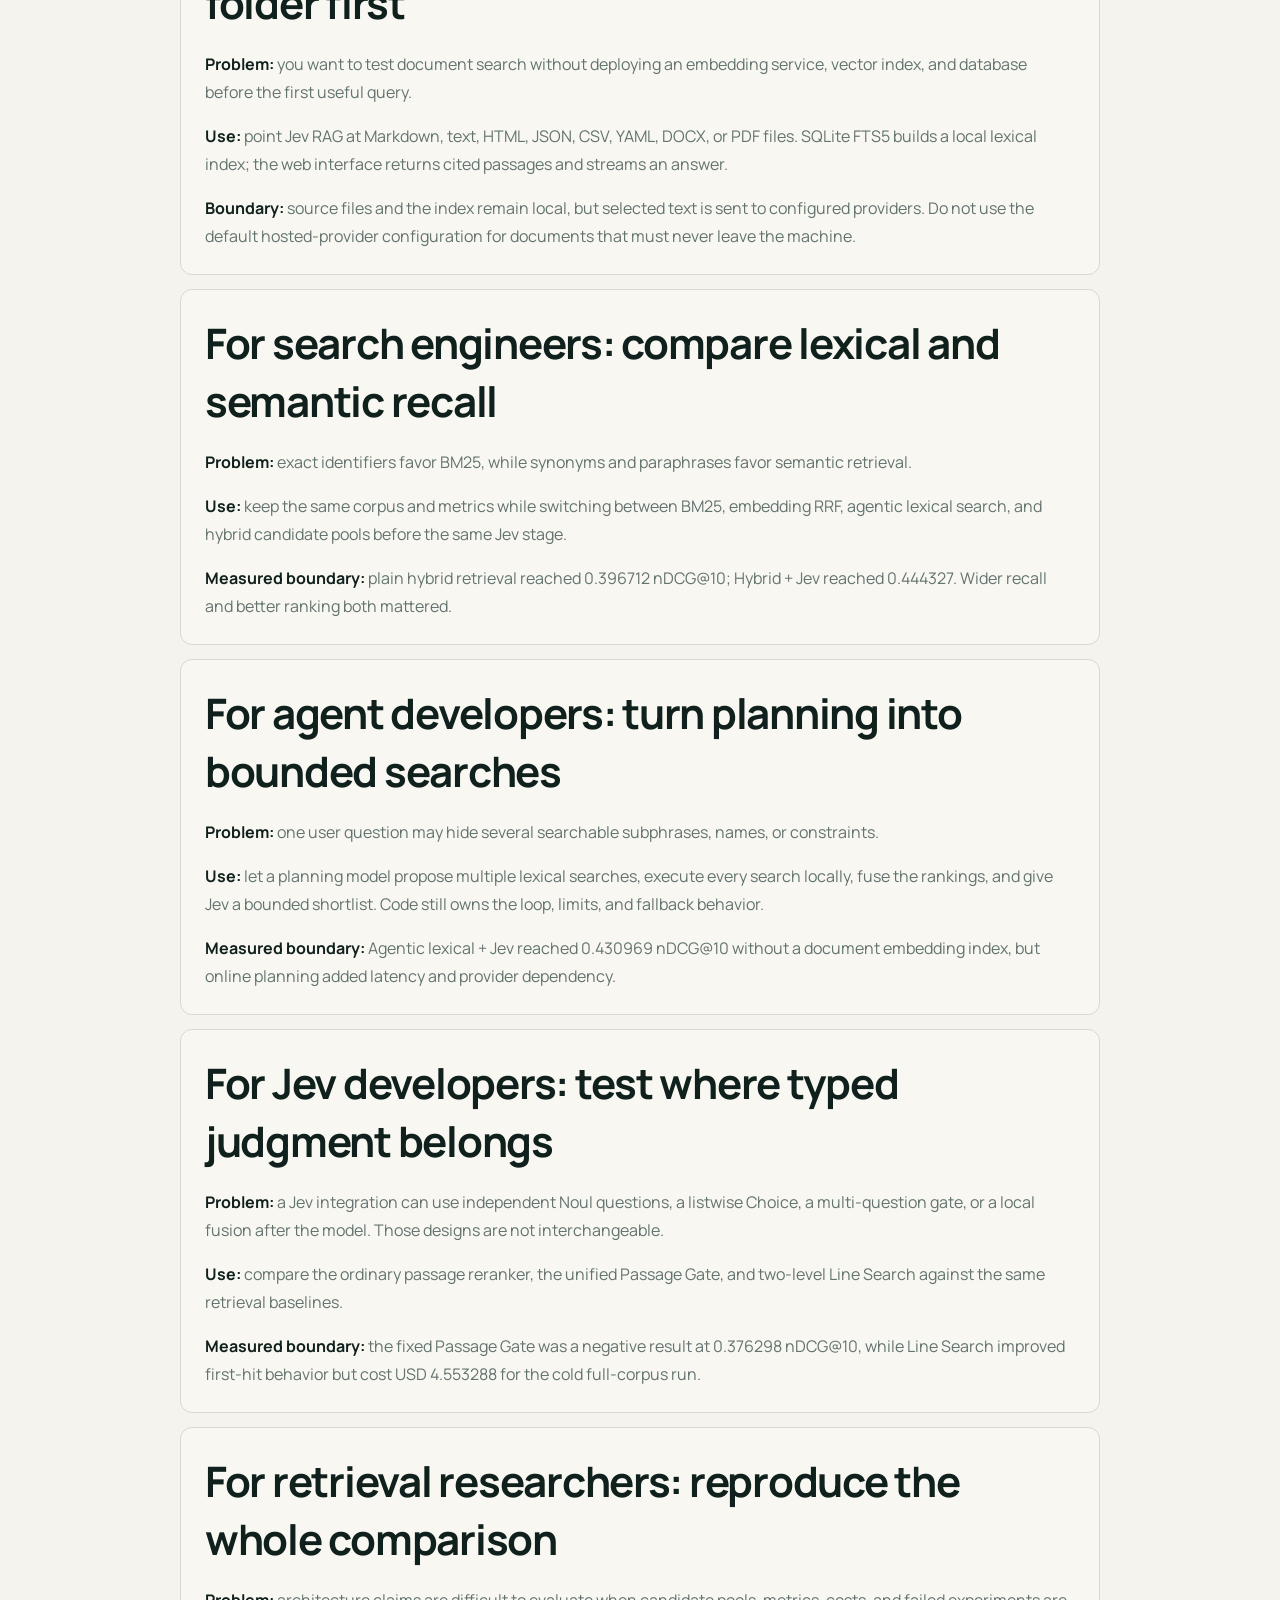
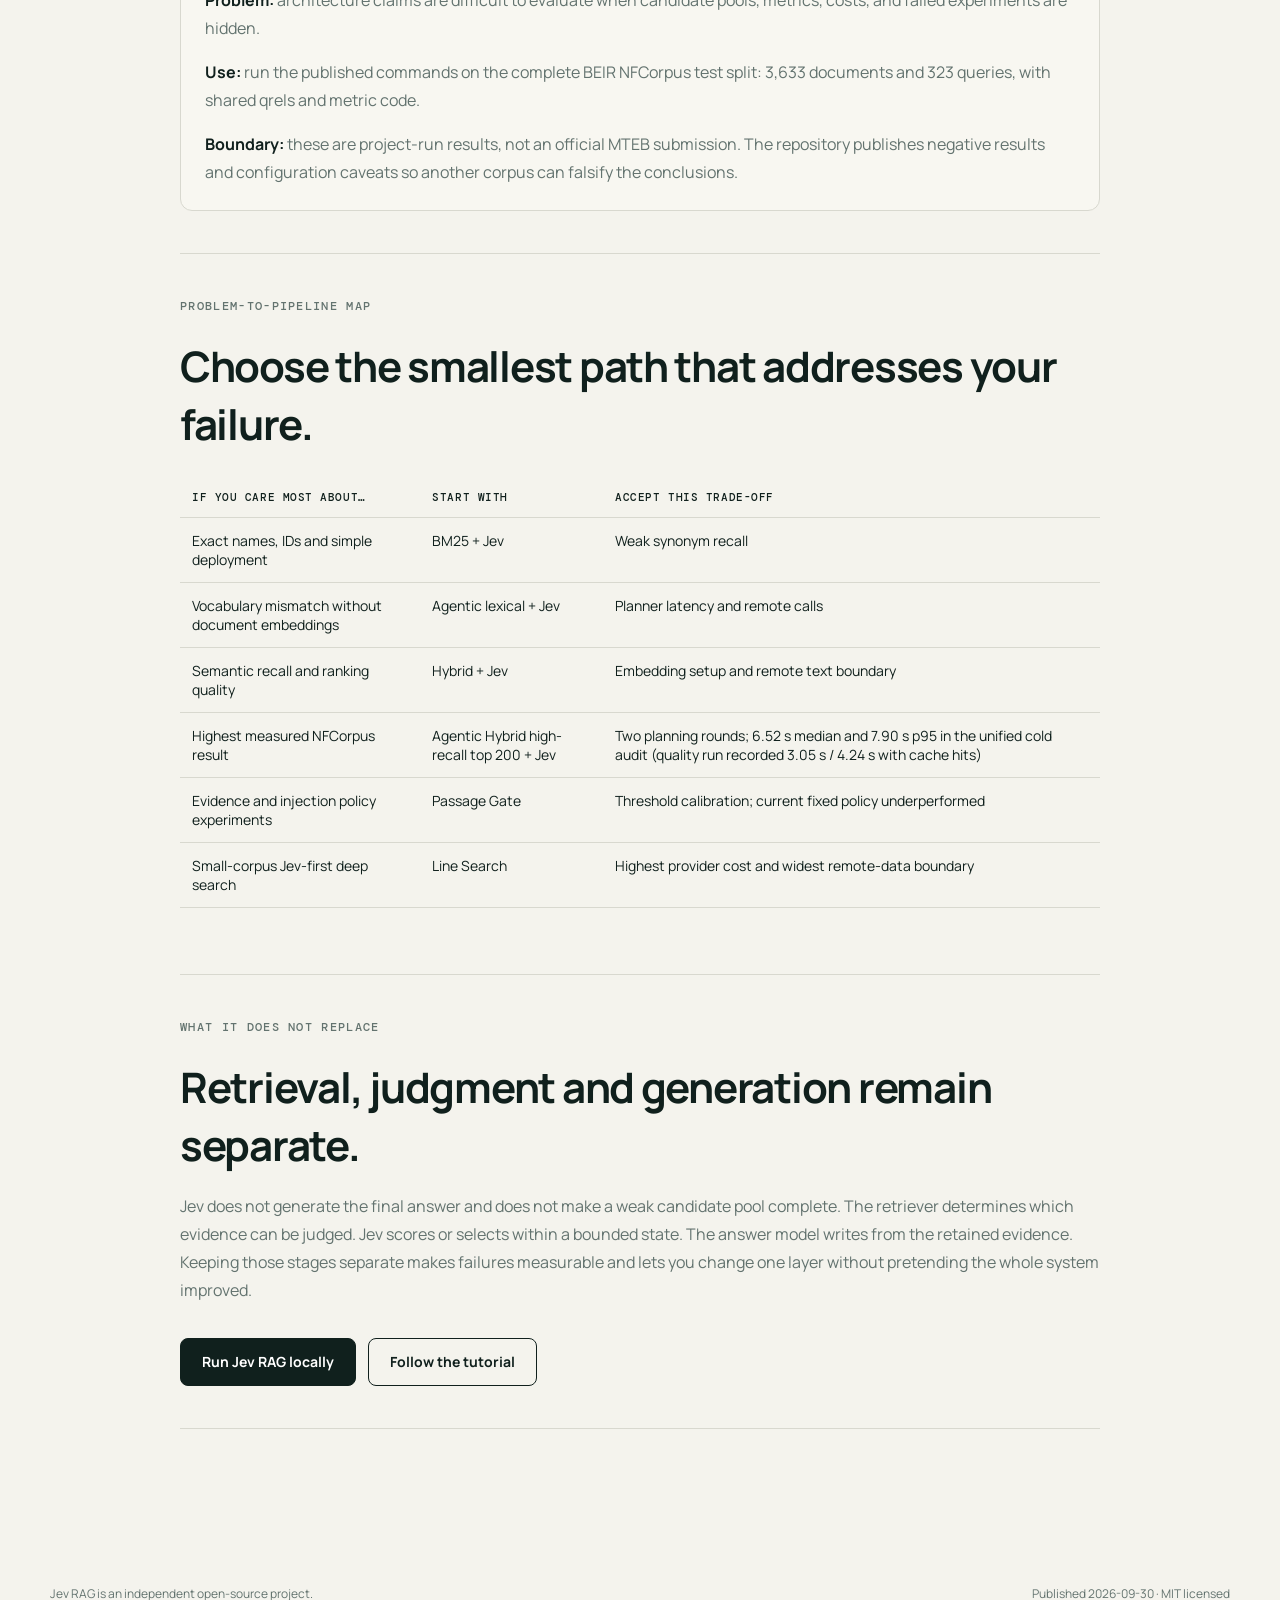
<file: site/jev-rag-use-cases.html>
<!doctype html>
<html lang="en">
  <head>
    <meta charset="utf-8" />
    <meta name="viewport" content="width=device-width, initial-scale=1" />
    <title>Jev RAG use cases — reranking, local knowledge search, agentic retrieval and evaluation</title>
    <meta name="description" content="See where Jev RAG fits for RAG engineers, local knowledge-base builders, search teams, agent developers and retrieval researchers, with measured results and clear limits." />
    <meta name="robots" content="index, follow, max-image-preview:large, max-snippet:-1" />
    <link rel="canonical" href="https://aifabrice.github.io/jev-rag/jev-rag-use-cases.html" />
    <link rel="alternate" hreflang="en" href="https://aifabrice.github.io/jev-rag/jev-rag-use-cases.html" />
    <meta property="og:title" content="Where does Jev RAG fit? Six practical use cases" />
    <meta property="og:description" content="A problem-first map for BM25 + Jev reranking, local document search, agentic retrieval, hybrid search and reproducible RAG evaluation." />
    <meta property="og:type" content="article" />
    <meta property="og:url" content="https://aifabrice.github.io/jev-rag/jev-rag-use-cases.html" />
    <meta property="og:image" content="https://raw.githubusercontent.com/aifabrice/jev-rag/main/docs/assets/social-preview.png" />
    <meta name="twitter:card" content="summary_large_image" />
    <link rel="preconnect" href="https://fonts.googleapis.com" />
    <link rel="preconnect" href="https://fonts.gstatic.com" crossorigin />
    <link href="https://fonts.googleapis.com/css2?family=DM+Mono:wght@400;500&amp;family=Manrope:wght@400;500;600;700&amp;display=swap" rel="stylesheet" />
    <link rel="stylesheet" href="styles.css" />
    <script type="application/ld+json">
      {
        "@context": "https://schema.org",
        "@graph": [
          {
            "@type": "TechArticle",
            "headline": "Jev RAG use cases: reranking, local knowledge search, agentic retrieval and evaluation",
            "description": "A problem-first guide to choosing Jev RAG for six developer and knowledge-search use cases.",
            "url": "https://aifabrice.github.io/jev-rag/jev-rag-use-cases.html",
            "datePublished": "2026-09-30",
            "dateModified": "2026-10-02",
            "author": {"@type": "Person", "name": "Fabrice", "url": "https://github.com/aifabrice"},
            "publisher": {"@type": "Organization", "name": "Jev RAG", "url": "https://aifabrice.github.io/jev-rag/"},
            "about": ["Jev RAG", "retrieval-augmented generation", "local knowledge search", "BM25", "reranking", "agentic search"]
          },
          {
            "@type": "FAQPage",
            "mainEntity": [
              {
                "@type": "Question",
                "name": "Who should use Jev RAG?",
                "acceptedAnswer": {"@type": "Answer", "text": "Jev RAG is designed for developers evaluating local document search, BM25 plus semantic reranking, agent-generated lexical searches, hybrid retrieval, or reproducible retrieval benchmarks. It is alpha software rather than a hosted multi-user product."}
              },
              {
                "@type": "Question",
                "name": "Can Jev RAG search documents without a vector database?",
                "acceptedAnswer": {"@type": "Answer", "text": "Yes. The default path uses local SQLite FTS5 and BM25 for candidate retrieval, then sends selected passages to Jev for evidence reranking. Embeddings and a vector database are not required for this path."}
              },
              {
                "@type": "Question",
                "name": "Does Jev replace the answer model in RAG?",
                "acceptedAnswer": {"@type": "Answer", "text": "No. Jev makes typed decisions about candidate evidence. A separate answer model generates the cited response from the selected passages."}
              }
            ]
          }
        ]
      }
    </script>
  </head>
  <body>
    <div class="page-shell">
      <header class="nav" aria-label="Primary navigation">
        <a class="brand" href="./" aria-label="Jev RAG home"><span class="brand-mark" aria-hidden="true">J</span><span>Jev RAG</span></a>
        <nav><a href="./">Home</a><a href="how-to-use-jev-for-rag.html">Tutorial</a><a href="seven-pipelines.html">Benchmark</a><a href="faq.html">FAQ</a><a href="zh/" lang="zh-CN">中文</a><a href="https://github.com/aifabrice/jev-rag">GitHub</a></nav>
      </header>

      <main class="content-page">
        <p class="breadcrumbs"><a href="./">Jev RAG</a> / Use cases</p>
        <p class="eyebrow"><span></span> Problem-first project guide</p>
        <h1>Different users,<br /><em>different retrieval failures.</em></h1>
        <p class="lede">Jev RAG is not one universal recipe. It is a local knowledge-search application and evaluation harness with seven selectable paths. Start from the failure you need to fix: exact-term recall, vocabulary mismatch, evidence ordering, agent search planning, or retrieval evaluation.</p>
        <div class="hero-actions"><a class="button primary" href="https://github.com/aifabrice/jev-rag#quick-start">Try Jev RAG locally</a><a class="button secondary" href="seven-pipelines.html">Inspect the benchmark</a></div>

        <section>
          <p class="kicker">Direct answer</p>
          <h2>Who is Jev RAG for?</h2>
          <p><strong>Jev RAG is for developers who want an inspectable retrieval pipeline over local files and need to measure what happens when Jev judges the evidence.</strong> The smallest path is SQLite BM25 followed by Jev reranking. Optional paths add agentic query planning, embeddings, local rank fusion, passage gates, taxonomy routing, or full-corpus Jev Line Search.</p>
          <p class="source-note">It is local-first, not fully offline. Indexing and lexical retrieval stay local, but configured remote providers receive the text needed for reranking, planning, embeddings, or answer generation.</p>
        </section>

        <section class="question-list" aria-label="Jev RAG audiences and use cases">
          <article class="question-card">
            <h2>For RAG engineers: rerank a bounded candidate set</h2>
            <p><strong>Problem:</strong> the first-stage retriever returns relevant-looking passages that do not actually support an answer.</p>
            <p><strong>Use:</strong> retrieve locally with BM25 or a hybrid method, then ask Jev one consistent evidence question per candidate and sort the returned probabilities in code.</p>
            <p><strong>Measured boundary:</strong> on NFCorpus, Jev raised BM25 top-30 nDCG@10 from 0.305654 to 0.353235. It cannot recover evidence that BM25 never retrieved.</p>
          </article>

          <article class="question-card">
            <h2>For local knowledge-base builders: search a folder first</h2>
            <p><strong>Problem:</strong> you want to test document search without deploying an embedding service, vector index, and database before the first useful query.</p>
            <p><strong>Use:</strong> point Jev RAG at Markdown, text, HTML, JSON, CSV, YAML, DOCX, or PDF files. SQLite FTS5 builds a local lexical index; the web interface returns cited passages and streams an answer.</p>
            <p><strong>Boundary:</strong> source files and the index remain local, but selected text is sent to configured providers. Do not use the default hosted-provider configuration for documents that must never leave the machine.</p>
          </article>

          <article class="question-card">
            <h2>For search engineers: compare lexical and semantic recall</h2>
            <p><strong>Problem:</strong> exact identifiers favor BM25, while synonyms and paraphrases favor semantic retrieval.</p>
            <p><strong>Use:</strong> keep the same corpus and metrics while switching between BM25, embedding RRF, agentic lexical search, and hybrid candidate pools before the same Jev stage.</p>
            <p><strong>Measured boundary:</strong> plain hybrid retrieval reached 0.396712 nDCG@10; Hybrid + Jev reached 0.444327. Wider recall and better ranking both mattered.</p>
          </article>

          <article class="question-card">
            <h2>For agent developers: turn planning into bounded searches</h2>
            <p><strong>Problem:</strong> one user question may hide several searchable subphrases, names, or constraints.</p>
            <p><strong>Use:</strong> let a planning model propose multiple lexical searches, execute every search locally, fuse the rankings, and give Jev a bounded shortlist. Code still owns the loop, limits, and fallback behavior.</p>
            <p><strong>Measured boundary:</strong> Agentic lexical + Jev reached 0.430969 nDCG@10 without a document embedding index, but online planning added latency and provider dependency.</p>
          </article>

          <article class="question-card">
            <h2>For Jev developers: test where typed judgment belongs</h2>
            <p><strong>Problem:</strong> a Jev integration can use independent Noul questions, a listwise Choice, a multi-question gate, or a local fusion after the model. Those designs are not interchangeable.</p>
            <p><strong>Use:</strong> compare the ordinary passage reranker, the unified Passage Gate, and two-level Line Search against the same retrieval baselines.</p>
            <p><strong>Measured boundary:</strong> the fixed Passage Gate was a negative result at 0.376298 nDCG@10, while Line Search improved first-hit behavior but cost USD 4.553288 for the cold full-corpus run.</p>
          </article>

          <article class="question-card">
            <h2>For retrieval researchers: reproduce the whole comparison</h2>
            <p><strong>Problem:</strong> architecture claims are difficult to evaluate when candidate pools, metrics, costs, and failed experiments are hidden.</p>
            <p><strong>Use:</strong> run the published commands on the complete BEIR NFCorpus test split: 3,633 documents and 323 queries, with shared qrels and metric code.</p>
            <p><strong>Boundary:</strong> these are project-run results, not an official MTEB submission. The repository publishes negative results and configuration caveats so another corpus can falsify the conclusions.</p>
          </article>
        </section>

        <section>
          <p class="kicker">Problem-to-pipeline map</p>
          <h2>Choose the smallest path that addresses your failure.</h2>
          <table>
            <thead><tr><th>If you care most about…</th><th>Start with</th><th>Accept this trade-off</th></tr></thead>
            <tbody>
              <tr><td>Exact names, IDs and simple deployment</td><td>BM25 + Jev</td><td>Weak synonym recall</td></tr>
              <tr><td>Vocabulary mismatch without document embeddings</td><td>Agentic lexical + Jev</td><td>Planner latency and remote calls</td></tr>
              <tr><td>Semantic recall and ranking quality</td><td>Hybrid + Jev</td><td>Embedding setup and remote text boundary</td></tr>
              <tr><td>Highest measured NFCorpus result</td><td>Agentic Hybrid high-recall top 200 + Jev</td><td>Two planning rounds; 6.52 s median and 7.90 s p95 in the unified cold audit (quality run recorded 3.05 s / 4.24 s with cache hits)</td></tr>
              <tr><td>Evidence and injection policy experiments</td><td>Passage Gate</td><td>Threshold calibration; current fixed policy underperformed</td></tr>
              <tr><td>Small-corpus Jev-first deep search</td><td>Line Search</td><td>Highest provider cost and widest remote-data boundary</td></tr>
            </tbody>
          </table>
        </section>

        <section>
          <p class="kicker">What it does not replace</p>
          <h2>Retrieval, judgment and generation remain separate.</h2>
          <p>Jev does not generate the final answer and does not make a weak candidate pool complete. The retriever determines which evidence can be judged. Jev scores or selects within a bounded state. The answer model writes from the retained evidence. Keeping those stages separate makes failures measurable and lets you change one layer without pretending the whole system improved.</p>
          <div class="hero-actions"><a class="button primary" href="https://github.com/aifabrice/jev-rag#quick-start">Run Jev RAG locally</a><a class="button secondary" href="how-to-use-jev-for-rag.html">Follow the tutorial</a></div>
        </section>
      </main>

      <footer><span>Jev RAG is an independent open-source project.</span><span>Published 2026-09-30 · MIT licensed</span></footer>
    </div>
  </body>
</html>
</file>
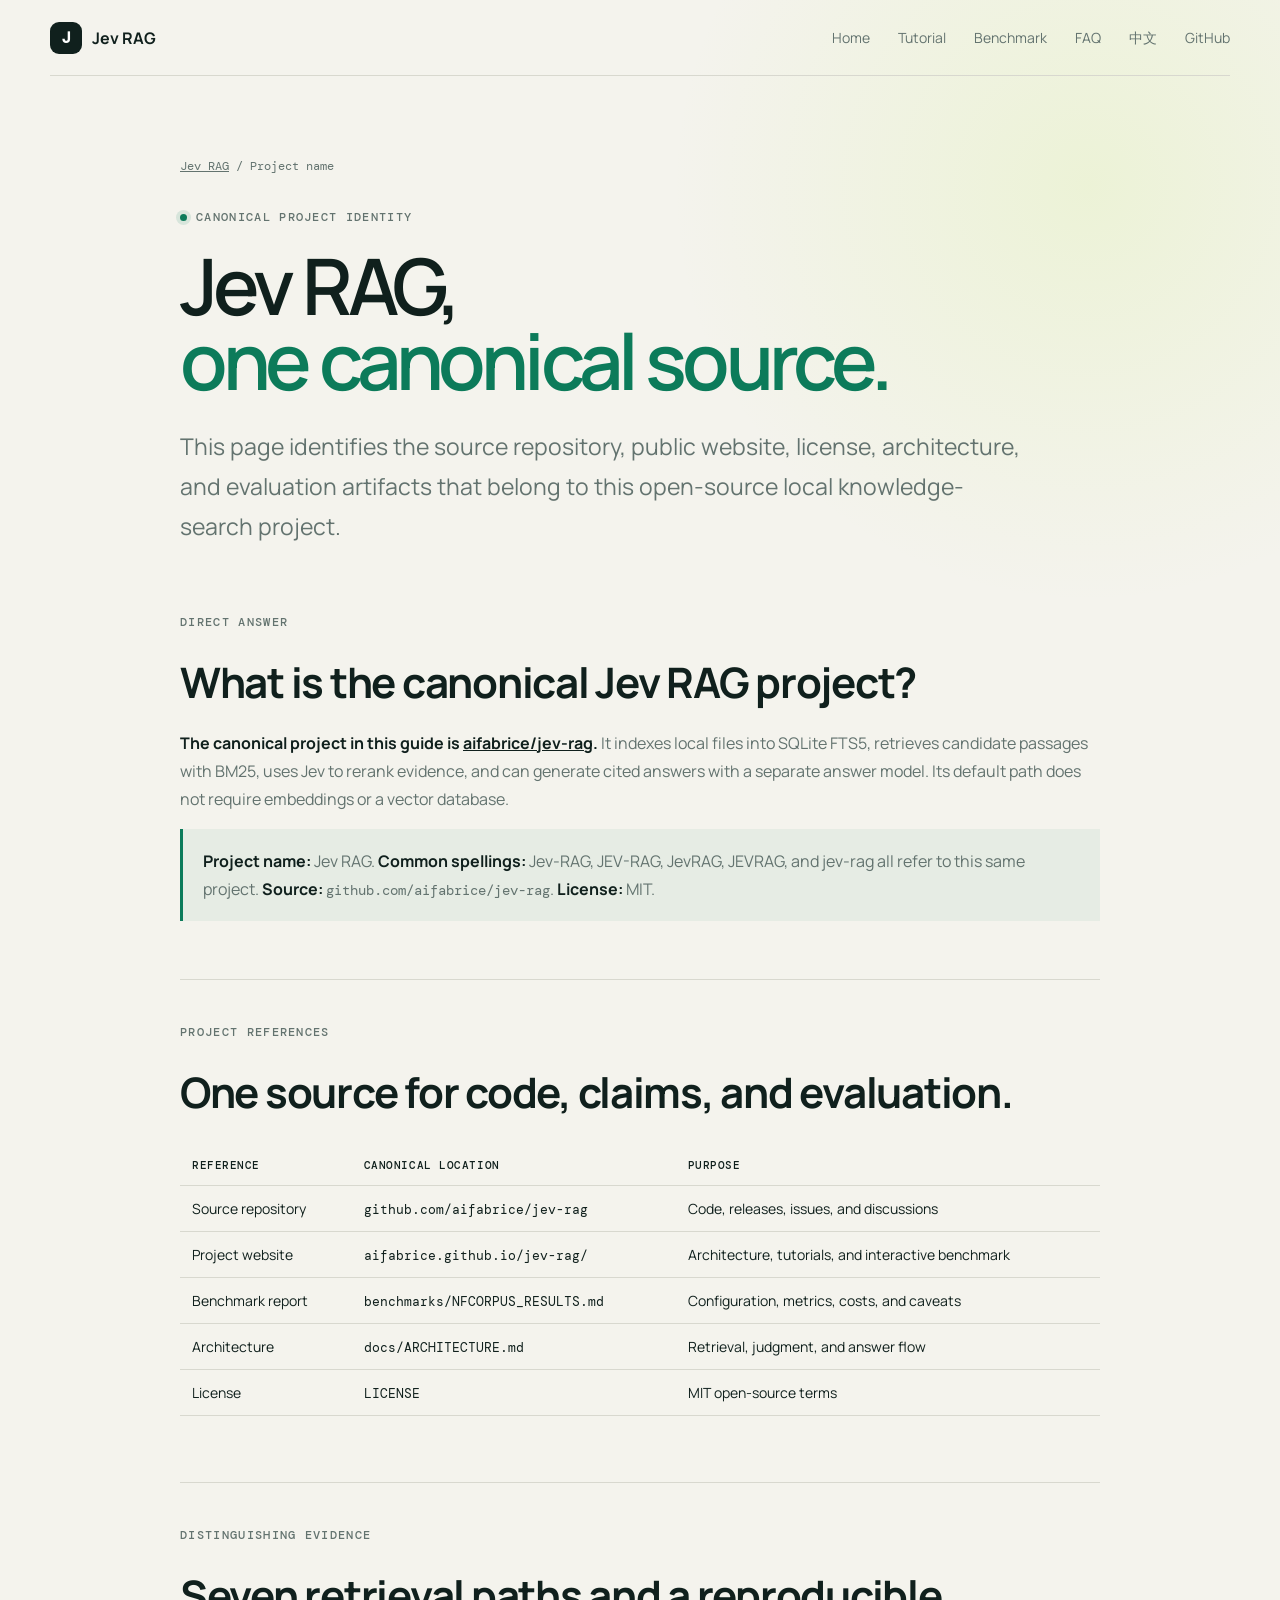
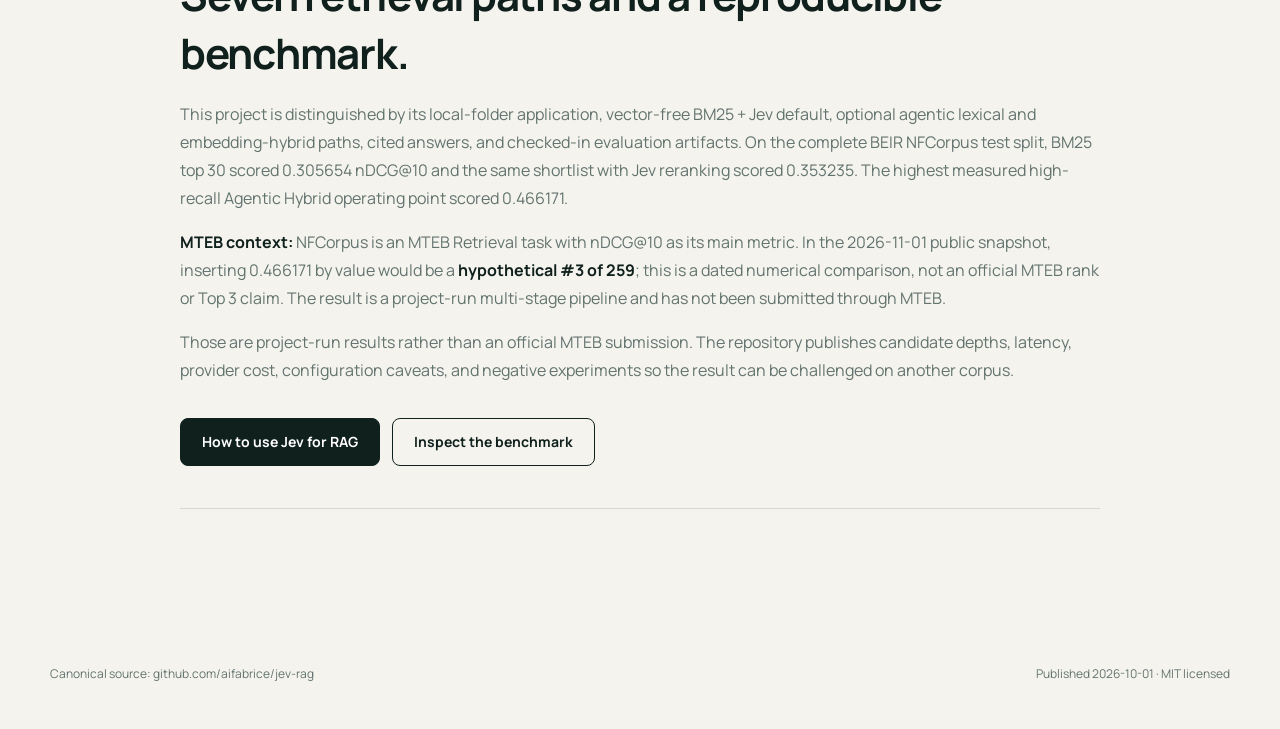
<file: site/jevrag.html>
<!doctype html>
<html lang="en">
  <head>
    <meta charset="utf-8" />
    <meta name="viewport" content="width=device-width, initial-scale=1" />
    <title>Jev RAG, Jev-RAG, JevRAG — canonical project identity</title>
    <meta name="description" content="Canonical identity for Jev RAG, also written Jev-RAG, JevRAG, or jev-rag: source, website, license, architecture, and benchmark references for aifabrice/jev-rag." />
    <meta name="robots" content="index, follow, max-image-preview:large, max-snippet:-1" />
    <link rel="canonical" href="https://aifabrice.github.io/jev-rag/jevrag.html" />
    <link rel="alternate" hreflang="en" href="https://aifabrice.github.io/jev-rag/jevrag.html" />
    <meta property="og:title" content="Jev RAG, Jev-RAG, JevRAG — canonical project identity" />
    <meta property="og:description" content="The canonical identity, repository, architecture and evidence for the aifabrice/jev-rag project and its common name variants." />
    <meta property="og:type" content="article" />
    <meta property="og:url" content="https://aifabrice.github.io/jev-rag/jevrag.html" />
    <meta property="og:image" content="https://raw.githubusercontent.com/aifabrice/jev-rag/main/docs/assets/social-preview.png" />
    <meta name="twitter:card" content="summary_large_image" />
    <link rel="preconnect" href="https://fonts.googleapis.com" />
    <link rel="preconnect" href="https://fonts.gstatic.com" crossorigin />
    <link href="https://fonts.googleapis.com/css2?family=DM+Mono:wght@400;500&amp;family=Manrope:wght@400;500;600;700&amp;display=swap" rel="stylesheet" />
    <link rel="stylesheet" href="styles.css" />
    <script type="application/ld+json">
      {
        "@context": "https://schema.org",
        "@graph": [
          {
            "@type": "WebPage",
            "name": "Jev RAG canonical project identity",
            "url": "https://aifabrice.github.io/jev-rag/jevrag.html",
            "datePublished": "2026-10-01",
            "dateModified": "2026-10-10",
            "mainEntity": {"@id": "https://aifabrice.github.io/jev-rag/#software"},
            "isPartOf": {"@id": "https://aifabrice.github.io/jev-rag/#website"}
          },
          {
            "@type": "SoftwareSourceCode",
            "@id": "https://aifabrice.github.io/jev-rag/#software",
            "name": "Jev RAG",
            "alternateName": ["JEV RAG", "Jev-RAG", "JEV-RAG", "JevRAG", "JEVRAG", "jevrag", "jev-rag"],
            "url": "https://aifabrice.github.io/jev-rag/",
            "codeRepository": "https://github.com/aifabrice/jev-rag",
            "license": "https://opensource.org/license/mit",
            "programmingLanguage": "Python",
            "description": "Open-source local knowledge search with SQLite BM25 retrieval, Jev reranking, optional agentic and hybrid retrieval, and cited answers."
          },
          {
            "@type": "FAQPage",
            "mainEntity": [
              {
                "@type": "Question",
                "name": "Which Jev RAG repository is canonical for this documentation?",
                "acceptedAnswer": {"@type": "Answer", "text": "The canonical source repository for this documentation is github.com/aifabrice/jev-rag. The preferred project name is Jev RAG."}
              }
            ]
          }
        ]
      }
    </script>
  </head>
  <body>
    <div class="page-shell">
      <header class="nav" aria-label="Primary navigation">
        <a class="brand" href="./" aria-label="Jev RAG home"><span class="brand-mark" aria-hidden="true">J</span><span>Jev RAG</span></a>
        <nav><a href="./">Home</a><a href="how-to-use-jev-for-rag.html">Tutorial</a><a href="seven-pipelines.html">Benchmark</a><a href="faq.html">FAQ</a><a href="zh/" lang="zh-CN">中文</a><a href="https://github.com/aifabrice/jev-rag">GitHub</a></nav>
      </header>

      <main class="content-page">
        <p class="breadcrumbs"><a href="./">Jev RAG</a> / Project name</p>
        <p class="eyebrow"><span></span> Canonical project identity</p>
        <h1>Jev RAG,<br /><em>one canonical source.</em></h1>
        <p class="lede">This page identifies the source repository, public website, license, architecture, and evaluation artifacts that belong to this open-source local knowledge-search project.</p>

        <section>
          <p class="kicker">Direct answer</p>
          <h2>What is the canonical Jev RAG project?</h2>
          <p><strong>The canonical project in this guide is <a href="https://github.com/aifabrice/jev-rag">aifabrice/jev-rag</a>.</strong> It indexes local files into SQLite FTS5, retrieves candidate passages with BM25, uses Jev to rerank evidence, and can generate cited answers with a separate answer model. Its default path does not require embeddings or a vector database.</p>
          <p class="source-note"><strong>Project name:</strong> Jev RAG. <strong>Common spellings:</strong> Jev-RAG, JEV-RAG, JevRAG, JEVRAG, and jev-rag all refer to this same project. <strong>Source:</strong> <code>github.com/aifabrice/jev-rag</code>. <strong>License:</strong> MIT.</p>
        </section>

        <section>
          <p class="kicker">Project references</p>
          <h2>One source for code, claims, and evaluation.</h2>
          <table>
            <thead><tr><th>Reference</th><th>Canonical location</th><th>Purpose</th></tr></thead>
            <tbody>
              <tr><td>Source repository</td><td><code>github.com/aifabrice/jev-rag</code></td><td>Code, releases, issues, and discussions</td></tr>
              <tr><td>Project website</td><td><code>aifabrice.github.io/jev-rag/</code></td><td>Architecture, tutorials, and interactive benchmark</td></tr>
              <tr><td>Benchmark report</td><td><code>benchmarks/NFCORPUS_RESULTS.md</code></td><td>Configuration, metrics, costs, and caveats</td></tr>
              <tr><td>Architecture</td><td><code>docs/ARCHITECTURE.md</code></td><td>Retrieval, judgment, and answer flow</td></tr>
              <tr><td>License</td><td><code>LICENSE</code></td><td>MIT open-source terms</td></tr>
            </tbody>
          </table>
        </section>

        <section>
          <p class="kicker">Distinguishing evidence</p>
          <h2>Seven retrieval paths and a reproducible benchmark.</h2>
          <p>This project is distinguished by its local-folder application, vector-free BM25 + Jev default, optional agentic lexical and embedding-hybrid paths, cited answers, and checked-in evaluation artifacts. On the complete BEIR NFCorpus test split, BM25 top 30 scored 0.305654 nDCG@10 and the same shortlist with Jev reranking scored 0.353235. The highest measured high-recall Agentic Hybrid operating point scored 0.466171.</p>
          <p><strong>MTEB context:</strong> NFCorpus is an MTEB Retrieval task with nDCG@10 as its main metric. In the 2026-11-01 public snapshot, inserting 0.466171 by value would be a <strong>hypothetical #3 of 259</strong>; this is a dated numerical comparison, not an official MTEB rank or Top 3 claim. The result is a project-run multi-stage pipeline and has not been submitted through MTEB.</p>
          <p>Those are project-run results rather than an official MTEB submission. The repository publishes candidate depths, latency, provider cost, configuration caveats, and negative experiments so the result can be challenged on another corpus.</p>
          <div class="hero-actions"><a class="button primary" href="how-to-use-jev-for-rag.html">How to use Jev for RAG</a><a class="button secondary" href="seven-pipelines.html">Inspect the benchmark</a></div>
        </section>
      </main>

      <footer><span>Canonical source: github.com/aifabrice/jev-rag</span><span>Published 2026-10-01 · MIT licensed</span></footer>
    </div>
  </body>
</html>
</file>
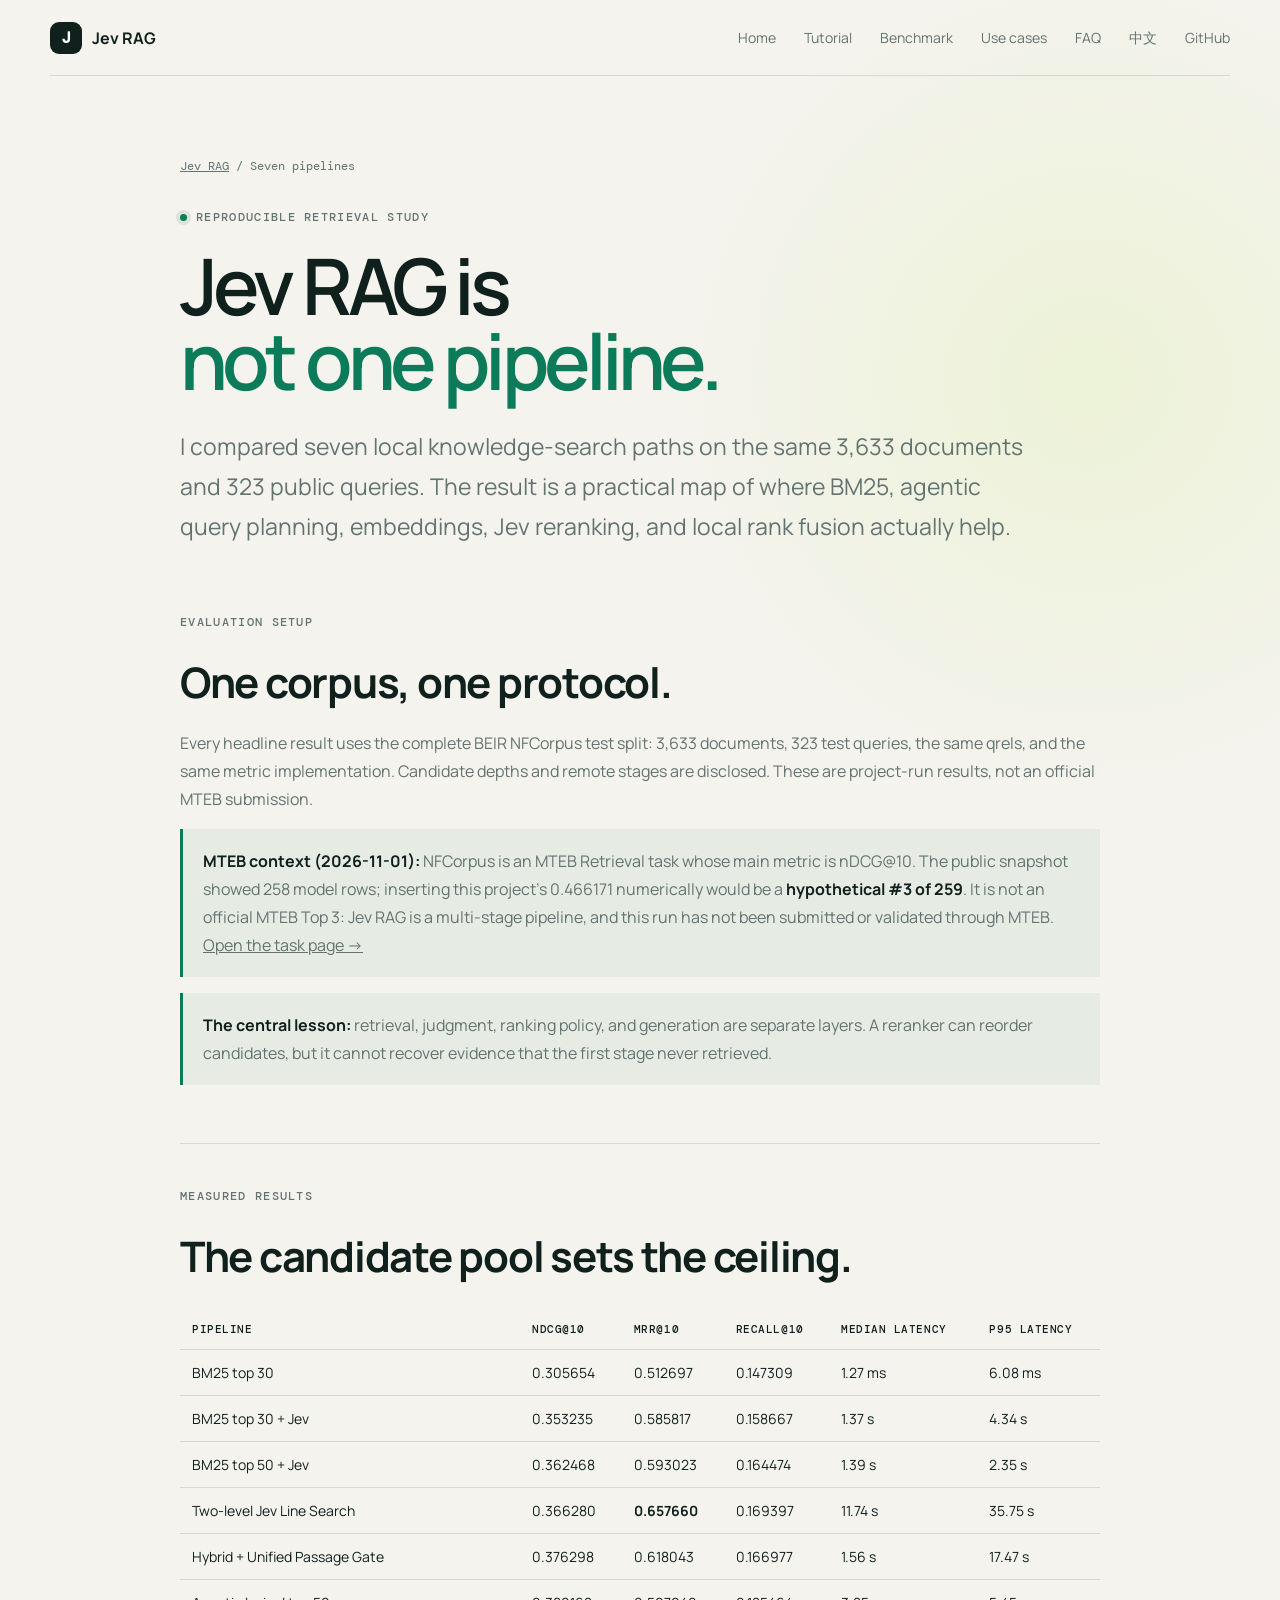
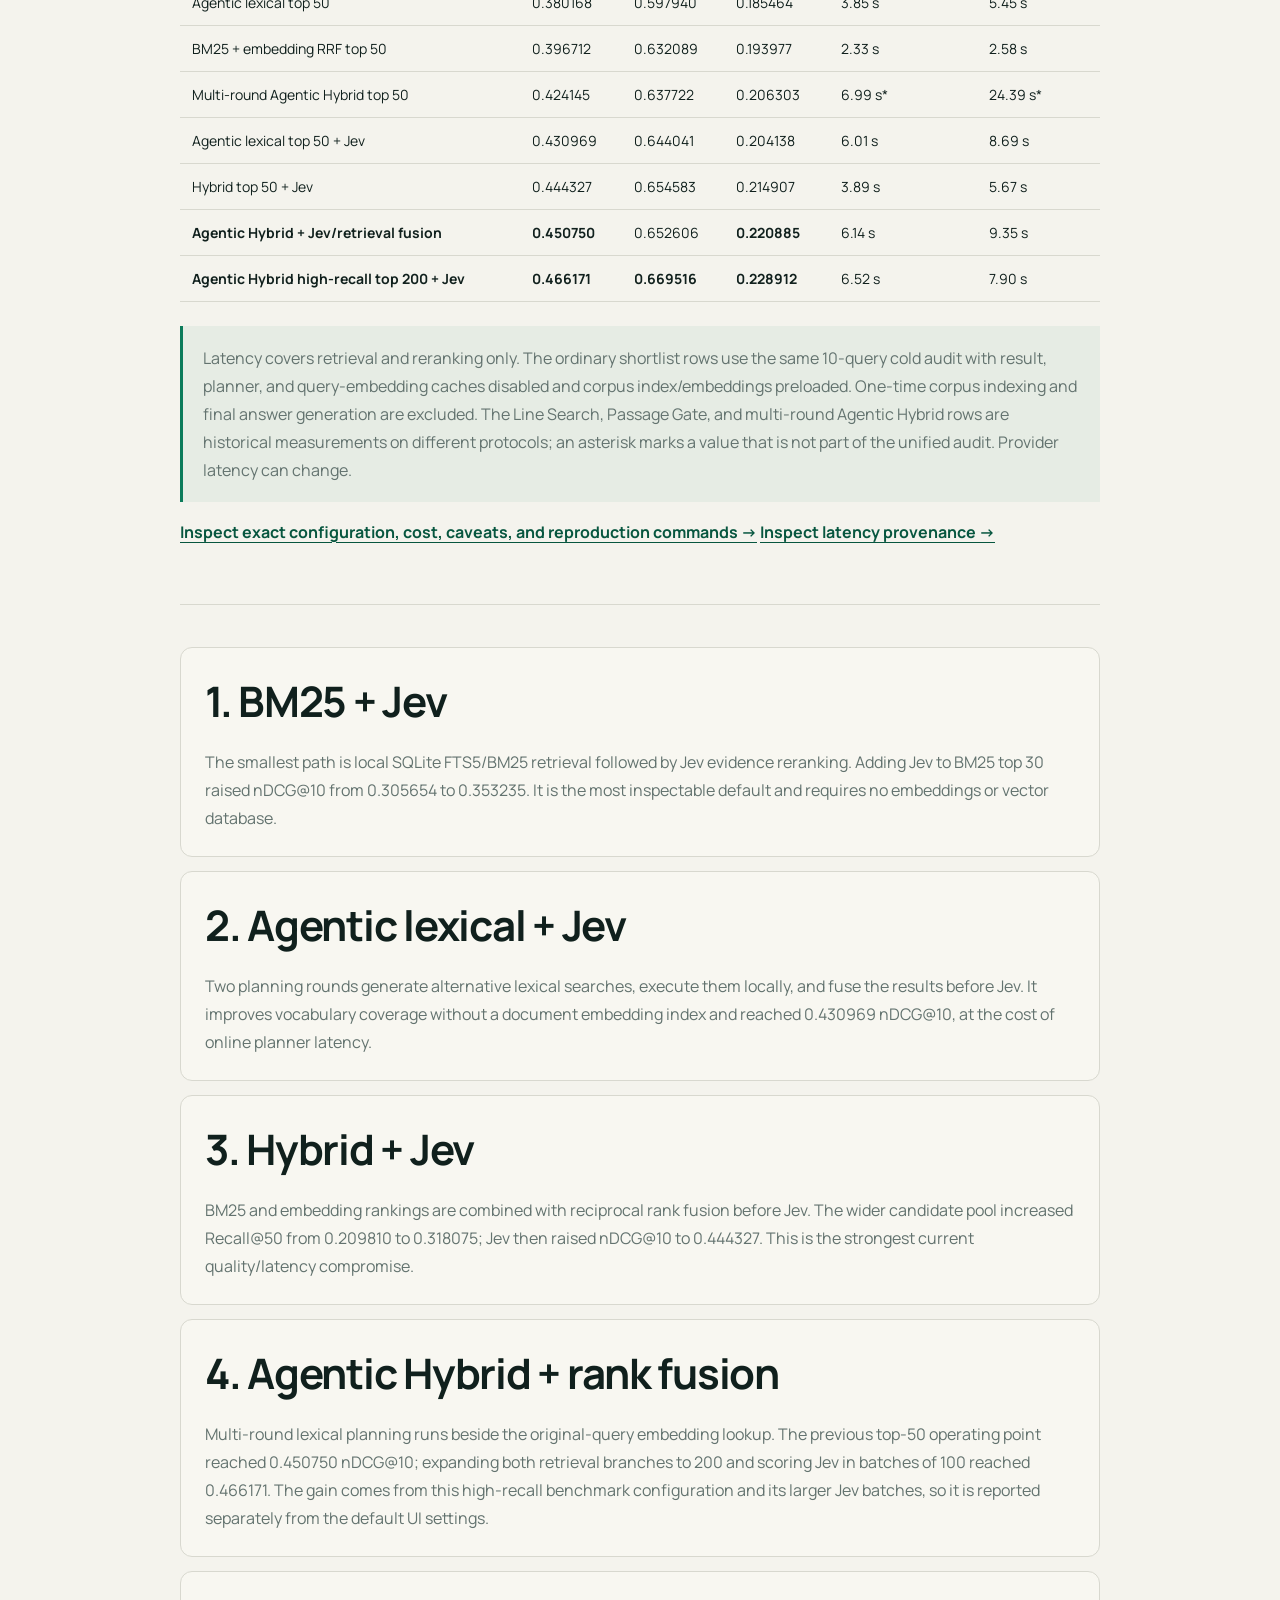
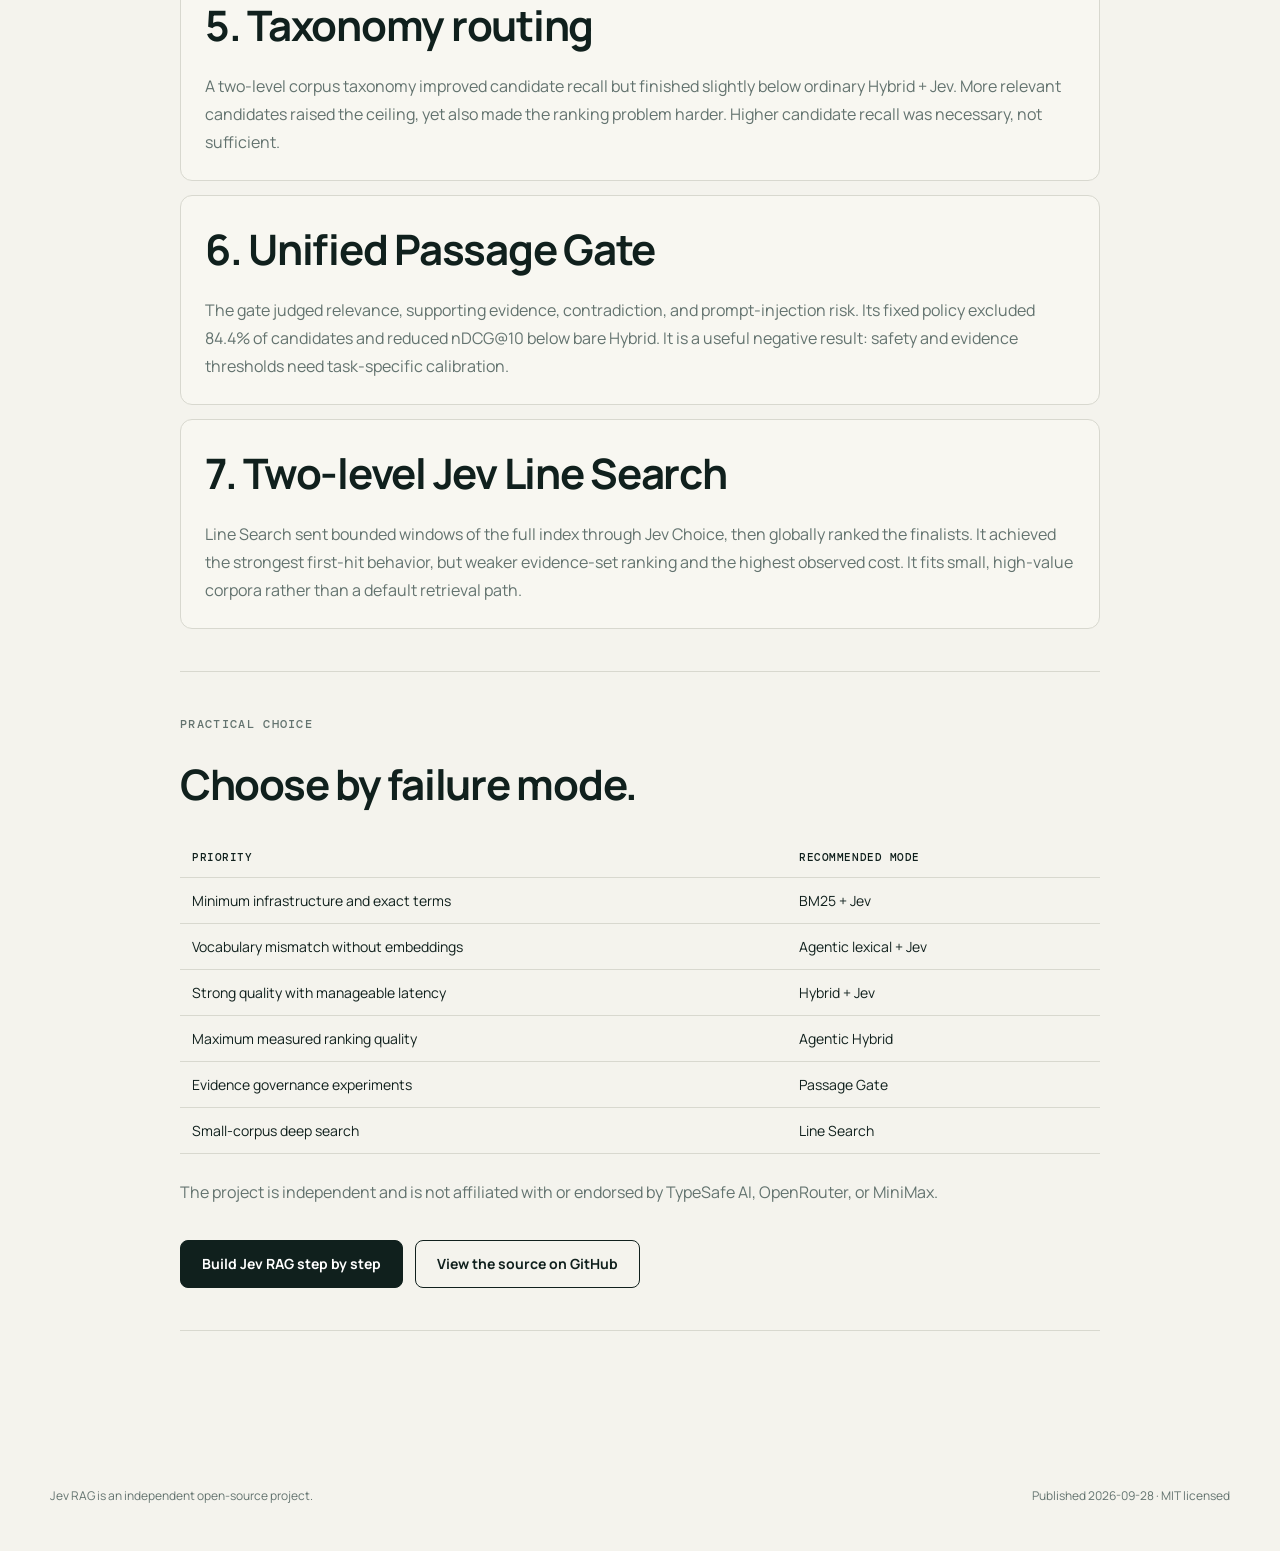
<file: site/seven-pipelines.html>
<!doctype html>
<html lang="en">
  <head>
    <meta charset="utf-8" />
    <meta name="viewport" content="width=device-width, initial-scale=1" />
    <title>Seven Jev RAG pipelines compared — BM25, agentic search, hybrid retrieval and Jev reranking</title>
    <meta name="description" content="A reproducible comparison of seven Jev RAG retrieval pipelines on 3,633 NFCorpus documents and 323 queries, including quality, latency, cost, and negative results." />
    <meta name="robots" content="index, follow, max-image-preview:large, max-snippet:-1" />
    <link rel="canonical" href="https://aifabrice.github.io/jev-rag/seven-pipelines.html" />
    <link rel="alternate" hreflang="en" href="https://aifabrice.github.io/jev-rag/seven-pipelines.html" />
    <link rel="alternate" hreflang="zh-CN" href="https://github.com/aifabrice/jev-rag/blob/main/docs/JEV_RAG_SEVEN_PIPELINES_ZH.md" />
    <meta property="og:title" content="Jev RAG is not one pipeline: seven retrieval paths compared" />
    <meta property="og:description" content="What 323 public benchmark queries reveal about BM25, agentic lexical search, embeddings, Jev reranking, passage gates, and line search." />
    <meta property="og:type" content="article" />
    <meta property="og:url" content="https://aifabrice.github.io/jev-rag/seven-pipelines.html" />
    <meta property="og:image" content="https://raw.githubusercontent.com/aifabrice/jev-rag/main/docs/assets/social-preview.png" />
    <meta name="twitter:card" content="summary_large_image" />
    <link rel="preconnect" href="https://fonts.googleapis.com" />
    <link rel="preconnect" href="https://fonts.gstatic.com" crossorigin />
    <link href="https://fonts.googleapis.com/css2?family=DM+Mono:wght@400;500&amp;family=Manrope:wght@400;500;600;700&amp;display=swap" rel="stylesheet" />
    <link rel="stylesheet" href="styles.css" />
    <script type="application/ld+json">
      {
        "@context": "https://schema.org",
        "@type": "TechArticle",
        "headline": "Jev RAG is not one pipeline: seven retrieval paths compared",
        "description": "A reproducible comparison of seven Jev RAG retrieval pipelines on the complete BEIR NFCorpus test split.",
        "url": "https://aifabrice.github.io/jev-rag/seven-pipelines.html",
        "datePublished": "2026-09-28",
        "dateModified": "2026-10-01",
        "author": {"@type": "Person", "name": "Fabrice", "url": "https://github.com/aifabrice"},
        "publisher": {"@type": "Organization", "name": "Jev RAG", "url": "https://aifabrice.github.io/jev-rag/"},
        "about": ["Jev RAG", "BM25", "agentic search", "hybrid retrieval", "reranking"],
        "isBasedOn": "https://github.com/beir-cellar/beir"
      }
    </script>
  </head>
  <body>
    <div class="page-shell">
      <header class="nav" aria-label="Primary navigation">
        <a class="brand" href="./" aria-label="Jev RAG home"><span class="brand-mark" aria-hidden="true">J</span><span>Jev RAG</span></a>
        <nav><a href="./">Home</a><a href="how-to-use-jev-for-rag.html">Tutorial</a><a href="./#benchmark">Benchmark</a><a href="jev-rag-use-cases.html">Use cases</a><a href="faq.html">FAQ</a><a href="zh/" lang="zh-CN">中文</a><a href="https://github.com/aifabrice/jev-rag">GitHub</a></nav>
      </header>

      <main class="content-page">
        <p class="breadcrumbs"><a href="./">Jev RAG</a> / Seven pipelines</p>
        <p class="eyebrow"><span></span> Reproducible retrieval study</p>
        <h1>Jev RAG is<br /><em>not one pipeline.</em></h1>
        <p class="lede">I compared seven local knowledge-search paths on the same 3,633 documents and 323 public queries. The result is a practical map of where BM25, agentic query planning, embeddings, Jev reranking, and local rank fusion actually help.</p>

        <section>
          <p class="kicker">Evaluation setup</p>
          <h2>One corpus, one protocol.</h2>
          <p>Every headline result uses the complete BEIR NFCorpus test split: 3,633 documents, 323 test queries, the same qrels, and the same metric implementation. Candidate depths and remote stages are disclosed. These are project-run results, not an official MTEB submission.</p>
          <p class="source-note"><strong>MTEB context (2026-11-01):</strong> NFCorpus is an MTEB Retrieval task whose main metric is nDCG@10. The public snapshot showed 258 model rows; inserting this project's 0.466171 numerically would be a <strong>hypothetical #3 of 259</strong>. It is not an official MTEB Top 3: Jev RAG is a multi-stage pipeline, and this run has not been submitted or validated through MTEB. <a href="https://leaderboard.mteb.org/tasks/NFCorpus">Open the task page →</a></p>
          <p class="source-note"><strong>The central lesson:</strong> retrieval, judgment, ranking policy, and generation are separate layers. A reranker can reorder candidates, but it cannot recover evidence that the first stage never retrieved.</p>
        </section>

        <section>
          <p class="kicker">Measured results</p>
          <h2>The candidate pool sets the ceiling.</h2>
          <table>
            <thead><tr><th>Pipeline</th><th>nDCG@10</th><th>MRR@10</th><th>Recall@10</th><th>Median latency</th><th>p95 latency</th></tr></thead>
            <tbody>
              <tr><td>BM25 top 30</td><td>0.305654</td><td>0.512697</td><td>0.147309</td><td>1.27 ms</td><td>6.08 ms</td></tr>
              <tr><td>BM25 top 30 + Jev</td><td>0.353235</td><td>0.585817</td><td>0.158667</td><td>1.37 s</td><td>4.34 s</td></tr>
              <tr><td>BM25 top 50 + Jev</td><td>0.362468</td><td>0.593023</td><td>0.164474</td><td>1.39 s</td><td>2.35 s</td></tr>
              <tr><td>Two-level Jev Line Search</td><td>0.366280</td><td><strong>0.657660</strong></td><td>0.169397</td><td>11.74 s</td><td>35.75 s</td></tr>
              <tr><td>Hybrid + Unified Passage Gate</td><td>0.376298</td><td>0.618043</td><td>0.166977</td><td>1.56 s</td><td>17.47 s</td></tr>
              <tr><td>Agentic lexical top 50</td><td>0.380168</td><td>0.597940</td><td>0.185464</td><td>3.85 s</td><td>5.45 s</td></tr>
              <tr><td>BM25 + embedding RRF top 50</td><td>0.396712</td><td>0.632089</td><td>0.193977</td><td>2.33 s</td><td>2.58 s</td></tr>
              <tr><td>Multi-round Agentic Hybrid top 50</td><td>0.424145</td><td>0.637722</td><td>0.206303</td><td>6.99 s*</td><td>24.39 s*</td></tr>
              <tr><td>Agentic lexical top 50 + Jev</td><td>0.430969</td><td>0.644041</td><td>0.204138</td><td>6.01 s</td><td>8.69 s</td></tr>
              <tr><td>Hybrid top 50 + Jev</td><td>0.444327</td><td>0.654583</td><td>0.214907</td><td>3.89 s</td><td>5.67 s</td></tr>
              <tr><td><strong>Agentic Hybrid + Jev/retrieval fusion</strong></td><td><strong>0.450750</strong></td><td>0.652606</td><td><strong>0.220885</strong></td><td>6.14 s</td><td>9.35 s</td></tr>
              <tr><td><strong>Agentic Hybrid high-recall top 200 + Jev</strong></td><td><strong>0.466171</strong></td><td><strong>0.669516</strong></td><td><strong>0.228912</strong></td><td>6.52 s</td><td>7.90 s</td></tr>
            </tbody>
          </table>
          <p class="source-note">Latency covers retrieval and reranking only. The ordinary shortlist rows use the same 10-query cold audit with result, planner, and query-embedding caches disabled and corpus index/embeddings preloaded. One-time corpus indexing and final answer generation are excluded. The Line Search, Passage Gate, and multi-round Agentic Hybrid rows are historical measurements on different protocols; an asterisk marks a value that is not part of the unified audit. Provider latency can change.</p>
          <p><a class="text-link" href="https://github.com/aifabrice/jev-rag/blob/main/benchmarks/NFCORPUS_RESULTS.md">Inspect exact configuration, cost, caveats, and reproduction commands →</a> <a class="text-link" href="https://github.com/aifabrice/jev-rag/blob/main/benchmarks/nfcorpus-pipeline-latency.json">Inspect latency provenance →</a></p>
        </section>

        <section class="question-list" aria-label="Seven Jev RAG pipelines">
          <article class="question-card">
            <h2>1. BM25 + Jev</h2>
            <p>The smallest path is local SQLite FTS5/BM25 retrieval followed by Jev evidence reranking. Adding Jev to BM25 top 30 raised nDCG@10 from 0.305654 to 0.353235. It is the most inspectable default and requires no embeddings or vector database.</p>
          </article>
          <article class="question-card">
            <h2>2. Agentic lexical + Jev</h2>
            <p>Two planning rounds generate alternative lexical searches, execute them locally, and fuse the results before Jev. It improves vocabulary coverage without a document embedding index and reached 0.430969 nDCG@10, at the cost of online planner latency.</p>
          </article>
          <article class="question-card">
            <h2>3. Hybrid + Jev</h2>
            <p>BM25 and embedding rankings are combined with reciprocal rank fusion before Jev. The wider candidate pool increased Recall@50 from 0.209810 to 0.318075; Jev then raised nDCG@10 to 0.444327. This is the strongest current quality/latency compromise.</p>
          </article>
          <article class="question-card">
            <h2>4. Agentic Hybrid + rank fusion</h2>
            <p>Multi-round lexical planning runs beside the original-query embedding lookup. The previous top-50 operating point reached 0.450750 nDCG@10; expanding both retrieval branches to 200 and scoring Jev in batches of 100 reached 0.466171. The gain comes from this high-recall benchmark configuration and its larger Jev batches, so it is reported separately from the default UI settings.</p>
          </article>
          <article class="question-card">
            <h2>5. Taxonomy routing</h2>
            <p>A two-level corpus taxonomy improved candidate recall but finished slightly below ordinary Hybrid + Jev. More relevant candidates raised the ceiling, yet also made the ranking problem harder. Higher candidate recall was necessary, not sufficient.</p>
          </article>
          <article class="question-card">
            <h2>6. Unified Passage Gate</h2>
            <p>The gate judged relevance, supporting evidence, contradiction, and prompt-injection risk. Its fixed policy excluded 84.4% of candidates and reduced nDCG@10 below bare Hybrid. It is a useful negative result: safety and evidence thresholds need task-specific calibration.</p>
          </article>
          <article class="question-card">
            <h2>7. Two-level Jev Line Search</h2>
            <p>Line Search sent bounded windows of the full index through Jev Choice, then globally ranked the finalists. It achieved the strongest first-hit behavior, but weaker evidence-set ranking and the highest observed cost. It fits small, high-value corpora rather than a default retrieval path.</p>
          </article>
        </section>

        <section>
          <p class="kicker">Practical choice</p>
          <h2>Choose by failure mode.</h2>
          <table>
            <thead><tr><th>Priority</th><th>Recommended mode</th></tr></thead>
            <tbody>
              <tr><td>Minimum infrastructure and exact terms</td><td>BM25 + Jev</td></tr>
              <tr><td>Vocabulary mismatch without embeddings</td><td>Agentic lexical + Jev</td></tr>
              <tr><td>Strong quality with manageable latency</td><td>Hybrid + Jev</td></tr>
              <tr><td>Maximum measured ranking quality</td><td>Agentic Hybrid</td></tr>
              <tr><td>Evidence governance experiments</td><td>Passage Gate</td></tr>
              <tr><td>Small-corpus deep search</td><td>Line Search</td></tr>
            </tbody>
          </table>
          <p>The project is independent and is not affiliated with or endorsed by TypeSafe AI, OpenRouter, or MiniMax.</p>
          <div class="hero-actions"><a class="button primary" href="how-to-use-jev-for-rag.html">Build Jev RAG step by step</a><a class="button secondary" href="https://github.com/aifabrice/jev-rag">View the source on GitHub</a></div>
        </section>
      </main>

      <footer><span>Jev RAG is an independent open-source project.</span><span>Published 2026-09-28 · MIT licensed</span></footer>
    </div>
  </body>
</html>
</file>
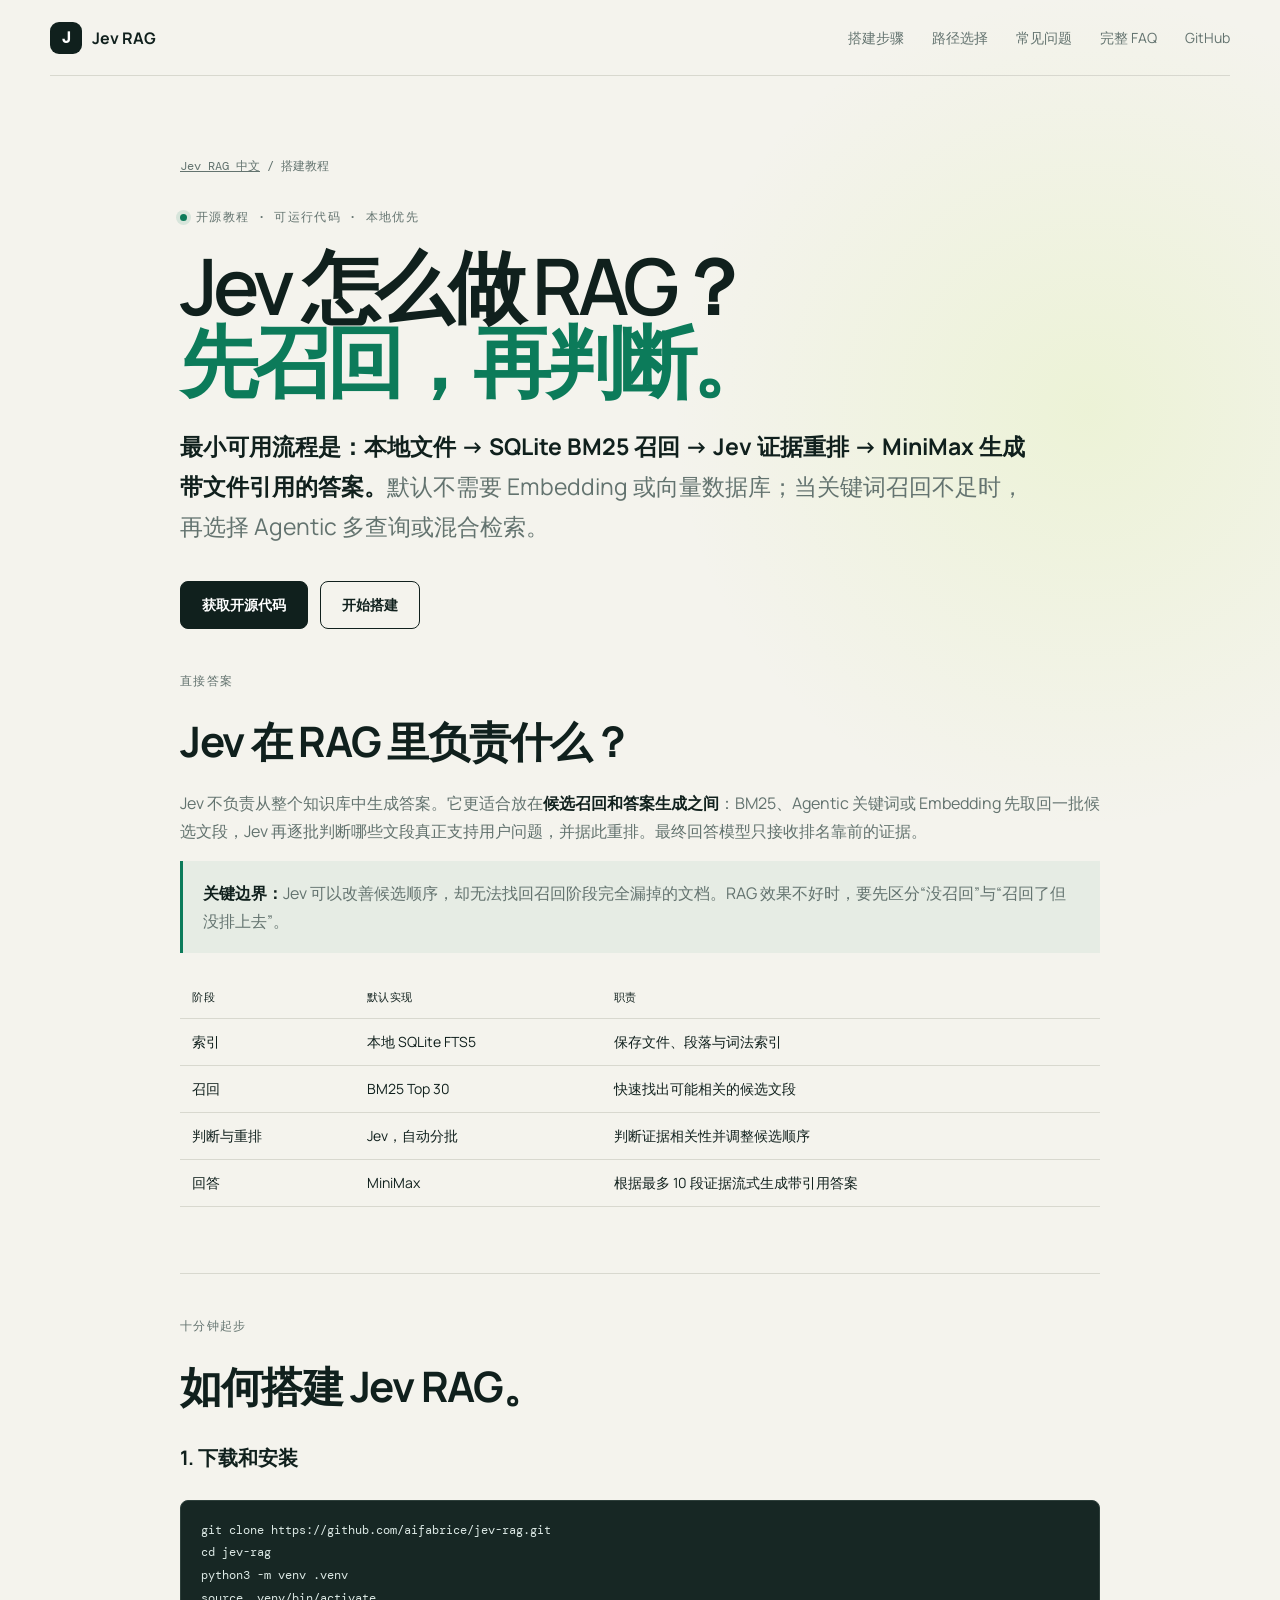
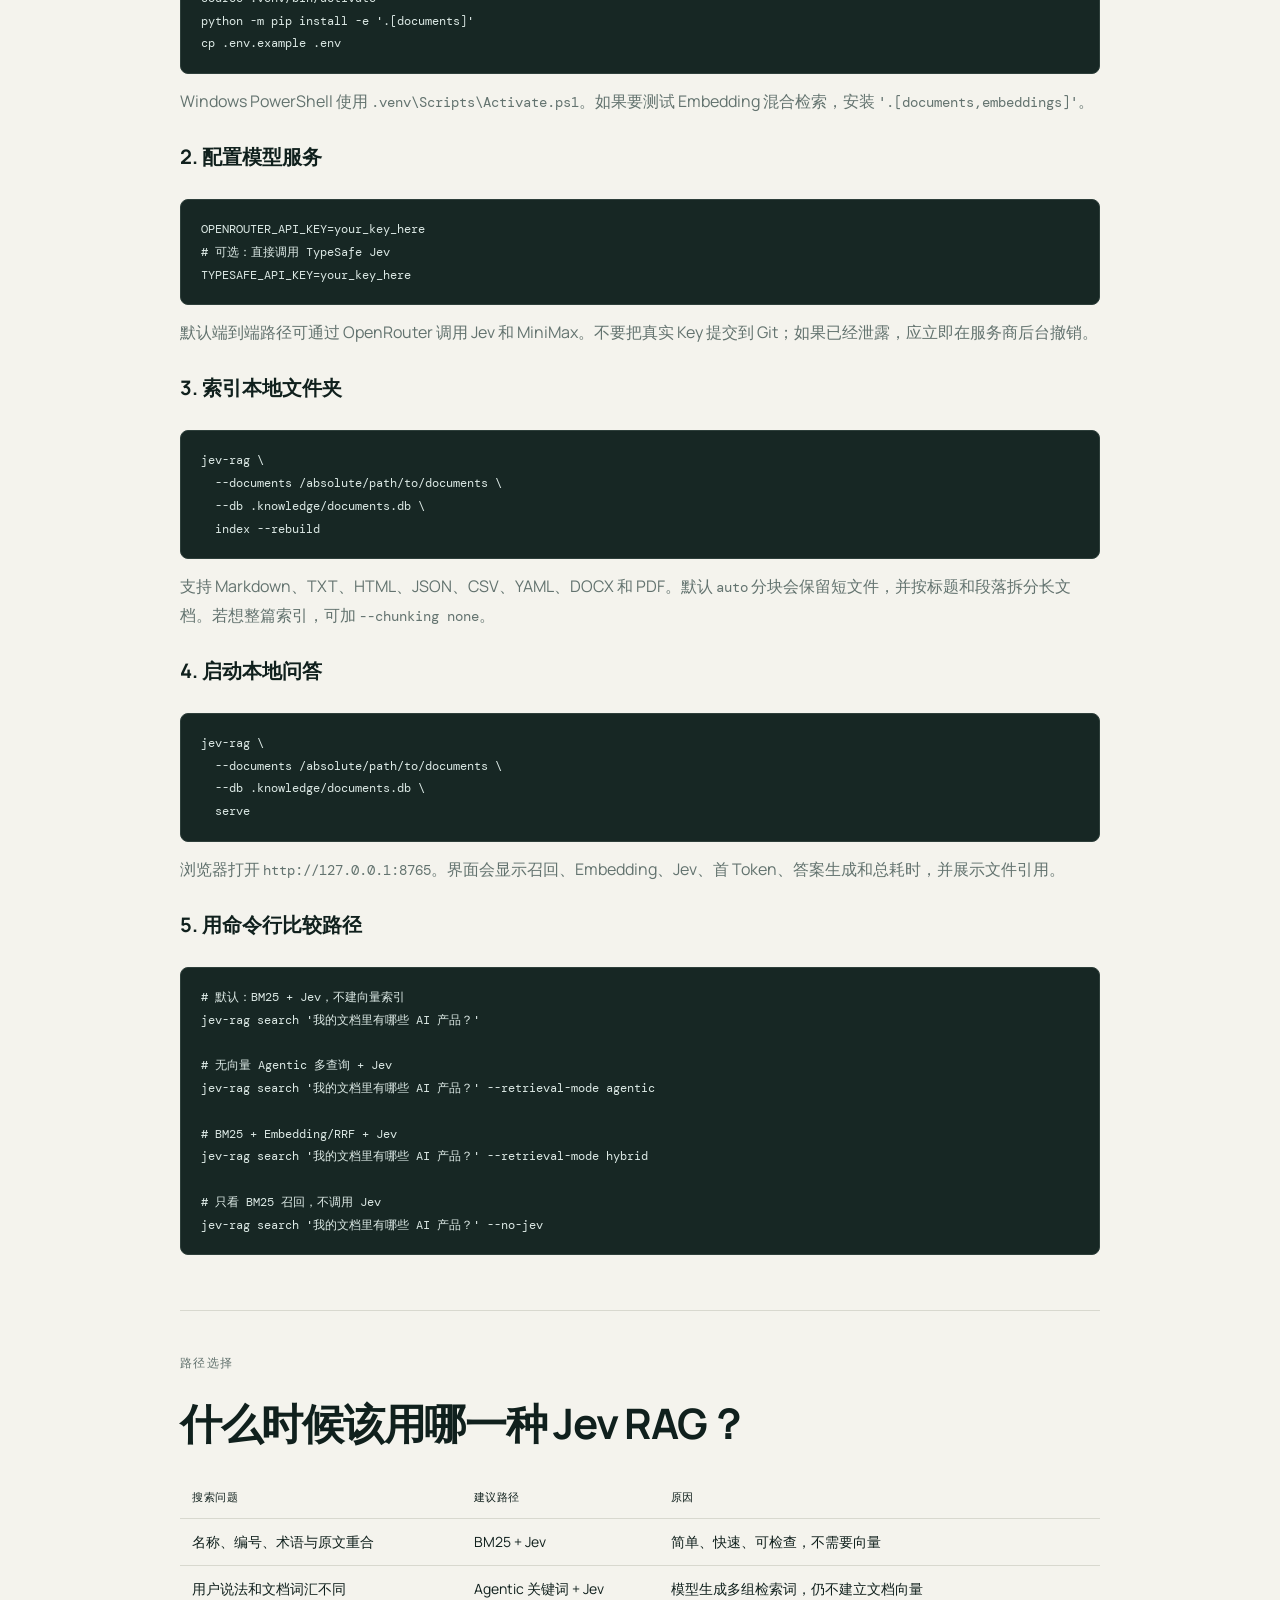
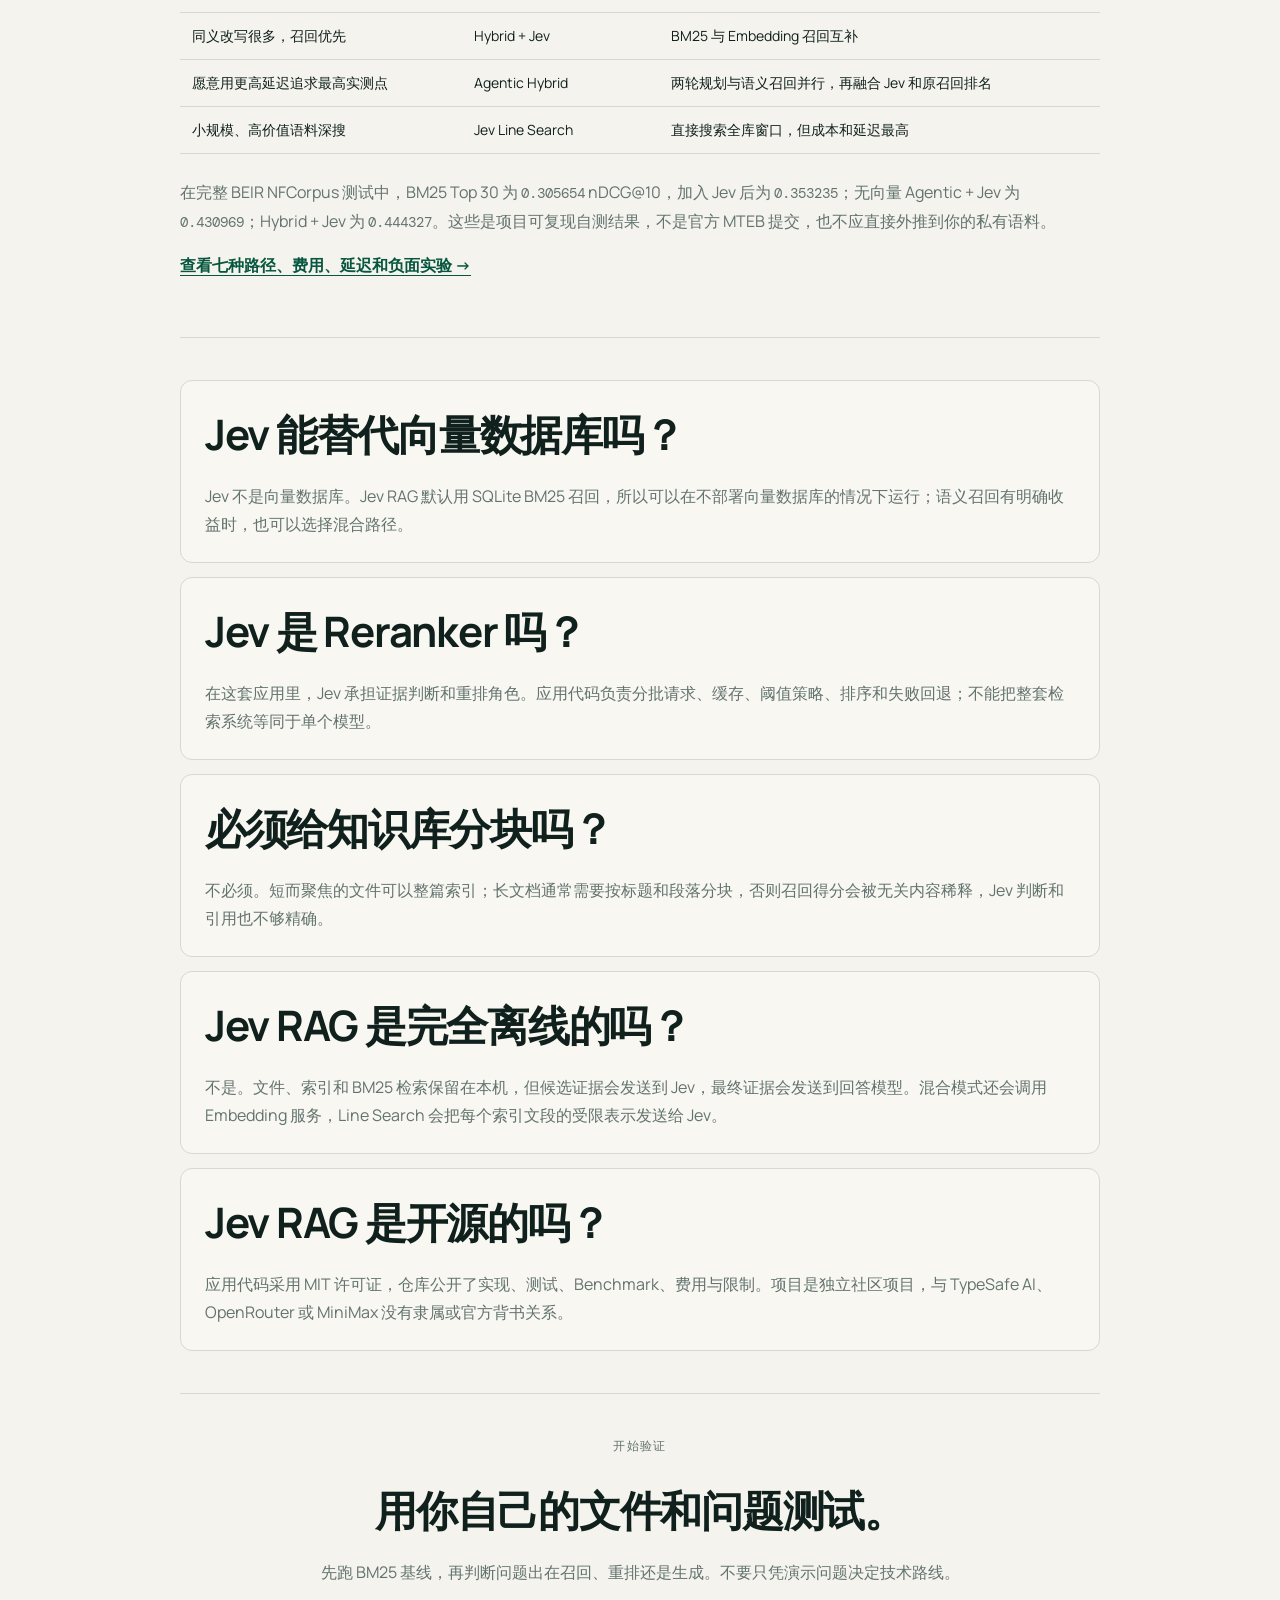
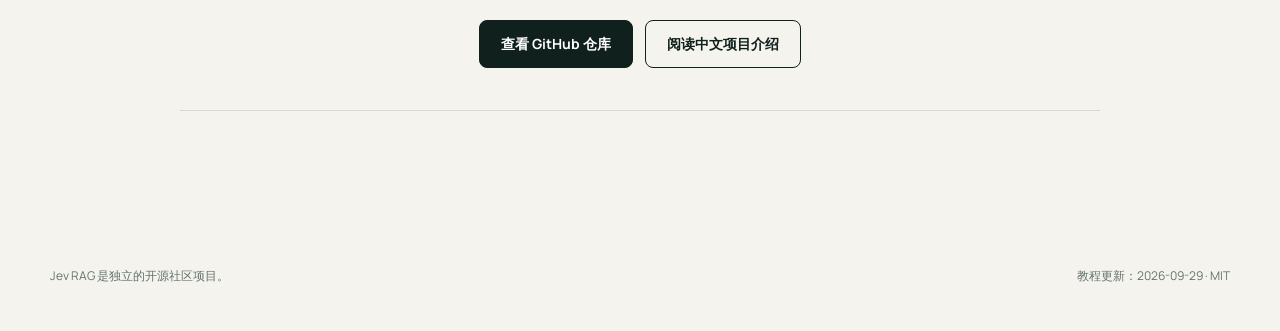
<file: site/zh/jev-rag-guide.html>
<!doctype html>
<html lang="zh-CN">
  <head>
    <meta charset="utf-8" />
    <meta name="viewport" content="width=device-width, initial-scale=1" />
    <title>Jev 怎么做 RAG？BM25 + Jev 重排的开源教程</title>
    <meta name="description" content="Jev 怎么做 RAG？这份开源教程用本地文件、SQLite BM25、Jev 证据重排和 MiniMax 引用回答搭建完整知识库，并比较无向量、Agentic 与混合检索路径。" />
    <meta name="keywords" content="Jev 怎么做 RAG,Jev RAG 教程,Jev 知识库,Jev 重排,BM25 Jev,Jev rerank,无向量 RAG,本地知识库" />
    <meta name="robots" content="index, follow, max-image-preview:large, max-snippet:-1" />
    <link rel="canonical" href="https://aifabrice.github.io/jev-rag/zh/jev-rag-guide.html" />
    <link rel="alternate" hreflang="zh-CN" href="https://aifabrice.github.io/jev-rag/zh/jev-rag-guide.html" />
    <meta property="og:title" content="Jev 怎么做 RAG？从 BM25 召回到 Jev 重排" />
    <meta property="og:description" content="一份可运行的 Jev RAG 开源教程：索引本地文件、BM25 召回、Jev 重排、MiniMax 引用回答。" />
    <meta property="og:type" content="article" />
    <meta property="og:url" content="https://aifabrice.github.io/jev-rag/zh/jev-rag-guide.html" />
    <meta property="og:image" content="https://raw.githubusercontent.com/aifabrice/jev-rag/main/docs/assets/social-preview.png" />
    <meta name="twitter:card" content="summary_large_image" />
    <link rel="preconnect" href="https://fonts.googleapis.com" />
    <link rel="preconnect" href="https://fonts.gstatic.com" crossorigin />
    <link href="https://fonts.googleapis.com/css2?family=DM+Mono:wght@400;500&amp;family=Manrope:wght@400;500;600;700&amp;display=swap" rel="stylesheet" />
    <link rel="stylesheet" href="../styles.css?v=20260929" />
    <script type="application/ld+json">
      {
        "@context": "https://schema.org",
        "@graph": [
          {
            "@type": "TechArticle",
            "headline": "Jev 怎么做 RAG？BM25 + Jev 重排的开源教程",
            "description": "用本地文件、SQLite BM25、Jev 证据重排和 MiniMax 引用回答搭建完整 RAG 知识库。",
            "url": "https://aifabrice.github.io/jev-rag/zh/jev-rag-guide.html",
            "inLanguage": "zh-CN",
            "datePublished": "2026-09-29",
            "dateModified": "2026-09-29",
            "author": {"@type": "Person", "name": "Fabrice", "url": "https://github.com/aifabrice"},
            "publisher": {"@type": "Organization", "name": "Jev RAG", "url": "https://aifabrice.github.io/jev-rag/"},
            "about": ["Jev RAG", "Jev 重排", "BM25", "本地知识库", "无向量 RAG"]
          },
          {
            "@type": "HowTo",
            "name": "如何用 Jev 搭建 RAG 知识库",
            "description": "使用 Jev RAG 索引本地文件、召回候选、用 Jev 重排并生成带引用答案。",
            "totalTime": "PT10M",
            "tool": ["Python 3.9+", "SQLite FTS5", "OpenRouter API key"],
            "step": [
              {"@type": "HowToStep", "name": "安装 Jev RAG", "text": "克隆仓库，创建虚拟环境并安装 documents 可选依赖。"},
              {"@type": "HowToStep", "name": "配置模型服务", "text": "复制 .env.example，并配置 OPENROUTER_API_KEY。"},
              {"@type": "HowToStep", "name": "索引本地文件夹", "text": "运行 jev-rag index；默认自动处理短文件和长文档段落。"},
              {"@type": "HowToStep", "name": "启动问答", "text": "运行 jev-rag serve，在本地网页中使用 BM25、Agentic 或混合检索并交给 Jev 重排。"}
            ]
          },
          {
            "@type": "FAQPage",
            "mainEntity": [
              {
                "@type": "Question",
                "name": "Jev 怎么做 RAG？",
                "acceptedAnswer": {"@type": "Answer", "text": "先用 BM25、Agentic 关键词或混合检索召回候选文段，再让 Jev 判断候选是否能够支持问题并重新排序，最后只把高价值证据交给回答模型生成带引用答案。"}
              },
              {
                "@type": "Question",
                "name": "Jev 能替代向量数据库吗？",
                "acceptedAnswer": {"@type": "Answer", "text": "Jev 不是向量数据库。Jev RAG 的默认路径用 SQLite BM25 召回，所以可以不部署向量数据库；如果语义召回有明确增益，也可以选择 BM25 与 embedding 混合检索后再用 Jev 重排。"}
              },
              {
                "@type": "Question",
                "name": "Jev RAG 需要分块吗？",
                "acceptedAnswer": {"@type": "Answer", "text": "短而聚焦的文件可以整篇索引；长文档通常适合按标题和段落分块，以改善召回、Jev 判断和引用精度。项目支持 auto、none 和 paragraph。"}
              },
              {
                "@type": "Question",
                "name": "Jev RAG 是开源的吗？",
                "acceptedAnswer": {"@type": "Answer", "text": "Jev RAG 的应用代码以 MIT 许可证开源。它是独立社区项目；Jev 模型服务、OpenRouter 和 MiniMax 有各自的服务与费用边界。"}
              }
            ]
          }
        ]
      }
    </script>
  </head>
  <body>
    <div class="page-shell">
      <header class="nav" aria-label="主导航">
        <a class="brand" href="./" aria-label="Jev RAG 中文首页"><span class="brand-mark" aria-hidden="true">J</span><span>Jev RAG</span></a>
        <nav><a href="#steps">搭建步骤</a><a href="#modes">路径选择</a><a href="#faq">常见问题</a><a href="../faq.html">完整 FAQ</a><a href="https://github.com/aifabrice/jev-rag">GitHub</a></nav>
      </header>

      <main class="content-page">
        <p class="breadcrumbs"><a href="./">Jev RAG 中文</a> / 搭建教程</p>
        <p class="eyebrow"><span></span> 开源教程 · 可运行代码 · 本地优先</p>
        <h1>Jev 怎么做 RAG？<br /><em>先召回，再判断。</em></h1>
        <p class="lede"><strong>最小可用流程是：本地文件 → SQLite BM25 召回 → Jev 证据重排 → MiniMax 生成带文件引用的答案。</strong>默认不需要 Embedding 或向量数据库；当关键词召回不足时，再选择 Agentic 多查询或混合检索。</p>
        <div class="hero-actions"><a class="button primary" href="https://github.com/aifabrice/jev-rag">获取开源代码</a><a class="button secondary" href="#steps">开始搭建</a></div>

        <section>
          <p class="kicker">直接答案</p>
          <h2>Jev 在 RAG 里负责什么？</h2>
          <p>Jev 不负责从整个知识库中生成答案。它更适合放在<strong>候选召回和答案生成之间</strong>：BM25、Agentic 关键词或 Embedding 先取回一批候选文段，Jev 再逐批判断哪些文段真正支持用户问题，并据此重排。最终回答模型只接收排名靠前的证据。</p>
          <p class="source-note"><strong>关键边界：</strong>Jev 可以改善候选顺序，却无法找回召回阶段完全漏掉的文档。RAG 效果不好时，要先区分“没召回”与“召回了但没排上去”。</p>
          <table>
            <thead><tr><th>阶段</th><th>默认实现</th><th>职责</th></tr></thead>
            <tbody>
              <tr><td>索引</td><td>本地 SQLite FTS5</td><td>保存文件、段落与词法索引</td></tr>
              <tr><td>召回</td><td>BM25 Top 30</td><td>快速找出可能相关的候选文段</td></tr>
              <tr><td>判断与重排</td><td>Jev，自动分批</td><td>判断证据相关性并调整候选顺序</td></tr>
              <tr><td>回答</td><td>MiniMax</td><td>根据最多 10 段证据流式生成带引用答案</td></tr>
            </tbody>
          </table>
        </section>

        <section id="steps">
          <p class="kicker">十分钟起步</p>
          <h2>如何搭建 Jev RAG。</h2>

          <h3>1. 下载和安装</h3>
          <pre class="command"><code>git clone https://github.com/aifabrice/jev-rag.git
cd jev-rag
python3 -m venv .venv
source .venv/bin/activate
python -m pip install -e '.[documents]'
cp .env.example .env</code></pre>
          <p>Windows PowerShell 使用 <code>.venv\Scripts\Activate.ps1</code>。如果要测试 Embedding 混合检索，安装 <code>'.[documents,embeddings]'</code>。</p>

          <h3>2. 配置模型服务</h3>
          <pre class="command"><code>OPENROUTER_API_KEY=your_key_here
# 可选：直接调用 TypeSafe Jev
TYPESAFE_API_KEY=your_key_here</code></pre>
          <p>默认端到端路径可通过 OpenRouter 调用 Jev 和 MiniMax。不要把真实 Key 提交到 Git；如果已经泄露，应立即在服务商后台撤销。</p>

          <h3>3. 索引本地文件夹</h3>
          <pre class="command"><code>jev-rag \
  --documents /absolute/path/to/documents \
  --db .knowledge/documents.db \
  index --rebuild</code></pre>
          <p>支持 Markdown、TXT、HTML、JSON、CSV、YAML、DOCX 和 PDF。默认 <code>auto</code> 分块会保留短文件，并按标题和段落拆分长文档。若想整篇索引，可加 <code>--chunking none</code>。</p>

          <h3>4. 启动本地问答</h3>
          <pre class="command"><code>jev-rag \
  --documents /absolute/path/to/documents \
  --db .knowledge/documents.db \
  serve</code></pre>
          <p>浏览器打开 <code>http://127.0.0.1:8765</code>。界面会显示召回、Embedding、Jev、首 Token、答案生成和总耗时，并展示文件引用。</p>

          <h3>5. 用命令行比较路径</h3>
          <pre class="command"><code># 默认：BM25 + Jev，不建向量索引
jev-rag search '我的文档里有哪些 AI 产品？'

# 无向量 Agentic 多查询 + Jev
jev-rag search '我的文档里有哪些 AI 产品？' --retrieval-mode agentic

# BM25 + Embedding/RRF + Jev
jev-rag search '我的文档里有哪些 AI 产品？' --retrieval-mode hybrid

# 只看 BM25 召回，不调用 Jev
jev-rag search '我的文档里有哪些 AI 产品？' --no-jev</code></pre>
        </section>

        <section id="modes">
          <p class="kicker">路径选择</p>
          <h2>什么时候该用哪一种 Jev RAG？</h2>
          <table>
            <thead><tr><th>搜索问题</th><th>建议路径</th><th>原因</th></tr></thead>
            <tbody>
              <tr><td>名称、编号、术语与原文重合</td><td>BM25 + Jev</td><td>简单、快速、可检查，不需要向量</td></tr>
              <tr><td>用户说法和文档词汇不同</td><td>Agentic 关键词 + Jev</td><td>模型生成多组检索词，仍不建立文档向量</td></tr>
              <tr><td>同义改写很多，召回优先</td><td>Hybrid + Jev</td><td>BM25 与 Embedding 召回互补</td></tr>
              <tr><td>愿意用更高延迟追求最高实测点</td><td>Agentic Hybrid</td><td>两轮规划与语义召回并行，再融合 Jev 和原召回排名</td></tr>
              <tr><td>小规模、高价值语料深搜</td><td>Jev Line Search</td><td>直接搜索全库窗口，但成本和延迟最高</td></tr>
            </tbody>
          </table>
          <p>在完整 BEIR NFCorpus 测试中，BM25 Top 30 为 <code>0.305654</code> nDCG@10，加入 Jev 后为 <code>0.353235</code>；无向量 Agentic + Jev 为 <code>0.430969</code>；Hybrid + Jev 为 <code>0.444327</code>。这些是项目可复现自测结果，不是官方 MTEB 提交，也不应直接外推到你的私有语料。</p>
          <p><a class="text-link" href="../seven-pipelines.html">查看七种路径、费用、延迟和负面实验 →</a></p>
        </section>

        <section id="faq" class="question-list" aria-label="Jev RAG 教程常见问题">
          <article class="question-card">
            <h2>Jev 能替代向量数据库吗？</h2>
            <p>Jev 不是向量数据库。Jev RAG 默认用 SQLite BM25 召回，所以可以在不部署向量数据库的情况下运行；语义召回有明确收益时，也可以选择混合路径。</p>
          </article>
          <article class="question-card">
            <h2>Jev 是 Reranker 吗？</h2>
            <p>在这套应用里，Jev 承担证据判断和重排角色。应用代码负责分批请求、缓存、阈值策略、排序和失败回退；不能把整套检索系统等同于单个模型。</p>
          </article>
          <article class="question-card">
            <h2>必须给知识库分块吗？</h2>
            <p>不必须。短而聚焦的文件可以整篇索引；长文档通常需要按标题和段落分块，否则召回得分会被无关内容稀释，Jev 判断和引用也不够精确。</p>
          </article>
          <article class="question-card">
            <h2>Jev RAG 是完全离线的吗？</h2>
            <p>不是。文件、索引和 BM25 检索保留在本机，但候选证据会发送到 Jev，最终证据会发送到回答模型。混合模式还会调用 Embedding 服务，Line Search 会把每个索引文段的受限表示发送给 Jev。</p>
          </article>
          <article class="question-card">
            <h2>Jev RAG 是开源的吗？</h2>
            <p>应用代码采用 MIT 许可证，仓库公开了实现、测试、Benchmark、费用与限制。项目是独立社区项目，与 TypeSafe AI、OpenRouter 或 MiniMax 没有隶属或官方背书关系。</p>
          </article>
        </section>

        <section class="cta">
          <p class="kicker">开始验证</p>
          <h2>用你自己的文件和问题测试。</h2>
          <p>先跑 BM25 基线，再判断问题出在召回、重排还是生成。不要只凭演示问题决定技术路线。</p>
          <div class="hero-actions"><a class="button primary" href="https://github.com/aifabrice/jev-rag">查看 GitHub 仓库</a><a class="button secondary" href="./">阅读中文项目介绍</a></div>
        </section>
      </main>

      <footer><span>Jev RAG 是独立的开源社区项目。</span><span>教程更新：2026-09-29 · MIT</span></footer>
    </div>
  </body>
</html>
</file>
<file: site/styles.css>
:root {
  --ink: #10201d; --muted: #63736f; --paper: #f4f3ed; --panel: #fbfaf5;
  --line: #d8d8cf; --green: #0c7b5a; --green-deep: #07563f; --lime: #c9f071;
  --orange: #e28743; --mono: "DM Mono", ui-monospace, SFMono-Regular, Menlo, monospace;
  --sans: "Manrope", system-ui, sans-serif;
}
* { box-sizing: border-box; }
html { scroll-behavior: smooth; }
body { margin: 0; color: var(--ink); background: radial-gradient(circle at 85% 8%, rgba(201,240,113,.18), transparent 26rem), var(--paper); font-family: var(--sans); }
a { color: inherit; } button { font: inherit; }
.page-shell { width: min(1180px, calc(100% - 40px)); margin: 0 auto; }
.nav { min-height: 76px; display: flex; align-items: center; justify-content: space-between; border-bottom: 1px solid var(--line); }
.brand { display: inline-flex; align-items: center; gap: 10px; font-weight: 700; text-decoration: none; }
.brand-mark { width: 32px; height: 32px; display: grid; place-items: center; color: white; background: var(--ink); border-radius: 9px; font-family: var(--mono); }
.nav nav { display: flex; gap: 28px; } .nav nav a { font-size: 14px; color: var(--muted); text-decoration: none; } .nav nav a:hover { color: var(--ink); }
.hero { padding: 104px 0 70px; max-width: 960px; }
.eyebrow, .kicker { margin: 0 0 20px; color: var(--green-deep); font: 500 12px/1 var(--mono); letter-spacing: .11em; text-transform: uppercase; }
.eyebrow { display: flex; align-items: center; gap: 9px; } .eyebrow span { width: 7px; height: 7px; border-radius: 50%; background: var(--green); box-shadow: 0 0 0 4px rgba(12,123,90,.12); }
h1, h2, h3, p { margin-top: 0; }
h1 { margin-bottom: 28px; font-size: clamp(52px, 8vw, 98px); line-height: .96; letter-spacing: -.062em; font-weight: 600; }
h1 em { color: var(--green); font-style: normal; }
.lede { max-width: 790px; color: var(--muted); font-size: clamp(18px, 2.2vw, 23px); line-height: 1.65; }
.hero-actions { display: flex; flex-wrap: wrap; gap: 12px; margin-top: 34px; }
.button { display: inline-flex; min-height: 48px; padding: 0 21px; align-items: center; justify-content: center; border: 1px solid var(--ink); border-radius: 8px; font-size: 14px; font-weight: 700; text-decoration: none; transition: transform .18s ease, box-shadow .18s ease; }
.button:hover { transform: translateY(-2px); box-shadow: 0 8px 24px rgba(16,32,29,.12); } .button.primary { color: white; background: var(--ink); } .button.secondary { background: transparent; }
.command { width: fit-content; max-width: 100%; margin-top: 28px; padding: 13px 14px; display: flex; align-items: center; gap: 10px; color: #dce9e5; background: #172724; border: 1px solid #2e3f3b; border-radius: 8px; font: 13px var(--mono); }
.command > span { color: var(--lime); } .command code { overflow: hidden; text-overflow: ellipsis; white-space: nowrap; } .command button { margin-left: auto; padding: 5px 8px; color: #a9bbb6; background: transparent; border: 0; cursor: pointer; font: 11px var(--mono); }
pre.command { display: block; width: 100%; padding: 18px 20px; overflow-x: auto; white-space: pre; line-height: 1.75; }
pre.command code { overflow: visible; text-overflow: clip; white-space: inherit; }
.proof-grid { display: grid; grid-template-columns: repeat(4, 1fr); border: 1px solid var(--line); border-radius: 12px; overflow: hidden; background: rgba(251,250,245,.65); }
.proof-grid article { min-height: 150px; padding: 26px; border-right: 1px solid var(--line); display: flex; flex-direction: column; justify-content: space-between; } .proof-grid article:last-child { border-right: 0; }
.proof-grid strong { font: 500 38px var(--mono); } .proof-grid span { max-width: 180px; color: var(--muted); font-size: 13px; line-height: 1.45; }
.section { padding: 112px 0; border-bottom: 1px solid var(--line); }
.section-heading { display: grid; grid-template-columns: 1.2fr .8fr; gap: 80px; align-items: end; margin-bottom: 48px; }
.section h2 { margin-bottom: 0; font-size: clamp(36px, 5vw, 62px); line-height: 1.04; letter-spacing: -.045em; }
.section-heading > p { margin-bottom: 4px; color: var(--muted); line-height: 1.7; }
.benchmark-panel { display: grid; grid-template-columns: 390px 1fr; border: 1px solid var(--line); border-radius: 14px; overflow: hidden; background: var(--panel); }
.pipeline-list { border-right: 1px solid var(--line); }
.pipeline-option { width: 100%; padding: 17px 22px; display: flex; gap: 18px; text-align: left; color: var(--ink); background: transparent; border: 0; border-bottom: 1px solid var(--line); cursor: pointer; }
.pipeline-option:last-child { border-bottom: 0; } .pipeline-option:hover { background: #f0f1e7; } .pipeline-option.active { color: white; background: var(--green-deep); }
.pipeline-option > span { padding-top: 2px; color: #8c9a96; font: 11px var(--mono); } .pipeline-option.active > span { color: var(--lime); }
.pipeline-option div { display: grid; gap: 4px; } .pipeline-option strong { font-size: 14px; } .pipeline-option small { color: #889792; font-size: 11px; } .pipeline-option.active small { color: #b9cdc6; }
.metric-stage { min-height: 465px; padding: 42px; display: grid; grid-template-columns: .7fr 1.3fr; gap: 54px; align-items: center; }
.metric-lead span { display: block; min-height: 40px; color: var(--muted); font-size: 13px; } .metric-lead strong { display: block; margin: 10px 0 5px; color: var(--green); font: 500 clamp(44px, 6vw, 72px) var(--mono); letter-spacing: -.06em; } .metric-lead small { color: var(--muted); font: 12px var(--mono); }
.metric-bars { display: grid; gap: 27px; } .metric-row > div:first-child { display: flex; justify-content: space-between; margin-bottom: 10px; font: 12px var(--mono); } .metric-row output { color: var(--green-deep); }
.bar { height: 7px; background: #e1e4d9; border-radius: 99px; overflow: hidden; } .bar i { display: block; height: 100%; width: 0; background: linear-gradient(90deg, var(--green-deep), var(--lime)); border-radius: inherit; transition: width .45s cubic-bezier(.2,.8,.2,1); }
.latency-stats { grid-column: 1 / -1; display: grid; grid-template-columns: repeat(2, minmax(0, 1fr)); gap: 12px; }
.latency-stats > div { padding: 15px 17px; border: 1px solid var(--line); border-radius: 10px; background: var(--paper); }
.latency-stats span, .latency-stats small { display: block; color: var(--muted); font: 11px var(--mono); text-transform: uppercase; letter-spacing: .06em; }
.latency-stats output { display: block; margin-top: 8px; color: var(--green-deep); font: 500 24px var(--mono); }
.latency-stats small { grid-column: 1 / -1; text-transform: none; letter-spacing: 0; line-height: 1.45; }
.pipeline-note { grid-column: 1 / -1; margin: -5px 0 0; padding-top: 22px; color: var(--muted); border-top: 1px solid var(--line); font-size: 13px; line-height: 1.6; }
.benchmark-caveat { margin-top: 20px; padding: 22px 24px; color: var(--muted); border-left: 3px solid var(--orange); background: rgba(226,135,67,.07); font-size: 13px; line-height: 1.65; } .benchmark-caveat strong { color: var(--ink); } .benchmark-caveat a { margin-left: 8px; color: var(--green-deep); font-weight: 700; }
.flow { display: grid; grid-template-columns: 1fr 70px 1.25fr 70px 1fr 70px 1fr; align-items: center; margin-top: 52px; }
.flow-card { min-height: 152px; padding: 22px; display: flex; flex-direction: column; justify-content: center; border: 1px solid var(--line); border-radius: 12px; background: var(--panel); }
.flow-card small { margin-bottom: 20px; color: var(--green); font: 10px var(--mono); text-transform: uppercase; letter-spacing: .1em; } .flow-card strong { margin-bottom: 8px; font-size: 16px; } .flow-card span { color: var(--muted); font-size: 12px; line-height: 1.5; }
.flow-card.accent { color: white; background: var(--green-deep); border-color: var(--green-deep); } .flow-card.accent small { color: var(--lime); } .flow-card.accent span { color: #c1d4ce; }
.flow-stack { display: grid; gap: 10px; } .flow-stack .flow-card { min-height: 118px; } .flow-card.optional { border-style: dashed; background: transparent; }
.connector { display: flex; align-items: center; color: var(--muted); font: 9px var(--mono); text-transform: uppercase; } .connector::before, .connector::after { content: ""; height: 1px; flex: 1; background: var(--line); } .connector span { padding: 0 5px; transform: rotate(-90deg); }
.tradeoffs { display: grid; grid-template-columns: .55fr 1.45fr; gap: 80px; } .tradeoff-grid { display: grid; gap: 14px; }
.tradeoff-grid article { padding: 28px; border: 1px solid var(--line); border-radius: 12px; background: rgba(251,250,245,.6); } .tradeoff-grid h3 { margin: 18px 0 9px; font-size: 18px; } .tradeoff-grid p { margin-bottom: 0; color: var(--muted); font-size: 14px; line-height: 1.65; }
.signal { padding: 5px 8px; border-radius: 4px; font: 10px var(--mono); text-transform: uppercase; } .signal.good { color: var(--green-deep); background: rgba(201,240,113,.45); } .signal.warn { color: #824b23; background: rgba(226,135,67,.16); } .signal.neutral { color: #53625e; background: #e3e5df; }
.answer-block { display: grid; grid-template-columns: .72fr 1.28fr; gap: 80px; }
.answer-copy { max-width: 760px; }
.answer-copy p { color: var(--muted); font-size: 17px; line-height: 1.75; }
.answer-copy strong { color: var(--ink); }
.fact-links { display: flex; flex-wrap: wrap; gap: 20px; padding-top: 12px; }
.fact-links a, .text-link { color: var(--green-deep); font-weight: 700; text-decoration-thickness: 1px; text-underline-offset: 4px; }
.content-page { max-width: 920px; margin: 0 auto; padding: 80px 0 110px; }
.content-page h1 { font-size: clamp(44px, 7vw, 78px); }
.content-page .lede { max-width: 850px; }
.content-page section { padding: 42px 0; border-bottom: 1px solid var(--line); }
.content-page h2 { margin-bottom: 18px; font-size: clamp(28px, 4vw, 42px); letter-spacing: -.03em; }
.content-page h3 { margin: 28px 0 10px; font-size: 20px; }
.content-page p, .content-page li { color: var(--muted); line-height: 1.75; }
.content-page strong { color: var(--ink); }
.content-page table { width: 100%; border-collapse: collapse; margin: 24px 0; font-size: 14px; }
.content-page th, .content-page td { padding: 13px 12px; text-align: left; border-bottom: 1px solid var(--line); vertical-align: top; }
.content-page th { color: var(--ink); font: 500 11px var(--mono); text-transform: uppercase; letter-spacing: .05em; }
.content-page code { font-family: var(--mono); font-size: .9em; }
.source-note { padding: 18px 20px; border-left: 3px solid var(--green); background: rgba(12,123,90,.06); }
.question-list { display: grid; gap: 14px; }
.question-card { padding: 24px; border: 1px solid var(--line); border-radius: 12px; background: rgba(251,250,245,.65); }
.question-card h2, .question-card h3 { margin-top: 0; }
.question-card p:last-child { margin-bottom: 0; }
.breadcrumbs { margin-bottom: 30px; color: var(--muted); font: 12px var(--mono); }
.cta { text-align: center; } .cta .kicker { margin-bottom: 24px; } .cta .hero-actions { justify-content: center; }
footer { min-height: 110px; display: flex; justify-content: space-between; align-items: center; gap: 20px; color: var(--muted); font-size: 12px; }
@media (max-width: 900px) {
  .proof-grid { grid-template-columns: repeat(2, 1fr); } .proof-grid article:nth-child(2) { border-right: 0; } .proof-grid article:nth-child(-n+2) { border-bottom: 1px solid var(--line); }
  .section-heading, .tradeoffs, .answer-block { grid-template-columns: 1fr; gap: 28px; } .benchmark-panel { grid-template-columns: 1fr; } .pipeline-list { border-right: 0; border-bottom: 1px solid var(--line); }
  .flow { grid-template-columns: 1fr; gap: 12px; } .connector { min-height: 36px; flex-direction: column; } .connector::before, .connector::after { width: 1px; } .connector span { transform: none; padding: 5px; }
}
@media (max-width: 620px) {
  .page-shell { width: min(100% - 24px, 1180px); } .nav nav a:not(:last-child) { display: none; } .hero { padding-top: 72px; } h1 { font-size: 50px; } .command { width: 100%; }
  .proof-grid { grid-template-columns: 1fr; } .proof-grid article { border-right: 0; border-bottom: 1px solid var(--line); } .proof-grid article:last-child { border-bottom: 0; }
  .section { padding: 78px 0; } .metric-stage { grid-template-columns: 1fr; gap: 35px; padding: 28px 22px; } .latency-stats, .pipeline-note { grid-column: 1; } .benchmark-caveat a { display: block; margin: 8px 0 0; }
  footer { padding: 30px 0; align-items: flex-start; flex-direction: column; }
}
</file>
